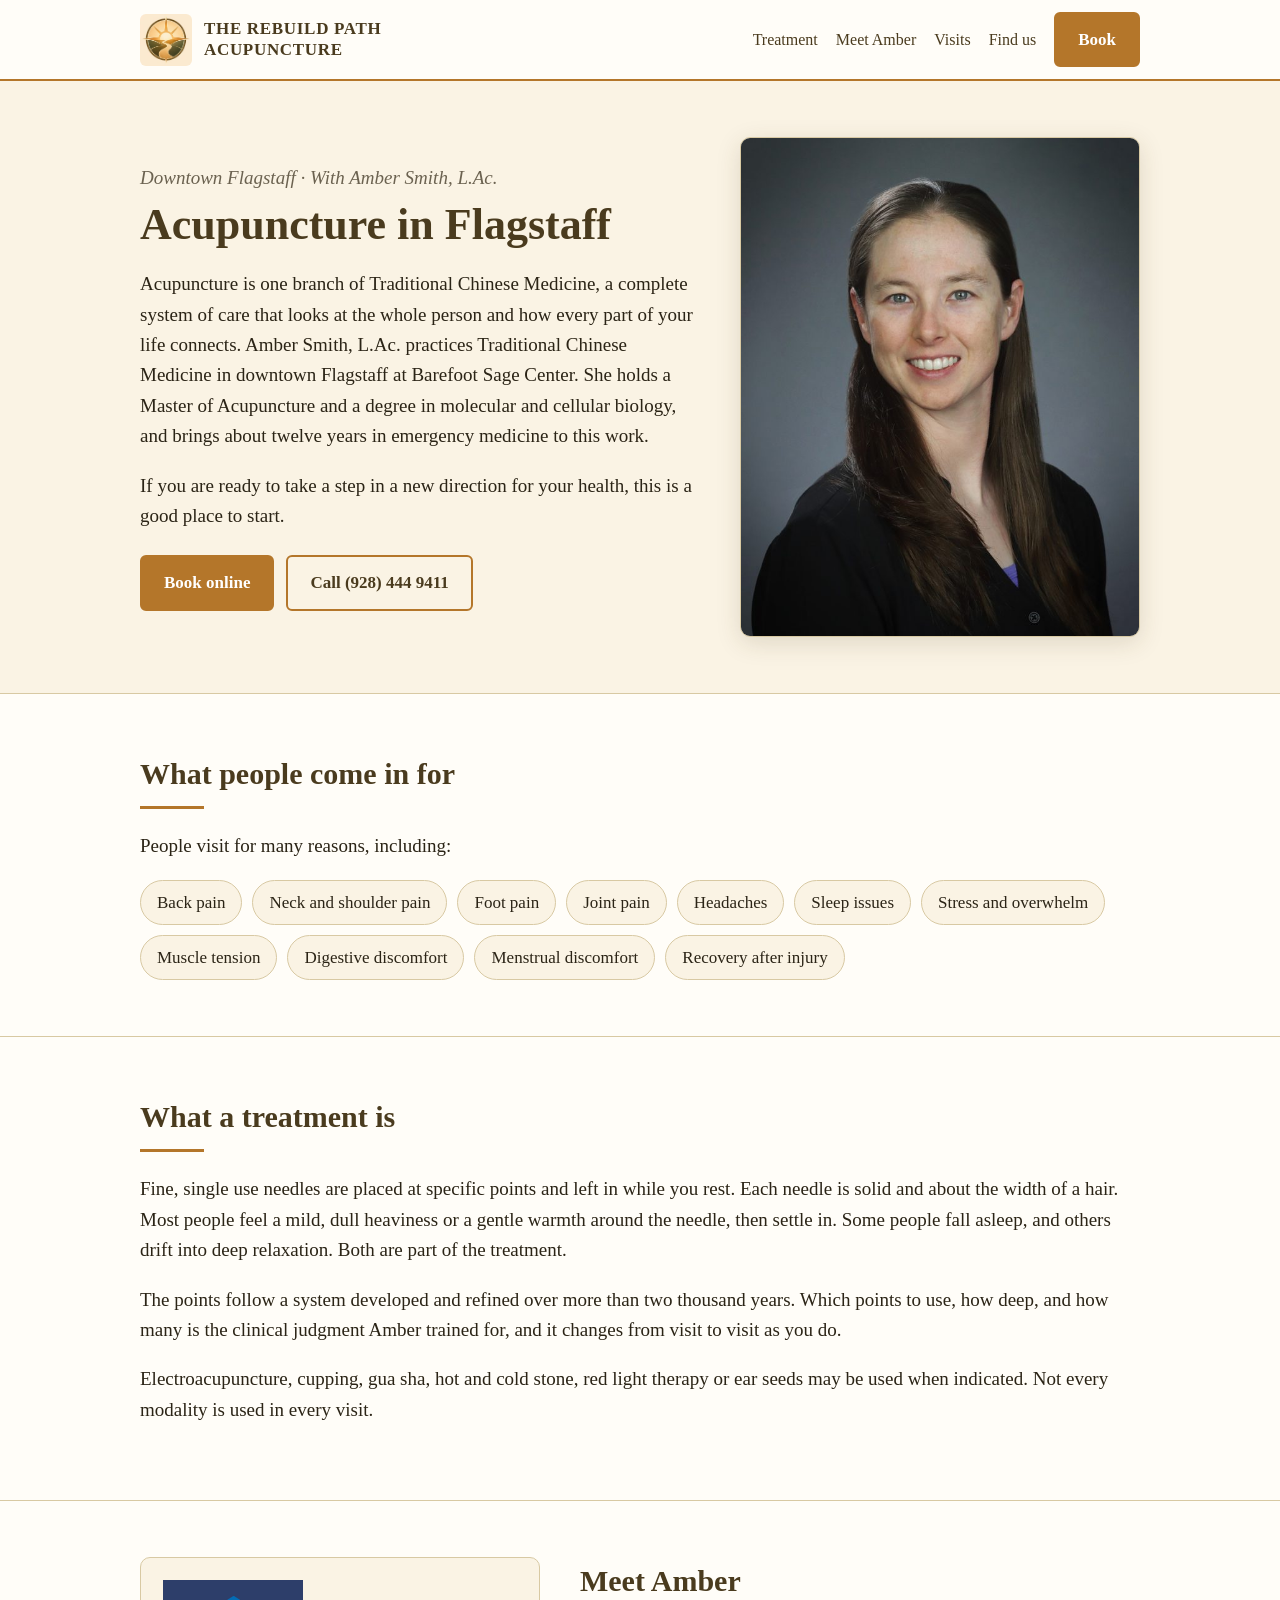
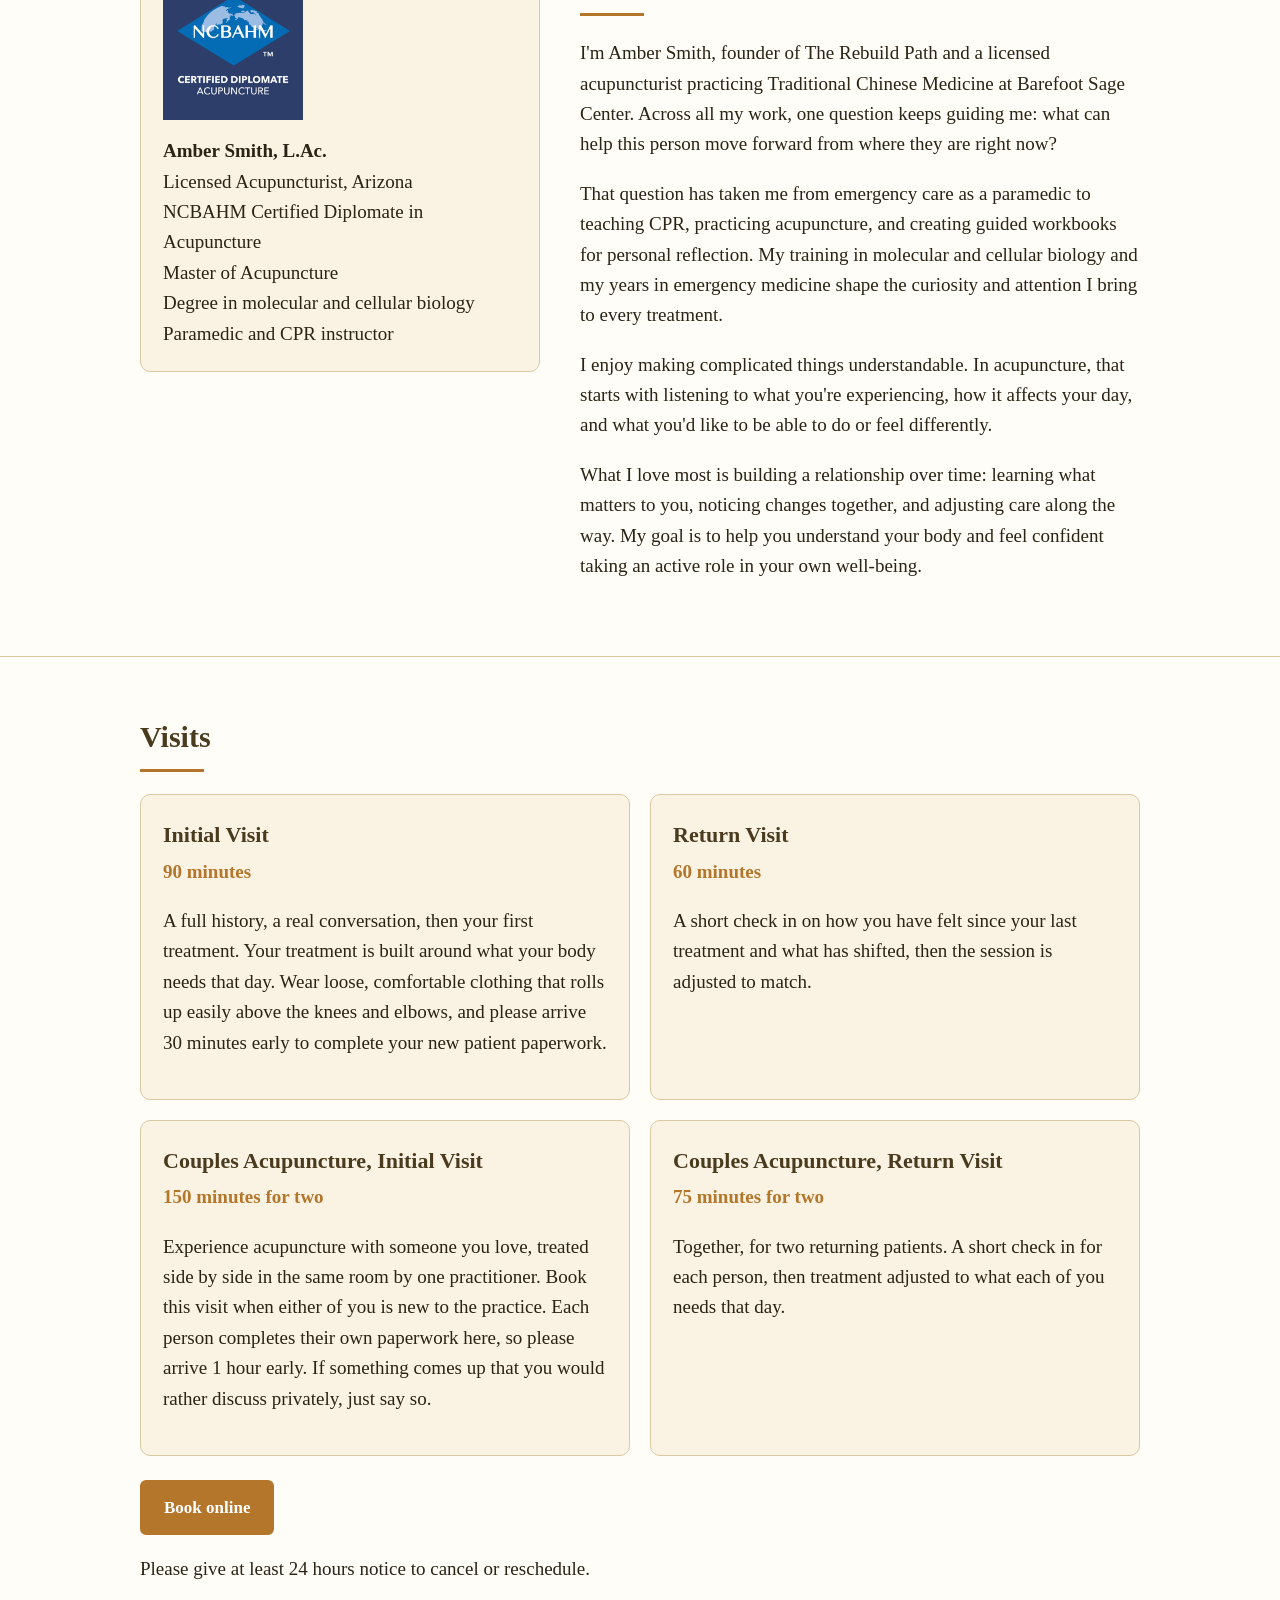
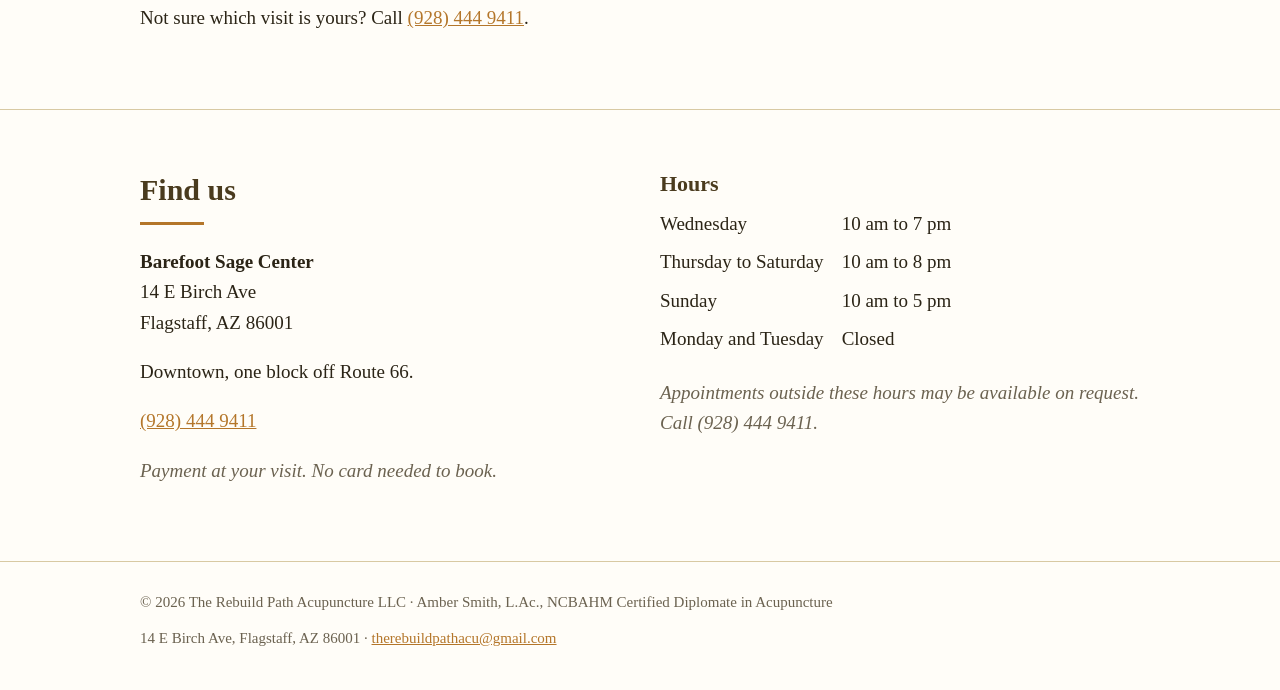
<file: index.html>
<!doctype html>
<html lang="en">
<head>
<meta charset="utf-8">
<meta name="viewport" content="width=device-width, initial-scale=1">
<title>Acupuncture in Flagstaff, AZ | Amber Smith, L.Ac. | The Rebuild Path Acupuncture</title>
<meta name="description" content="Acupuncture and Traditional Chinese Medicine in downtown Flagstaff with Amber Smith, L.Ac., at Barefoot Sage Center. People come in for back pain, neck pain, headaches, sleep issues, stress and more. Call (928) 444 9411.">
<meta property="og:title" content="The Rebuild Path Acupuncture | Flagstaff, AZ">
<meta property="og:description" content="Acupuncture and Traditional Chinese Medicine in downtown Flagstaff with Amber Smith, L.Ac.">
<meta property="og:image" content="images/amber-smith-acupuncturist.jpg">
<meta property="og:type" content="website">
<link rel="icon" href="images/logo.jpg">
<script type="application/ld+json">
{
  "@context": "https://schema.org",
  "@type": "MedicalBusiness",
  "name": "The Rebuild Path Acupuncture",
  "description": "Acupuncture and Traditional Chinese Medicine with Amber Smith, L.Ac., at Barefoot Sage Center in downtown Flagstaff.",
  "image": "images/amber-smith-acupuncturist.jpg",
  "telephone": "+1-928-444-9411",
  "email": "therebuildpathacu@gmail.com",
  "address": {
    "@type": "PostalAddress",
    "streetAddress": "14 E Birch Ave",
    "addressLocality": "Flagstaff",
    "addressRegion": "AZ",
    "postalCode": "86001",
    "addressCountry": "US"
  },
  "openingHoursSpecification": [
    {"@type": "OpeningHoursSpecification", "dayOfWeek": "Wednesday", "opens": "10:00", "closes": "19:00"},
    {"@type": "OpeningHoursSpecification", "dayOfWeek": ["Thursday", "Friday", "Saturday"], "opens": "10:00", "closes": "20:00"},
    {"@type": "OpeningHoursSpecification", "dayOfWeek": "Sunday", "opens": "10:00", "closes": "17:00"}
  ],
  "medicalSpecialty": "Acupuncture",
  "founder": {"@type": "Person", "name": "Amber Smith", "honorificSuffix": "L.Ac."}
}
</script>
<style>
:root{
  --text:#2B2416; --head:#4A3B1E; --muted:#6B6250; --gold:#B4762A; --line:#D8C9A3; --cream:#FAF3E4; --page:#FFFDF8;
}
*{box-sizing:border-box}
html{scroll-behavior:smooth}
body{margin:0;background:var(--page);color:var(--text);font-family:"Liberation Serif","Times New Roman",Times,Georgia,serif;font-size:19px;line-height:1.6}
a{color:var(--gold)}
img{max-width:100%;height:auto;display:block}
.wrap{max-width:1040px;margin:0 auto;padding:0 20px}
header{border-bottom:2px solid var(--gold);background:var(--page);position:sticky;top:0;z-index:5}
.bar{display:flex;align-items:center;justify-content:space-between;gap:16px;padding:12px 20px;max-width:1040px;margin:0 auto}
.brand{display:flex;align-items:center;gap:12px;text-decoration:none;color:var(--head)}
.brand img{width:52px;height:52px;border-radius:6px}
.brand span{font-weight:bold;letter-spacing:.04em;font-size:17px;line-height:1.2}
nav{display:flex;align-items:center;gap:18px}
nav a{color:var(--head);text-decoration:none;font-size:16px}
nav .links{display:flex;gap:18px}
.btn{display:inline-block;background:var(--gold);color:#fff;text-decoration:none;padding:12px 22px;border-radius:6px;font-weight:bold;font-size:17px;border:2px solid var(--gold)}
.btn.ghost{background:transparent;color:var(--head);border-color:var(--gold)}
.btn:hover{filter:brightness(.95)}
.hero{background:var(--cream);border-bottom:1px solid var(--line)}
.hero .wrap{display:grid;grid-template-columns:1.4fr 1fr;gap:40px;align-items:center;padding-top:56px;padding-bottom:56px}
.eyebrow{color:var(--muted);font-style:italic;margin:0 0 6px}
h1{color:var(--head);font-size:44px;line-height:1.15;margin:0 0 18px}
h2{color:var(--head);font-size:30px;margin:0 0 8px}
h2+.rule{width:64px;height:3px;background:var(--gold);margin:0 0 22px;border:0}
h3{color:var(--head);font-size:22px;margin:0 0 4px}
.actions{display:flex;flex-wrap:wrap;gap:12px;margin-top:24px}
.hero img{border-radius:10px;border:1px solid var(--line);box-shadow:0 6px 24px rgba(74,59,30,.15)}
section{padding:56px 0;border-bottom:1px solid var(--line)}
.chips{display:flex;flex-wrap:wrap;gap:10px;list-style:none;padding:0;margin:0}
.chips li{background:var(--cream);border:1px solid var(--line);border-radius:999px;padding:8px 16px;font-size:17px}
.two{display:grid;grid-template-columns:1fr 1.4fr;gap:40px;align-items:start}
.badge{width:140px;margin-top:20px}
.visits{display:grid;grid-template-columns:1fr 1fr;gap:20px}
.card{background:var(--cream);border:1px solid var(--line);border-radius:10px;padding:22px}
.len{color:var(--gold);font-weight:bold;margin:0 0 10px}
.note{color:var(--muted);font-style:italic}
.find{display:grid;grid-template-columns:1fr 1fr;gap:40px}
table.hours{border-collapse:collapse}
table.hours td{padding:4px 18px 4px 0}
footer{padding:28px 0 40px;color:var(--muted);font-size:15px}
footer .wrap{display:flex;flex-wrap:wrap;justify-content:space-between;gap:12px}
@media (max-width:820px){
  nav .links{display:none}
  .hero .wrap,.two,.visits,.find{grid-template-columns:1fr}
  .hero img{max-width:360px}
  h1{font-size:34px}
  body{font-size:18px}
  .brand span{font-size:15px}
}
</style>
</head>
<body>

<header>
  <div class="bar">
    <a class="brand" href="#top"><img src="images/logo.jpg" alt="The Rebuild Path Acupuncture logo"><span>THE REBUILD PATH<br>ACUPUNCTURE</span></a>
    <nav>
      <div class="links"><a href="#treatment">Treatment</a><a href="#amber">Meet Amber</a><a href="#visits">Visits</a><a href="#find">Find us</a></div>
      <a class="btn" href="https://app.acuityscheduling.com/schedule.php?owner=39409020&amp;calendarID=14435236">Book</a>
    </nav>
  </div>
</header>

<main id="top">
<div class="hero">
  <div class="wrap">
    <div>
      <p class="eyebrow">Downtown Flagstaff · With Amber Smith, L.Ac.</p>
      <h1>Acupuncture in Flagstaff</h1>
      <p>Acupuncture is one branch of Traditional Chinese Medicine, a complete system of care that looks at the whole person and how every part of your life connects. Amber Smith, L.Ac. practices Traditional Chinese Medicine in downtown Flagstaff at Barefoot Sage Center. She holds a Master of Acupuncture and a degree in molecular and cellular biology, and brings about twelve years in emergency medicine to this work.</p>
      <p>If you are ready to take a step in a new direction for your health, this is a good place to start.</p>
      <div class="actions">
        <a class="btn" href="https://app.acuityscheduling.com/schedule.php?owner=39409020&amp;calendarID=14435236">Book online</a>
        <a class="btn ghost" href="tel:+19284449411">Call (928) 444 9411</a>
      </div>
    </div>
    <img src="images/amber-smith-acupuncturist.jpg" alt="Amber Smith, licensed acupuncturist in Flagstaff" width="640" height="800">
  </div>
</div>

<section>
  <div class="wrap">
    <h2>What people come in for</h2><hr class="rule">
    <p>People visit for many reasons, including:</p>
    <ul class="chips">
      <li>Back pain</li><li>Neck and shoulder pain</li><li>Foot pain</li><li>Joint pain</li><li>Headaches</li><li>Sleep issues</li><li>Stress and overwhelm</li><li>Muscle tension</li><li>Digestive discomfort</li><li>Menstrual discomfort</li><li>Recovery after injury</li>
    </ul>
  </div>
</section>

<section id="treatment">
  <div class="wrap">
    <h2>What a treatment is</h2><hr class="rule">
    <p>Fine, single use needles are placed at specific points and left in while you rest. Each needle is solid and about the width of a hair. Most people feel a mild, dull heaviness or a gentle warmth around the needle, then settle in. Some people fall asleep, and others drift into deep relaxation. Both are part of the treatment.</p>
    <p>The points follow a system developed and refined over more than two thousand years. Which points to use, how deep, and how many is the clinical judgment Amber trained for, and it changes from visit to visit as you do.</p>
    <p>Electroacupuncture, cupping, gua sha, hot and cold stone, red light therapy or ear seeds may be used when indicated. Not every modality is used in every visit.</p>
  </div>
</section>

<section id="amber">
  <div class="wrap two">
    <div>
      <div class="card">
        <img class="badge" style="margin:0 0 16px" src="images/ncbahm-certified-diplomate.png" alt="NCBAHM Certified Diplomate in Acupuncture" width="240" height="240" loading="lazy">
        <p style="margin:0"><strong>Amber Smith, L.Ac.</strong><br>Licensed Acupuncturist, Arizona<br>NCBAHM Certified Diplomate in Acupuncture<br>Master of Acupuncture<br>Degree in molecular and cellular biology<br>Paramedic and CPR instructor</p>
      </div>
    </div>
    <div>
      <h2>Meet Amber</h2><hr class="rule">
      <p>I'm Amber Smith, founder of The Rebuild Path and a licensed acupuncturist practicing Traditional Chinese Medicine at Barefoot Sage Center. Across all my work, one question keeps guiding me: what can help this person move forward from where they are right now?</p>
      <p>That question has taken me from emergency care as a paramedic to teaching CPR, practicing acupuncture, and creating guided workbooks for personal reflection. My training in molecular and cellular biology and my years in emergency medicine shape the curiosity and attention I bring to every treatment.</p>
      <p>I enjoy making complicated things understandable. In acupuncture, that starts with listening to what you're experiencing, how it affects your day, and what you'd like to be able to do or feel differently.</p>
      <p>What I love most is building a relationship over time: learning what matters to you, noticing changes together, and adjusting care along the way. My goal is to help you understand your body and feel confident taking an active role in your own well-being.</p>
    </div>
  </div>
</section>

<section id="visits">
  <div class="wrap">
    <h2>Visits</h2><hr class="rule">
    <div class="visits">
      <div class="card">
        <h3>Initial Visit</h3><p class="len">90 minutes</p>
        <p>A full history, a real conversation, then your first treatment. Your treatment is built around what your body needs that day. Wear loose, comfortable clothing that rolls up easily above the knees and elbows, and please arrive 30 minutes early to complete your new patient paperwork.</p>
      </div>
      <div class="card">
        <h3>Return Visit</h3><p class="len">60 minutes</p>
        <p>A short check in on how you have felt since your last treatment and what has shifted, then the session is adjusted to match.</p>
      </div>
      <div class="card">
        <h3>Couples Acupuncture, Initial Visit</h3><p class="len">150 minutes for two</p>
        <p>Experience acupuncture with someone you love, treated side by side in the same room by one practitioner. Book this visit when either of you is new to the practice. Each person completes their own paperwork here, so please arrive 1 hour early. If something comes up that you would rather discuss privately, just say so.</p>
      </div>
      <div class="card">
        <h3>Couples Acupuncture, Return Visit</h3><p class="len">75 minutes for two</p>
        <p>Together, for two returning patients. A short check in for each person, then treatment adjusted to what each of you needs that day.</p>
      </div>
    </div>
    <div class="actions"><a class="btn" href="https://app.acuityscheduling.com/schedule.php?owner=39409020&amp;calendarID=14435236">Book online</a></div>
    <p>Please give at least 24 hours notice to cancel or reschedule.</p>
    <p>Not sure which visit is yours? Call <a href="tel:+19284449411">(928) 444 9411</a>.</p>
  </div>
</section>

<section id="find">
  <div class="wrap find">
    <div>
      <h2>Find us</h2><hr class="rule">
      <p><strong>Barefoot Sage Center</strong><br>14 E Birch Ave<br>Flagstaff, AZ 86001</p>
      <p>Downtown, one block off Route 66.</p>
      <p><a href="tel:+19284449411">(928) 444 9411</a></p>
      <p class="note">Payment at your visit. No card needed to book.</p>
    </div>
    <div>
      <h3>Hours</h3>
      <table class="hours">
        <tr><td>Wednesday</td><td>10 am to 7 pm</td></tr>
        <tr><td>Thursday to Saturday</td><td>10 am to 8 pm</td></tr>
        <tr><td>Sunday</td><td>10 am to 5 pm</td></tr>
        <tr><td>Monday and Tuesday</td><td>Closed</td></tr>
      </table>
      <p class="note">Appointments outside these hours may be available on request. Call (928) 444 9411.</p>
    </div>
  </div>
</section>
</main>

<footer>
  <div class="wrap">
    <span>© 2026 The Rebuild Path Acupuncture LLC · Amber Smith, L.Ac., NCBAHM Certified Diplomate in Acupuncture</span>
    <span>14 E Birch Ave, Flagstaff, AZ 86001 · <a href="mailto:therebuildpathacu@gmail.com">therebuildpathacu@gmail.com</a></span>
  </div>
</footer>

</body>
</html>
</file>
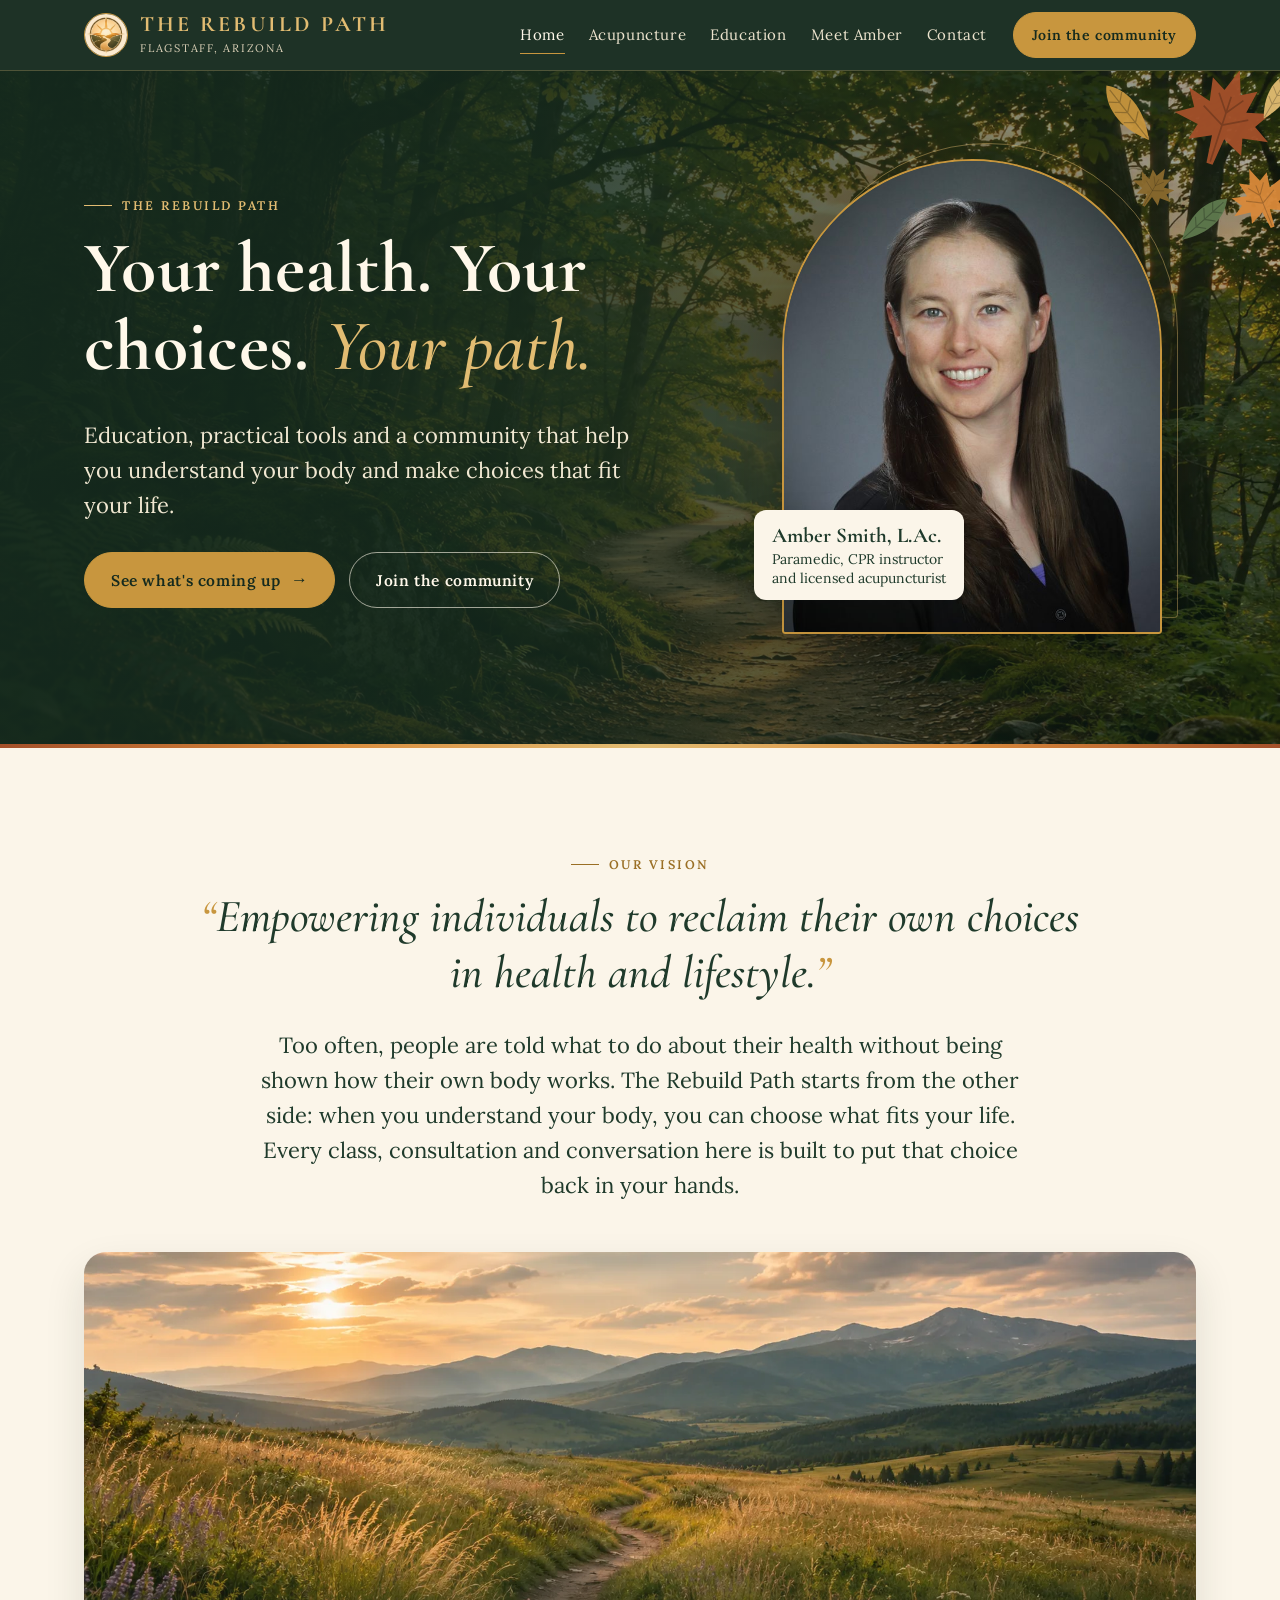
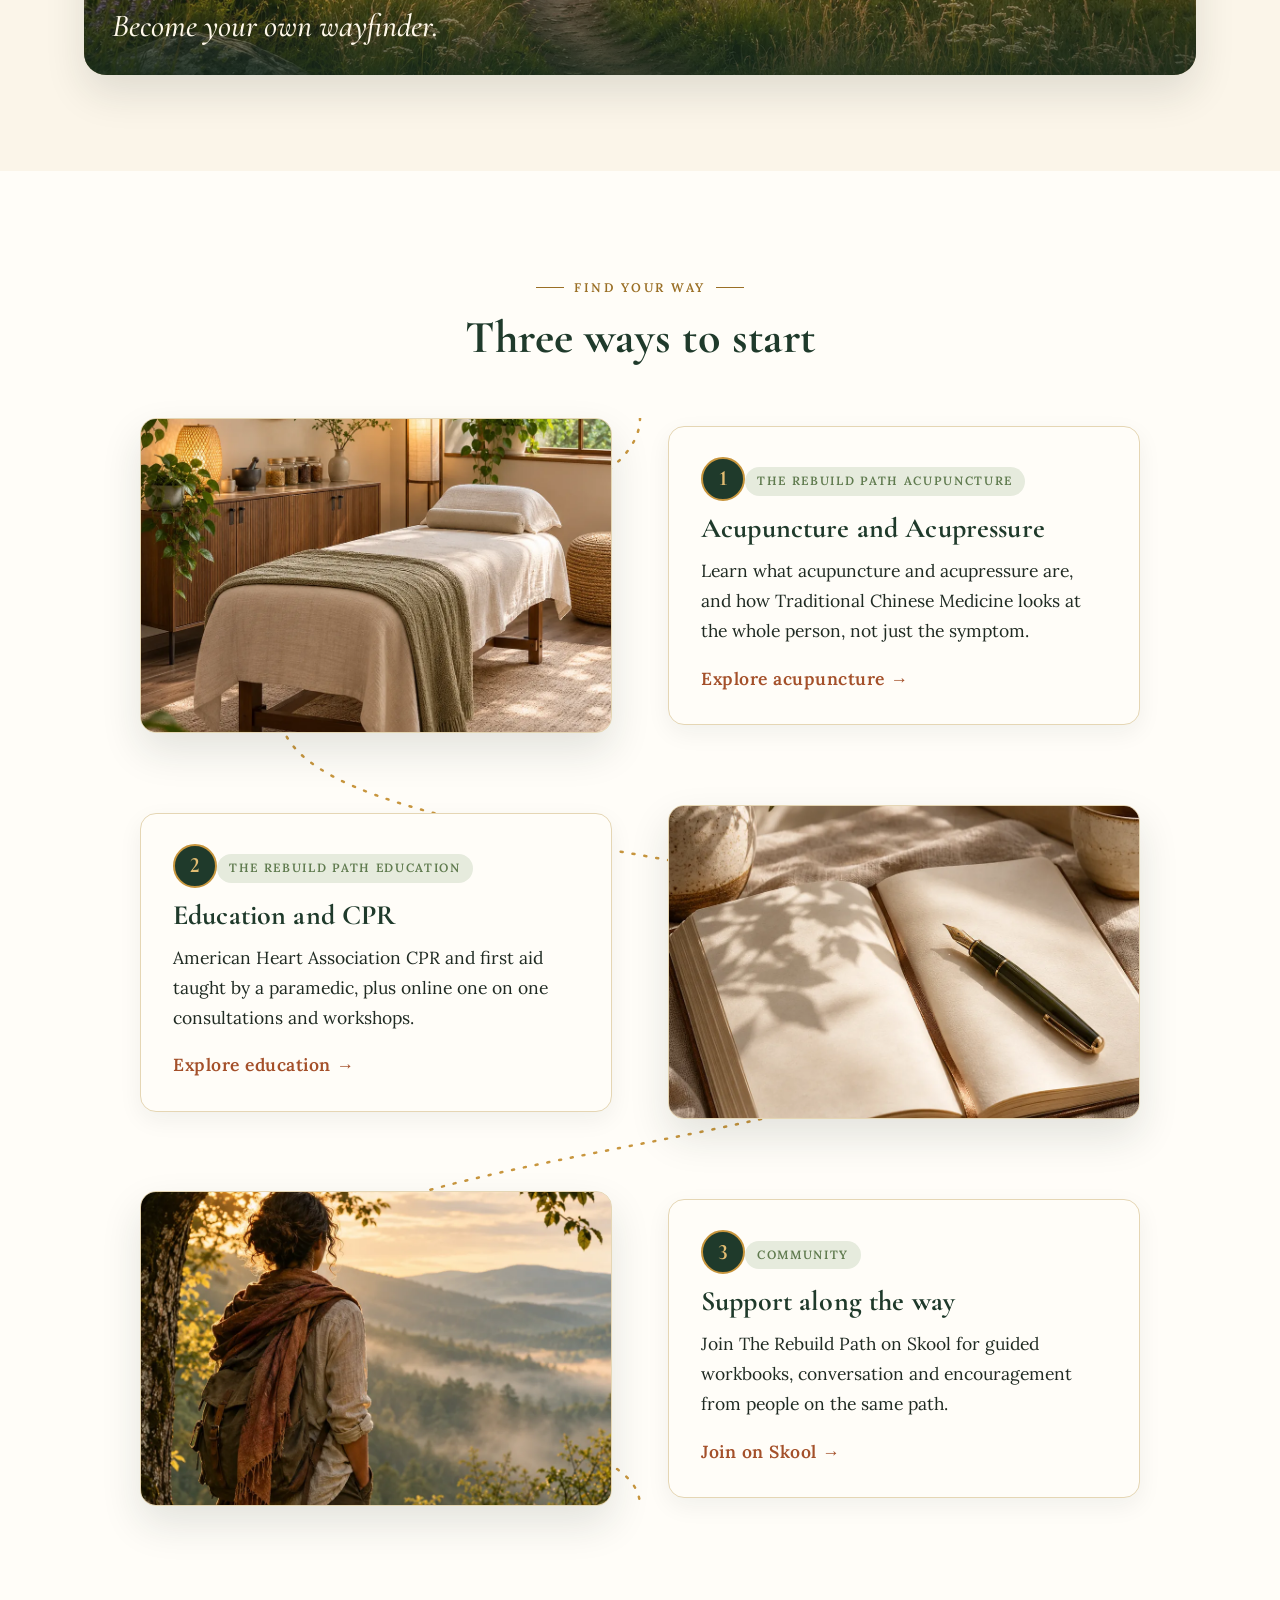
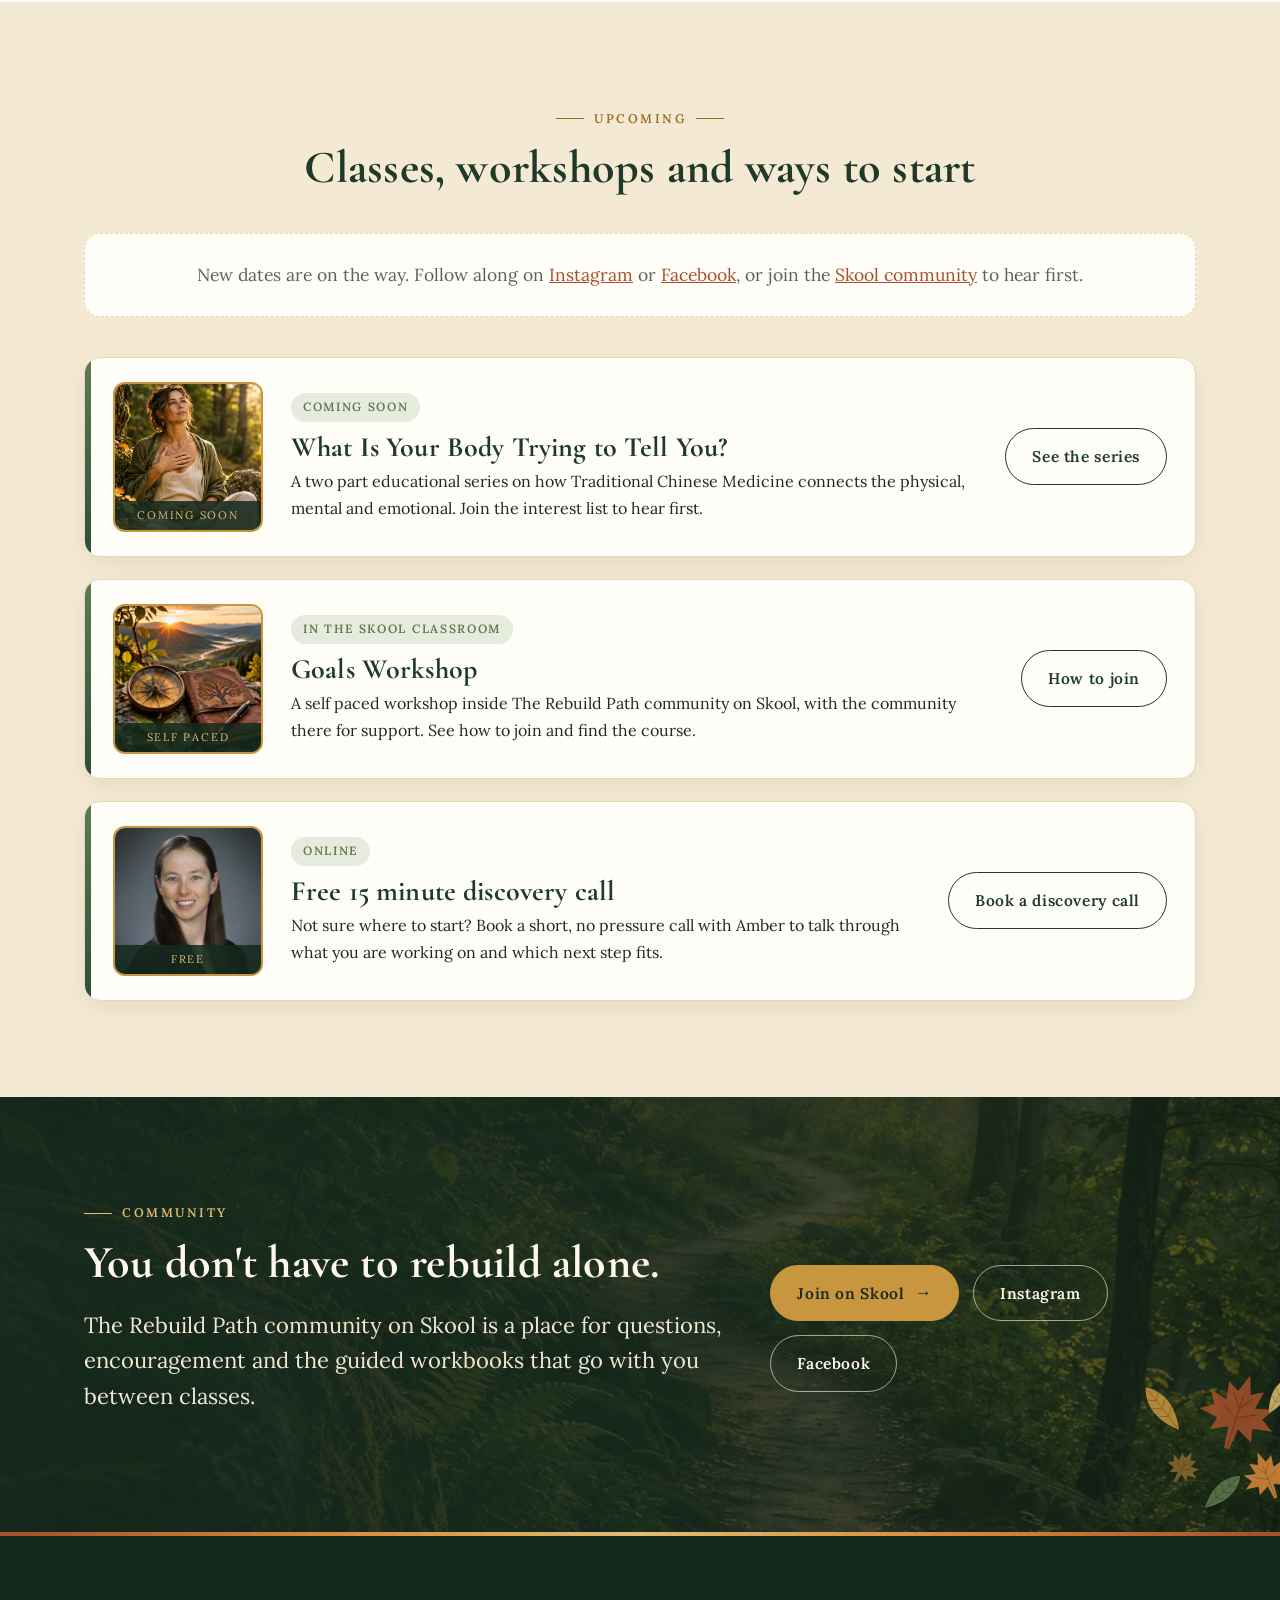
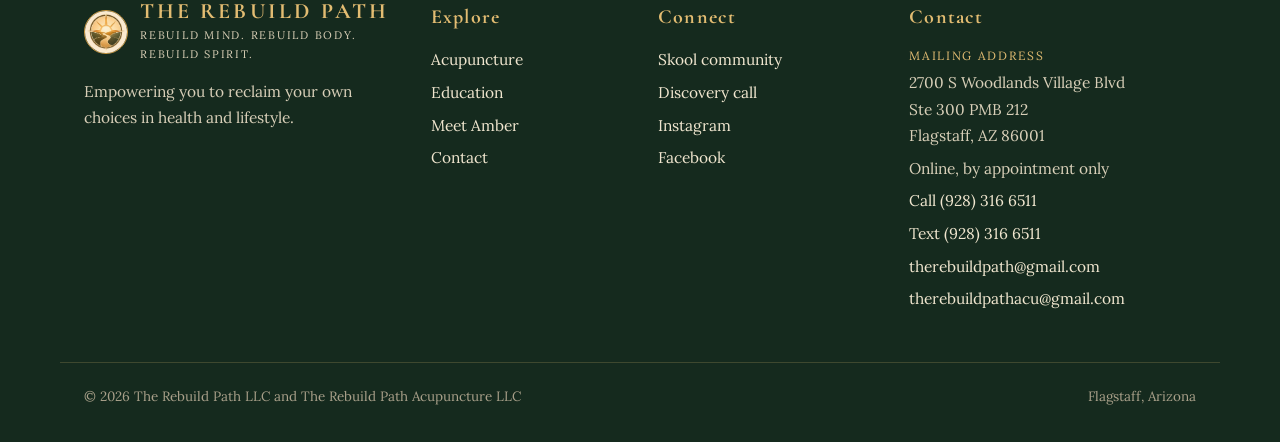
<file: public/index.html>
<!doctype html>
<html lang="en">
<head>
<meta charset="utf-8">
<meta name="viewport" content="width=device-width, initial-scale=1">
<meta name="google-site-verification" content="A9I97ulmOd-KFU6-9-u8Sgs333k6SVJPT_6PX_2Ohlo">
<title>The Rebuild Path | Acupressure, CPR and Education in Flagstaff, AZ</title>
<meta name="description" content="The Rebuild Path empowers you to reclaim your own choices in health and lifestyle, with acupressure education, CPR training and community support from Amber Smith, L.Ac., in Flagstaff, Arizona.">
<meta property="og:title" content="The Rebuild Path | Acupressure, CPR and Education in Flagstaff, AZ">
<meta property="og:description" content="The Rebuild Path empowers you to reclaim your own choices in health and lifestyle, with acupressure education, CPR training and community support from Amber Smith, L.Ac., in Flagstaff, Arizona.">
<meta property="og:image" content="images/amber-smith-acupuncturist.jpg">
<meta name="theme-color" content="#152A1E">
<link rel="icon" href="images/logo.jpg">
<link rel="preload" href="fonts/CormorantGaramond-700.ttf" as="font" type="font/ttf" crossorigin>
<link rel="stylesheet" href="styles.css">
<script type="application/ld+json">
{"@context":"https://schema.org","@type":"Organization","name":"The Rebuild Path",
"description":"Education, CPR training and acupressure coaching in Flagstaff, Arizona, with Amber Smith, L.Ac.",
"logo":"images/logo.jpg","telephone":"+1-928-316-6511","email":"therebuildpath@gmail.com",
"areaServed":"Flagstaff, Arizona","sameAs":["https://www.instagram.com/therebuildpath/","https://www.facebook.com/profile.php?id=61582631524025","https://www.skool.com/the-rebuild-path-6648/about"],
"founder":{"@type":"Person","name":"Amber Smith","honorificSuffix":"L.Ac."}}
</script>
</head>
<body>
<svg width="0" height="0" style="position:absolute" aria-hidden="true"><defs><symbol id="leaf" viewBox="0 0 40 80"><path d="M20 2 C35 18 39 46 20 78 C1 46 5 18 20 2 Z"/><path d="M20 8 V76 M20 26 L29 18 M20 26 L11 18 M20 40 L31 31 M20 40 L9 31 M20 54 L30 46 M20 54 L10 46" stroke="rgba(0,0,0,.25)" stroke-width="1.4" fill="none"/></symbol><symbol id="maple" viewBox="0 0 100 100"><path d="M50 4 L58 26 L72 18 L68 40 L90 34 L80 50 L96 60 L72 64 L76 80 L56 70 L53 96 L47 96 L44 70 L24 80 L28 64 L4 60 L20 50 L10 34 L32 40 L28 18 L42 26 Z"/><path d="M50 30 V94 M50 58 L72 46 M50 58 L28 46 M50 46 L62 30 M50 46 L38 30" stroke="rgba(0,0,0,.22)" stroke-width="1.6" fill="none"/></symbol></defs></svg>
<header class="site">
  <div class="bar">
    <a class="brand" href="/"><img src="images/logo.jpg" alt="" width="44" height="44"><span><b>THE REBUILD PATH</b><small>Flagstaff, Arizona</small></span></a>
    <button class="menu-btn" aria-expanded="false" aria-controls="mainnav">Menu</button>
    <nav class="main" id="mainnav" aria-label="Main"><a href="/" class="on" aria-current="page">Home</a><a href="/acupuncture">Acupuncture</a><a href="/education">Education</a><a href="/about">Meet Amber</a><a href="/contact">Contact</a></nav>
    <a class="btn gold small" href="https://www.skool.com/the-rebuild-path-6648/about">Join the community</a>
  </div>
</header>
<main>

<section class="hero dark photo" style="--bg:url(images/01-home-hero-forest-path.webp)">
  <svg class="leafs" viewBox="0 0 300 240" aria-hidden="true">
  <use href="#maple" x="170" y="10" width="100" height="100" fill="#A4502A" transform="rotate(18 220 60)"/>
  <use href="#leaf" x="112" y="22" width="34" height="68" fill="#C8963E" transform="rotate(-38 129 56)"/>
  <use href="#maple" x="222" y="104" width="64" height="64" fill="#D9893A" transform="rotate(-22 254 136)"/>
  <use href="#leaf" x="186" y="126" width="30" height="60" fill="#5F7A4E" transform="rotate(48 201 156)"/>
  <use href="#leaf" x="256" y="14" width="26" height="52" fill="#E2BC72" transform="rotate(30 269 40)"/>
  <use href="#maple" x="132" y="104" width="44" height="44" fill="#8A6A2E" transform="rotate(30 154 126)"/>
</svg>
  <div class="wrap">
    <div>
      <p class="eyebrow">The Rebuild Path</p>
      <h1>Your health. Your choices. <em>Your path.</em></h1>
      <p class="lead">Education, practical tools and a community that help you understand your body and make choices that fit your life.</p>
      <div class="actions"><a class="btn gold arrow" href="#upcoming">See what's coming up</a><a class="btn ghost" href="https://www.skool.com/the-rebuild-path-6648/about">Join the community</a></div>
    </div>
    <div class="arch">
      <div class="frame"><img src="images/amber-smith-acupuncturist.jpg" alt="Amber Smith, L.Ac." width="640" height="800"></div>
      <div class="cap"><b>Amber Smith, L.Ac.</b>Paramedic, CPR instructor<br>and licensed acupuncturist</div>
    </div>
  </div>
</section>
<div class="rule"></div>

<section class="vision cream">
  <div class="wrap">
    <p class="eyebrow">Our vision</p>
    <blockquote>Empowering individuals to reclaim their own choices in health and lifestyle.</blockquote>
    <p class="lead narrow" style="margin:0 auto">Too often, people are told what to do about their health without being shown how their own body works. The Rebuild Path starts from the other side: when you understand your body, you can choose what fits your life. Every class, consultation and conversation here is built to put that choice back in your hands.</p>
    <figure class="wide"><img src="images/02-home-journey-meadow.webp" alt="Open meadow footpath through grasses toward distant mountains" width="1672" height="941" loading="lazy"><figcaption>Become your own wayfinder.</figcaption></figure>
  </div>
</section>

<section>
  <div class="wrap">
    <div class="center"><p class="eyebrow">Find your way</p><h2>Three ways to start</h2></div>
    <div class="trail">
      <svg class="line" viewBox="0 0 1000 1200" preserveAspectRatio="none" aria-hidden="true">
  <path d="M500 0 C 500 120, 120 160, 140 330 S 880 470, 860 640 S 120 800, 150 960 S 500 1100, 500 1200" fill="none" stroke="#C8963E" stroke-width="2.5" stroke-dasharray="2 10" stroke-linecap="round" vector-effect="non-scaling-stroke"/>
</svg>
      <div class="stop">
        <div class="pic"><img src="images/09-acupuncture-care-ambience.webp" alt="Neutral treatment room with linens and warm natural light" width="1000" height="1250" loading="lazy" style="object-position:center 62%"></div>
        <div class="txt"><span class="marker">1</span><p class="tag">The Rebuild Path Acupuncture</p><h3>Acupuncture and Acupressure</h3><p>Learn what acupuncture and acupressure are, and how Traditional Chinese Medicine looks at the whole person, not just the symptom.</p><a class="more" href="/acupuncture">Explore acupuncture</a></div>
      </div>
      <div class="stop flip">
        <div class="pic"><img src="images/07-education-learning-journal.webp" alt="Open blank journal, fountain pen, tea, and botanical shadows" width="1000" height="1250" loading="lazy" style="object-position:center 60%"></div>
        <div class="txt"><span class="marker">2</span><p class="tag">The Rebuild Path Education</p><h3>Education and CPR</h3><p>American Heart Association CPR and first aid taught by a paramedic, plus online one on one consultations and workshops.</p><a class="more" href="/education">Explore education</a></div>
      </div>
      <div class="stop">
        <div class="pic"><img src="images/06-personal-growth-overlook.webp" alt="Person viewed from behind looking over a mountain valley" width="1000" height="1250" loading="lazy" style="object-position:center 35%"></div>
        <div class="txt"><span class="marker">3</span><p class="tag">Community</p><h3>Support along the way</h3><p>Join The Rebuild Path on Skool for guided workbooks, conversation and encouragement from people on the same path.</p><a class="more" href="https://www.skool.com/the-rebuild-path-6648/about">Join on Skool</a></div>
      </div>
    </div>
  </div>
</section>

<section class="parch" id="upcoming">
  <div class="wrap">
    <div class="center" style="margin-bottom:40px"><p class="eyebrow">Upcoming</p><h2>Classes, workshops and ways to start</h2></div>
    <div class="events" data-events><article class="event" data-ends="2026-11-20T01:15:00Z">
  <div class="date"><small>Thursday</small><b>19</b><span>Nov 2026</span></div>
  <div><p class="tag">Online workshop</p><h3>Acupressure for Seasonal Stress</h3><div class="meta"><span>5:30 pm Arizona time</span><span>45 minutes</span><span>Live online</span></div><p>Learn five acupressure points and a simple breathing practice you can use anywhere, any time stress builds. Take home guide included.</p></div>
  <div><div class="price">$15</div><a class="btn" href="https://square.link/u/eWQnmE1y">Reserve your spot</a></div>
</article>
<p class="empty" data-empty hidden>New dates are on the way. Follow along on <a href="https://www.instagram.com/therebuildpath/">Instagram</a> or <a href="https://www.facebook.com/profile.php?id=61582631524025">Facebook</a>, or join the <a href="https://www.skool.com/the-rebuild-path-6648/about">Skool community</a> to hear first.</p>
<article class="event ongoing">
  <a class="thumb" href="/your-body" aria-label="What Is Your Body Trying to Tell You?"><img src="images/series-meditation.webp" alt="" loading="lazy" style="object-position:center 18%"><span>Coming soon</span></a>
  <div><p class="tag">Coming soon</p><h3><a class="plain stretch" href="/your-body">What Is Your Body Trying to Tell You?</a></h3><p>A two part educational series on how Traditional Chinese Medicine connects the physical, mental and emotional. Join the interest list to hear first.</p></div>
  <div><a class="btn ghost" href="/your-body">See the series</a></div>
</article><article class="event ongoing">
  <a class="thumb" href="/education#goals" aria-label="Goals Workshop"><img src="images/goals-compass-journal.webp" alt="" loading="lazy" style="object-position:center 60%"><span>Self paced</span></a>
  <div><p class="tag">In the Skool classroom</p><h3><a class="plain stretch" href="/education#goals">Goals Workshop</a></h3><p>A self paced workshop inside The Rebuild Path community on Skool, with the community there for support. See how to join and find the course.</p></div>
  <div><a class="btn ghost" href="/education#goals">How to join</a></div>
</article><article class="event ongoing">
  <a class="thumb" href="https://calendly.com/ambersmith2008/discovery" aria-label="Free 15 minute discovery call"><img src="images/amber-smith-acupuncturist.jpg" alt="" loading="lazy" style="object-position:center 20%"><span>Free</span></a>
  <div><p class="tag">Online</p><h3><a class="plain stretch" href="https://calendly.com/ambersmith2008/discovery">Free 15 minute discovery call</a></h3><p>Not sure where to start? Book a short, no pressure call with Amber to talk through what you are working on and which next step fits.</p></div>
  <div><a class="btn ghost" href="https://calendly.com/ambersmith2008/discovery">Book a discovery call</a></div>
</article>
</div>
  </div>
</section>

<section class="community dark photo" style="--bg:url(images/03-journey-forest-trail.webp)">
  <svg class="leafs" style="left:auto;right:-30px;top:auto;bottom:-30px" viewBox="0 0 300 240" aria-hidden="true">
  <use href="#maple" x="170" y="10" width="100" height="100" fill="#A4502A" transform="rotate(18 220 60)"/>
  <use href="#leaf" x="112" y="22" width="34" height="68" fill="#C8963E" transform="rotate(-38 129 56)"/>
  <use href="#maple" x="222" y="104" width="64" height="64" fill="#D9893A" transform="rotate(-22 254 136)"/>
  <use href="#leaf" x="186" y="126" width="30" height="60" fill="#5F7A4E" transform="rotate(48 201 156)"/>
  <use href="#leaf" x="256" y="14" width="26" height="52" fill="#E2BC72" transform="rotate(30 269 40)"/>
  <use href="#maple" x="132" y="104" width="44" height="44" fill="#8A6A2E" transform="rotate(30 154 126)"/>
</svg>
  <div class="wrap">
    <div><p class="eyebrow">Community</p><h2>You don't have to rebuild alone.</h2><p class="lead">The Rebuild Path community on Skool is a place for questions, encouragement and the guided workbooks that go with you between classes.</p></div>
    <div class="actions" style="justify-content:flex-start"><a class="btn gold arrow" href="https://www.skool.com/the-rebuild-path-6648/about">Join on Skool</a><a class="btn ghost" href="https://www.instagram.com/therebuildpath/">Instagram</a><a class="btn ghost" href="https://www.facebook.com/profile.php?id=61582631524025">Facebook</a></div>
  </div>
</section>

</main>
<div class="rule"></div>
<footer class="site">
  <div class="wrap foot">
    <div>
      <a class="brand" href="/"><img src="images/logo.jpg" alt="" width="44" height="44"><span><b>THE REBUILD PATH</b><small>Rebuild Mind. Rebuild Body. Rebuild Spirit.</small></span></a>
      <p>Empowering you to reclaim your own choices in health and lifestyle.</p>
    </div>
    <div><h4>Explore</h4><p><a href="/acupuncture">Acupuncture</a></p><p><a href="/education">Education</a></p><p><a href="/about">Meet Amber</a></p><p><a href="/contact">Contact</a></p></div>
    <div><h4>Connect</h4><p><a href="https://www.skool.com/the-rebuild-path-6648/about">Skool community</a></p><p><a href="https://calendly.com/ambersmith2008/discovery">Discovery call</a></p><p><a href="https://www.instagram.com/therebuildpath/">Instagram</a></p><p><a href="https://www.facebook.com/profile.php?id=61582631524025">Facebook</a></p></div>
    <div><h4>Contact</h4><p class="lbl">Mailing address</p><p>2700 S Woodlands Village Blvd<br>Ste 300 PMB 212<br>Flagstaff, AZ 86001</p><p>Online, by appointment only</p><p><a href="tel:+19283166511">Call (928) 316 6511</a></p><p><a href="sms:+19283166511">Text (928) 316 6511</a></p><p><a href="mailto:therebuildpath@gmail.com">therebuildpath@gmail.com</a></p><p><a href="mailto:therebuildpathacu@gmail.com">therebuildpathacu@gmail.com</a></p></div>
  </div>
  <div class="wrap copy"><span>© 2026 The Rebuild Path LLC and The Rebuild Path Acupuncture LLC</span><span>Flagstaff, Arizona</span></div>
</footer>
<script>
(function(){
  var now=Date.now();
  document.querySelectorAll('[data-events]').forEach(function(box){
    var left=0;
    box.querySelectorAll('.event[data-ends]').forEach(function(ev){
      if(Date.parse(ev.getAttribute('data-ends'))<now){ev.remove();}else{left++;}
    });
    if(!left){var e=box.querySelector('[data-empty]'); if(e) e.hidden=false;}
  });
  document.querySelectorAll('section[data-ends]').forEach(function(sec){if(Date.parse(sec.getAttribute('data-ends'))<now) sec.remove();});
  document.querySelectorAll('form[data-ajax]').forEach(function(f){
    if(!window.fetch) return;
    var st=f.querySelector('.form-status'), er=f.querySelector('.form-error'), btn=f.querySelector('button[type=submit]'), label=btn.textContent, done=document.getElementById(f.getAttribute('data-done'));
    f.addEventListener('submit',function(e){
      e.preventDefault();
      if(f._honey&&f._honey.value) return;
      btn.disabled=true; btn.textContent='Sending, one moment'; if(er) er.hidden=true;
      st.hidden=false; st.textContent=f.getAttribute('data-sending')||'Sending. This can take up to 30 seconds.';
      var data={}; new FormData(f).forEach(function(v,k){data[k]=v;});
      var ctl=window.AbortController?new AbortController():null; var t=setTimeout(function(){if(ctl)ctl.abort();},45000);
      fetch(f.getAttribute('data-ajax'),{method:'POST',headers:{'Content-Type':'application/json','Accept':'application/json'},body:JSON.stringify(data),signal:ctl?ctl.signal:undefined})
        .then(function(r){return r.json().catch(function(){return {};}).then(function(j){return {ok:r.ok,j:j};});})
        .then(function(res){clearTimeout(t); if(res.ok&&String(res.j.success)!=='false'){f.hidden=true; if(done){done.hidden=false; done.focus();}} else {throw new Error('not sent');}})
        .catch(function(){clearTimeout(t); btn.disabled=false; btn.textContent=label; st.hidden=true; if(er) er.hidden=false;});
    });
  });
  window.addEventListener('load',function(){
    if(location.hash.length>1){var el=document.getElementById(location.hash.slice(1)); if(el){var go=function(){el.scrollIntoView({block:'start',behavior:'instant'});}; setTimeout(go,60); setTimeout(go,600);}}
  });
  var b=document.querySelector('.menu-btn'), n=document.querySelector('nav.main');
  if(b&&n){b.addEventListener('click',function(){var o=n.classList.toggle('open');b.setAttribute('aria-expanded',o);});}
})();
</script>
</body>
</html>
</file>
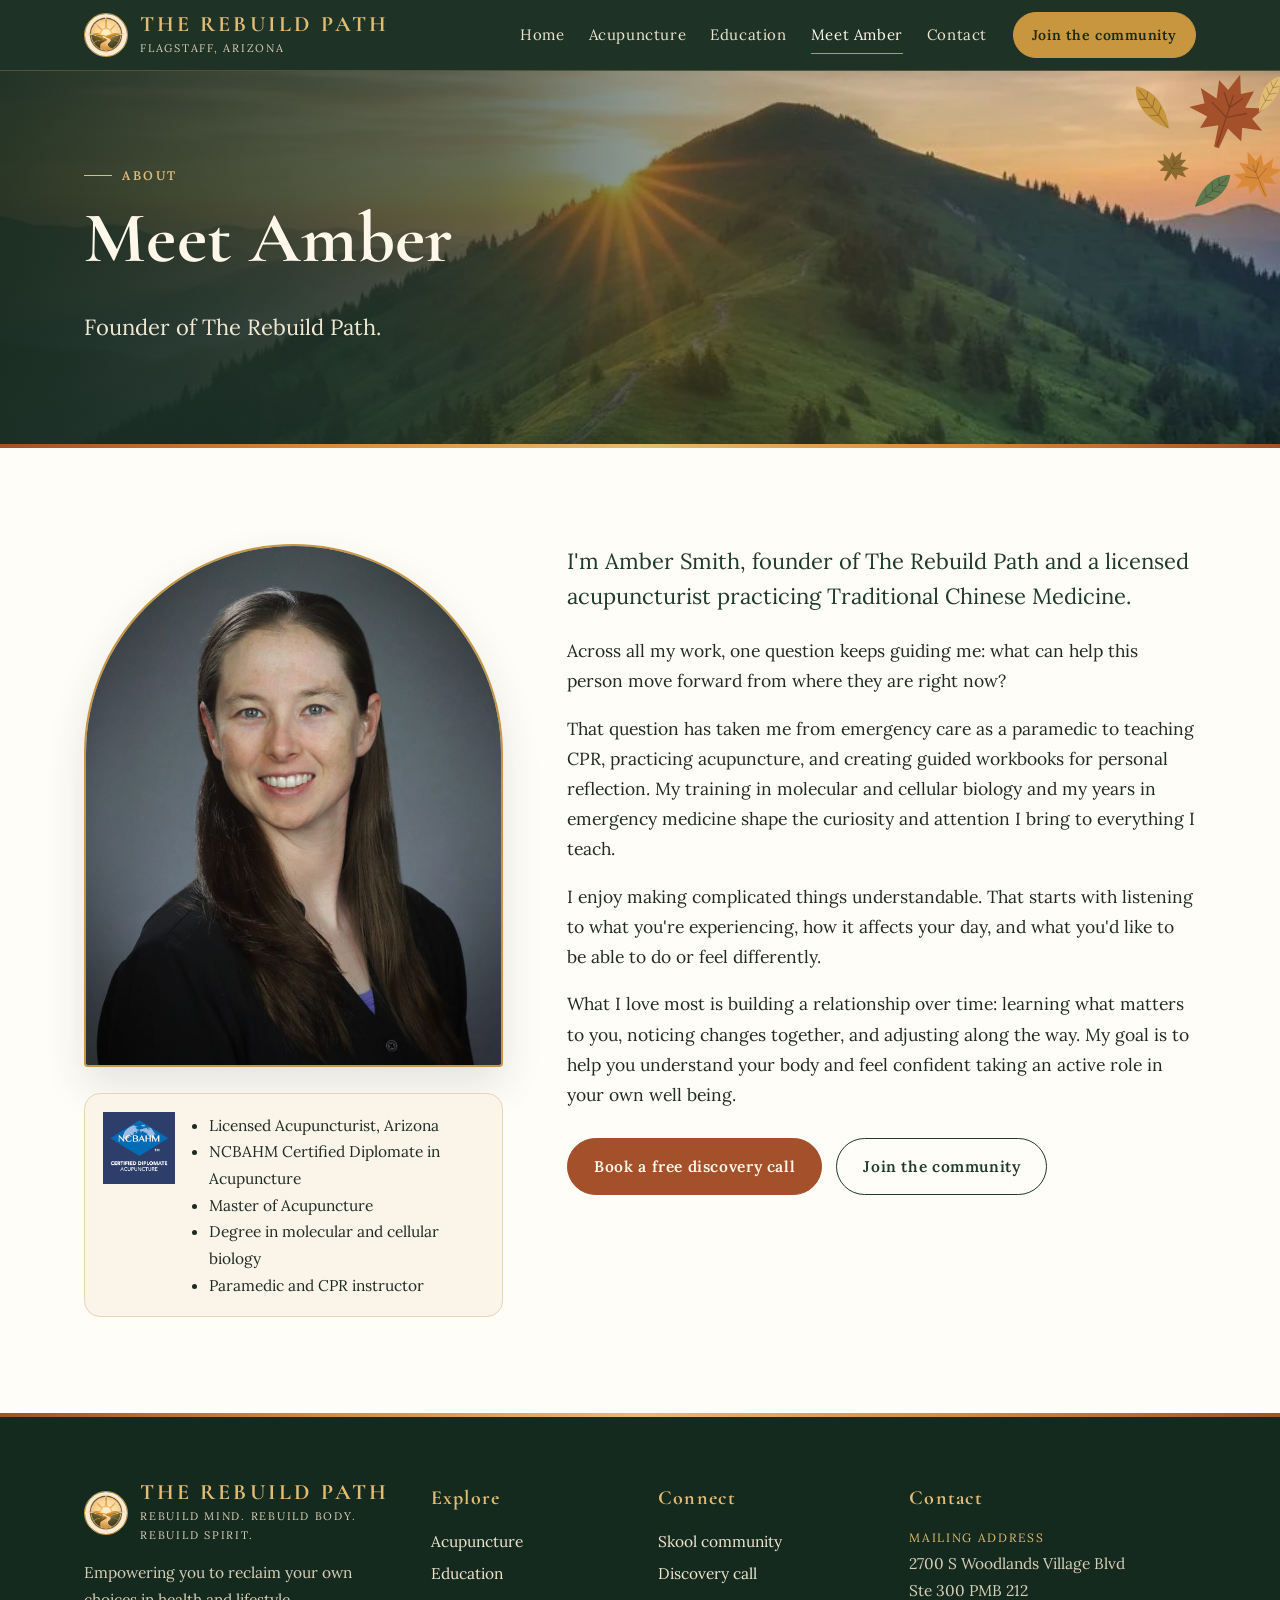
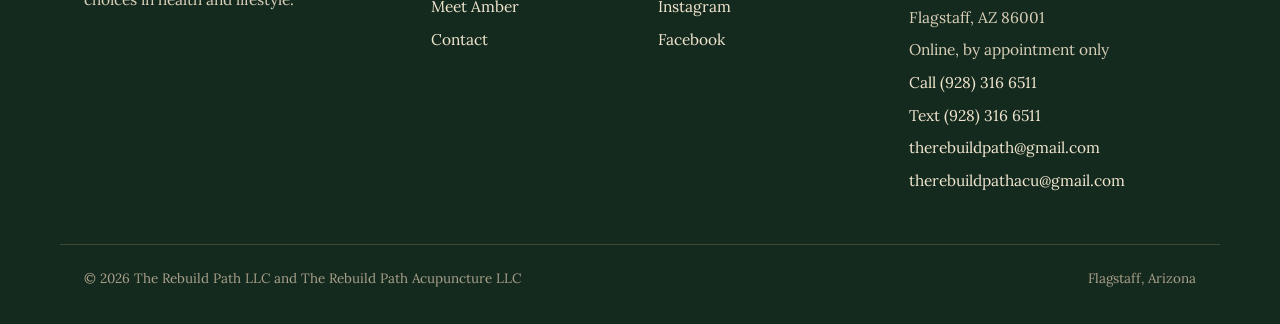
<file: public/about.html>
<!doctype html>
<html lang="en">
<head>
<meta charset="utf-8">
<meta name="viewport" content="width=device-width, initial-scale=1">
<meta name="google-site-verification" content="A9I97ulmOd-KFU6-9-u8Sgs333k6SVJPT_6PX_2Ohlo">
<title>Meet Amber Smith, L.Ac. | Founder of The Rebuild Path, Flagstaff, AZ</title>
<meta name="description" content="Amber Smith, L.Ac., founder of The Rebuild Path, is a licensed acupuncturist, paramedic and CPR instructor in Flagstaff, Arizona.">
<meta property="og:title" content="Meet Amber Smith, L.Ac. | Founder of The Rebuild Path, Flagstaff, AZ">
<meta property="og:description" content="Amber Smith, L.Ac., founder of The Rebuild Path, is a licensed acupuncturist, paramedic and CPR instructor in Flagstaff, Arizona.">
<meta property="og:image" content="images/amber-smith-acupuncturist.jpg">
<meta name="theme-color" content="#152A1E">
<link rel="icon" href="images/logo.jpg">
<link rel="preload" href="fonts/CormorantGaramond-700.ttf" as="font" type="font/ttf" crossorigin>
<link rel="stylesheet" href="styles.css">

</head>
<body>
<svg width="0" height="0" style="position:absolute" aria-hidden="true"><defs><symbol id="leaf" viewBox="0 0 40 80"><path d="M20 2 C35 18 39 46 20 78 C1 46 5 18 20 2 Z"/><path d="M20 8 V76 M20 26 L29 18 M20 26 L11 18 M20 40 L31 31 M20 40 L9 31 M20 54 L30 46 M20 54 L10 46" stroke="rgba(0,0,0,.25)" stroke-width="1.4" fill="none"/></symbol><symbol id="maple" viewBox="0 0 100 100"><path d="M50 4 L58 26 L72 18 L68 40 L90 34 L80 50 L96 60 L72 64 L76 80 L56 70 L53 96 L47 96 L44 70 L24 80 L28 64 L4 60 L20 50 L10 34 L32 40 L28 18 L42 26 Z"/><path d="M50 30 V94 M50 58 L72 46 M50 58 L28 46 M50 46 L62 30 M50 46 L38 30" stroke="rgba(0,0,0,.22)" stroke-width="1.6" fill="none"/></symbol></defs></svg>
<header class="site">
  <div class="bar">
    <a class="brand" href="/"><img src="images/logo.jpg" alt="" width="44" height="44"><span><b>THE REBUILD PATH</b><small>Flagstaff, Arizona</small></span></a>
    <button class="menu-btn" aria-expanded="false" aria-controls="mainnav">Menu</button>
    <nav class="main" id="mainnav" aria-label="Main"><a href="/">Home</a><a href="/acupuncture">Acupuncture</a><a href="/education">Education</a><a href="/about" class="on" aria-current="page">Meet Amber</a><a href="/contact">Contact</a></nav>
    <a class="btn gold small" href="https://www.skool.com/the-rebuild-path-6648/about">Join the community</a>
  </div>
</header>
<main>

<section class="page-head dark photo light" style="--bg:url(images/11-summit-trail-sunrise.webp)">
  <svg class="leafs" viewBox="0 0 300 240" aria-hidden="true">
  <use href="#maple" x="170" y="10" width="100" height="100" fill="#A4502A" transform="rotate(18 220 60)"/>
  <use href="#leaf" x="112" y="22" width="34" height="68" fill="#C8963E" transform="rotate(-38 129 56)"/>
  <use href="#maple" x="222" y="104" width="64" height="64" fill="#D9893A" transform="rotate(-22 254 136)"/>
  <use href="#leaf" x="186" y="126" width="30" height="60" fill="#5F7A4E" transform="rotate(48 201 156)"/>
  <use href="#leaf" x="256" y="14" width="26" height="52" fill="#E2BC72" transform="rotate(30 269 40)"/>
  <use href="#maple" x="132" y="104" width="44" height="44" fill="#8A6A2E" transform="rotate(30 154 126)"/>
</svg>
  <div class="wrap"><p class="eyebrow">About</p><h1>Meet Amber</h1><p class="lead">Founder of The Rebuild Path.</p></div>
</section>
<div class="rule"></div>
<section>
  <div class="wrap about">
    <aside>
      <img class="photo" src="images/amber-smith-acupuncturist.jpg" alt="Amber Smith, L.Ac." width="640" height="800">
      <div class="cred">
        <img src="images/ncbahm-certified-diplomate.png" alt="NCBAHM Certified Diplomate in Acupuncture" width="96" height="96">
        <ul><li>Licensed Acupuncturist, Arizona</li><li>NCBAHM Certified Diplomate in Acupuncture</li><li>Master of Acupuncture</li><li>Degree in molecular and cellular biology</li><li>Paramedic and CPR instructor</li></ul>
      </div>
    </aside>
    <div>
      <p class="lead">I'm Amber Smith, founder of The Rebuild Path and a licensed acupuncturist practicing Traditional Chinese Medicine.</p>
      <p>Across all my work, one question keeps guiding me: what can help this person move forward from where they are right now?</p>
      <p>That question has taken me from emergency care as a paramedic to teaching CPR, practicing acupuncture, and creating guided workbooks for personal reflection. My training in molecular and cellular biology and my years in emergency medicine shape the curiosity and attention I bring to everything I teach.</p>
      <p>I enjoy making complicated things understandable. That starts with listening to what you're experiencing, how it affects your day, and what you'd like to be able to do or feel differently.</p>
      <p>What I love most is building a relationship over time: learning what matters to you, noticing changes together, and adjusting along the way. My goal is to help you understand your body and feel confident taking an active role in your own well being.</p>
      <div class="actions"><a class="btn" href="https://calendly.com/ambersmith2008/discovery">Book a free discovery call</a><a class="btn ghost" href="https://www.skool.com/the-rebuild-path-6648/about">Join the community</a></div>
    </div>
  </div>
</section>

</main>
<div class="rule"></div>
<footer class="site">
  <div class="wrap foot">
    <div>
      <a class="brand" href="/"><img src="images/logo.jpg" alt="" width="44" height="44"><span><b>THE REBUILD PATH</b><small>Rebuild Mind. Rebuild Body. Rebuild Spirit.</small></span></a>
      <p>Empowering you to reclaim your own choices in health and lifestyle.</p>
    </div>
    <div><h4>Explore</h4><p><a href="/acupuncture">Acupuncture</a></p><p><a href="/education">Education</a></p><p><a href="/about">Meet Amber</a></p><p><a href="/contact">Contact</a></p></div>
    <div><h4>Connect</h4><p><a href="https://www.skool.com/the-rebuild-path-6648/about">Skool community</a></p><p><a href="https://calendly.com/ambersmith2008/discovery">Discovery call</a></p><p><a href="https://www.instagram.com/therebuildpath/">Instagram</a></p><p><a href="https://www.facebook.com/profile.php?id=61582631524025">Facebook</a></p></div>
    <div><h4>Contact</h4><p class="lbl">Mailing address</p><p>2700 S Woodlands Village Blvd<br>Ste 300 PMB 212<br>Flagstaff, AZ 86001</p><p>Online, by appointment only</p><p><a href="tel:+19283166511">Call (928) 316 6511</a></p><p><a href="sms:+19283166511">Text (928) 316 6511</a></p><p><a href="mailto:therebuildpath@gmail.com">therebuildpath@gmail.com</a></p><p><a href="mailto:therebuildpathacu@gmail.com">therebuildpathacu@gmail.com</a></p></div>
  </div>
  <div class="wrap copy"><span>© 2026 The Rebuild Path LLC and The Rebuild Path Acupuncture LLC</span><span>Flagstaff, Arizona</span></div>
</footer>
<script>
(function(){
  var now=Date.now();
  document.querySelectorAll('[data-events]').forEach(function(box){
    var left=0;
    box.querySelectorAll('.event[data-ends]').forEach(function(ev){
      if(Date.parse(ev.getAttribute('data-ends'))<now){ev.remove();}else{left++;}
    });
    if(!left){var e=box.querySelector('[data-empty]'); if(e) e.hidden=false;}
  });
  document.querySelectorAll('section[data-ends]').forEach(function(sec){if(Date.parse(sec.getAttribute('data-ends'))<now) sec.remove();});
  document.querySelectorAll('form[data-ajax]').forEach(function(f){
    if(!window.fetch) return;
    var st=f.querySelector('.form-status'), er=f.querySelector('.form-error'), btn=f.querySelector('button[type=submit]'), label=btn.textContent, done=document.getElementById(f.getAttribute('data-done'));
    f.addEventListener('submit',function(e){
      e.preventDefault();
      if(f._honey&&f._honey.value) return;
      btn.disabled=true; btn.textContent='Sending, one moment'; if(er) er.hidden=true;
      st.hidden=false; st.textContent=f.getAttribute('data-sending')||'Sending. This can take up to 30 seconds.';
      var data={}; new FormData(f).forEach(function(v,k){data[k]=v;});
      var ctl=window.AbortController?new AbortController():null; var t=setTimeout(function(){if(ctl)ctl.abort();},45000);
      fetch(f.getAttribute('data-ajax'),{method:'POST',headers:{'Content-Type':'application/json','Accept':'application/json'},body:JSON.stringify(data),signal:ctl?ctl.signal:undefined})
        .then(function(r){return r.json().catch(function(){return {};}).then(function(j){return {ok:r.ok,j:j};});})
        .then(function(res){clearTimeout(t); if(res.ok&&String(res.j.success)!=='false'){f.hidden=true; if(done){done.hidden=false; done.focus();}} else {throw new Error('not sent');}})
        .catch(function(){clearTimeout(t); btn.disabled=false; btn.textContent=label; st.hidden=true; if(er) er.hidden=false;});
    });
  });
  window.addEventListener('load',function(){
    if(location.hash.length>1){var el=document.getElementById(location.hash.slice(1)); if(el){var go=function(){el.scrollIntoView({block:'start',behavior:'instant'});}; setTimeout(go,60); setTimeout(go,600);}}
  });
  var b=document.querySelector('.menu-btn'), n=document.querySelector('nav.main');
  if(b&&n){b.addEventListener('click',function(){var o=n.classList.toggle('open');b.setAttribute('aria-expanded',o);});}
})();
</script>
</body>
</html>
</file>
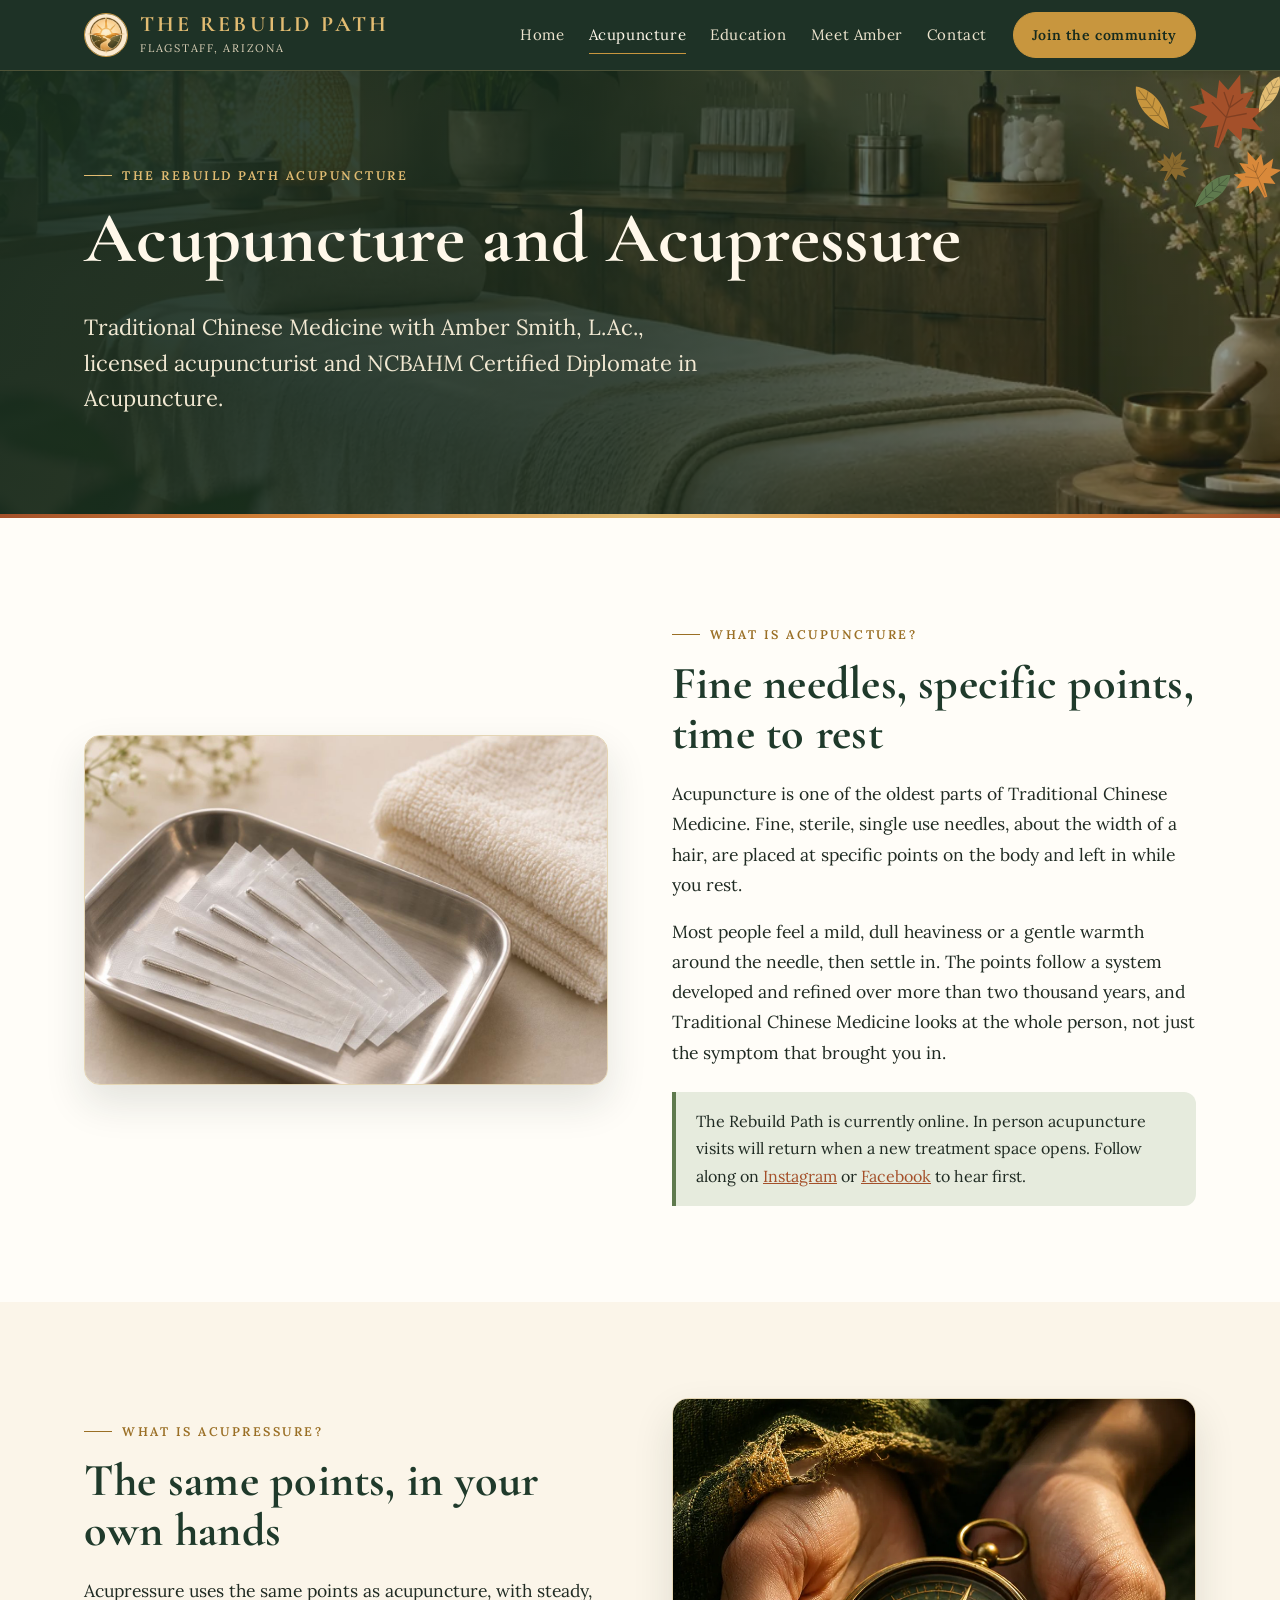
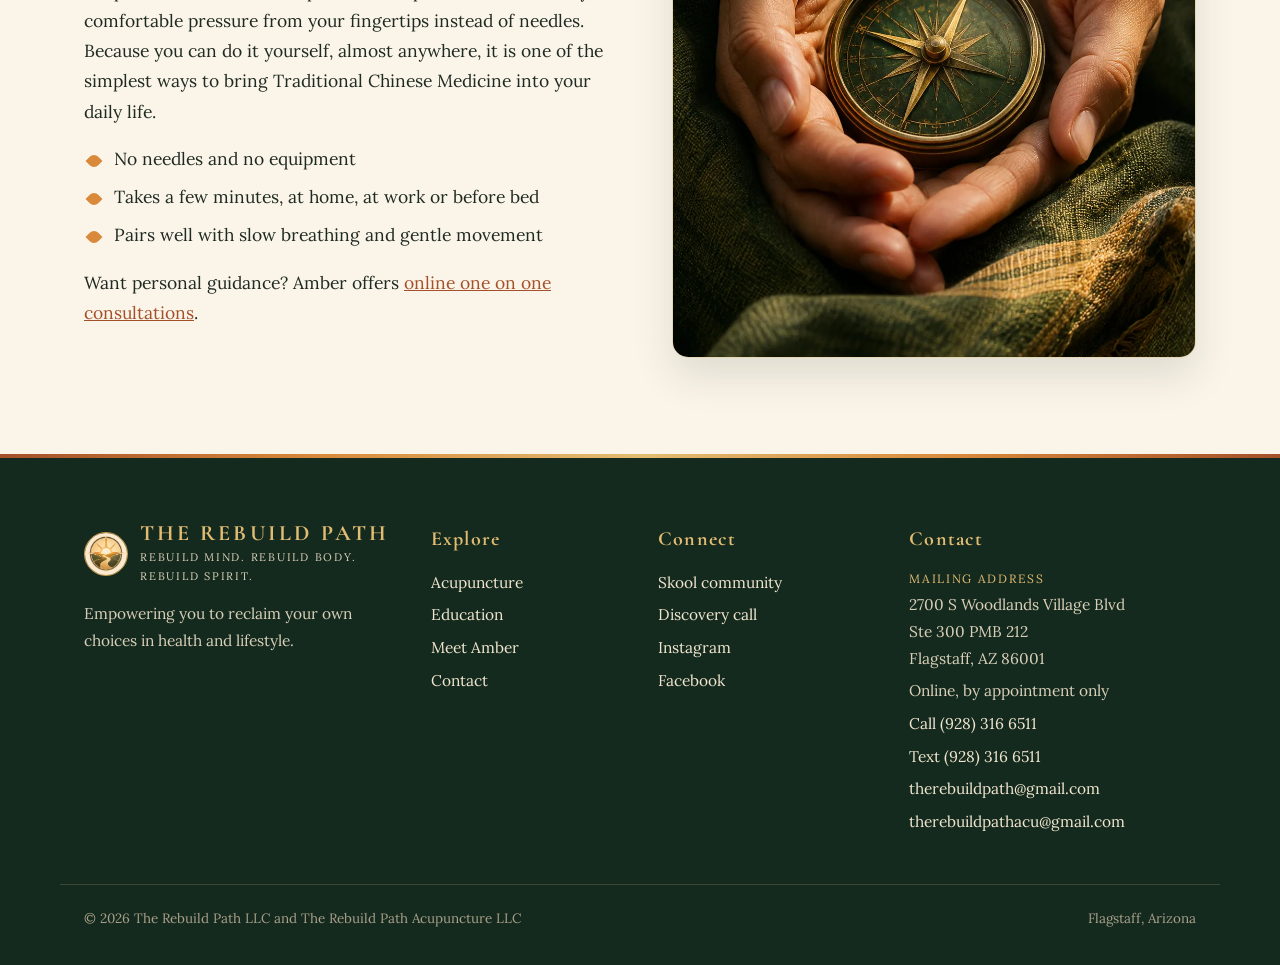
<file: public/acupuncture.html>
<!doctype html>
<html lang="en">
<head>
<meta charset="utf-8">
<meta name="viewport" content="width=device-width, initial-scale=1">
<meta name="google-site-verification" content="A9I97ulmOd-KFU6-9-u8Sgs333k6SVJPT_6PX_2Ohlo">
<title>The Rebuild Path Acupuncture | Acupuncture and Acupressure | Flagstaff, AZ</title>
<meta name="description" content="What acupuncture and acupressure are, with Amber Smith, L.Ac., licensed acupuncturist in Flagstaff, Arizona. Join the online Acupressure for Seasonal Stress workshop.">
<meta property="og:title" content="The Rebuild Path Acupuncture | Acupuncture and Acupressure | Flagstaff, AZ">
<meta property="og:description" content="What acupuncture and acupressure are, with Amber Smith, L.Ac., licensed acupuncturist in Flagstaff, Arizona. Join the online Acupressure for Seasonal Stress workshop.">
<meta property="og:image" content="images/amber-smith-acupuncturist.jpg">
<meta name="theme-color" content="#152A1E">
<link rel="icon" href="images/logo.jpg">
<link rel="preload" href="fonts/CormorantGaramond-700.ttf" as="font" type="font/ttf" crossorigin>
<link rel="stylesheet" href="styles.css">

</head>
<body>
<svg width="0" height="0" style="position:absolute" aria-hidden="true"><defs><symbol id="leaf" viewBox="0 0 40 80"><path d="M20 2 C35 18 39 46 20 78 C1 46 5 18 20 2 Z"/><path d="M20 8 V76 M20 26 L29 18 M20 26 L11 18 M20 40 L31 31 M20 40 L9 31 M20 54 L30 46 M20 54 L10 46" stroke="rgba(0,0,0,.25)" stroke-width="1.4" fill="none"/></symbol><symbol id="maple" viewBox="0 0 100 100"><path d="M50 4 L58 26 L72 18 L68 40 L90 34 L80 50 L96 60 L72 64 L76 80 L56 70 L53 96 L47 96 L44 70 L24 80 L28 64 L4 60 L20 50 L10 34 L32 40 L28 18 L42 26 Z"/><path d="M50 30 V94 M50 58 L72 46 M50 58 L28 46 M50 46 L62 30 M50 46 L38 30" stroke="rgba(0,0,0,.22)" stroke-width="1.6" fill="none"/></symbol></defs></svg>
<header class="site">
  <div class="bar">
    <a class="brand" href="/"><img src="images/logo.jpg" alt="" width="44" height="44"><span><b>THE REBUILD PATH</b><small>Flagstaff, Arizona</small></span></a>
    <button class="menu-btn" aria-expanded="false" aria-controls="mainnav">Menu</button>
    <nav class="main" id="mainnav" aria-label="Main"><a href="/">Home</a><a href="/acupuncture" class="on" aria-current="page">Acupuncture</a><a href="/education">Education</a><a href="/about">Meet Amber</a><a href="/contact">Contact</a></nav>
    <a class="btn gold small" href="https://www.skool.com/the-rebuild-path-6648/about">Join the community</a>
  </div>
</header>
<main>

<section class="page-head dark photo" style="--bg:url(images/10-acupuncture-services-ambience.webp)">
  <svg class="leafs" viewBox="0 0 300 240" aria-hidden="true">
  <use href="#maple" x="170" y="10" width="100" height="100" fill="#A4502A" transform="rotate(18 220 60)"/>
  <use href="#leaf" x="112" y="22" width="34" height="68" fill="#C8963E" transform="rotate(-38 129 56)"/>
  <use href="#maple" x="222" y="104" width="64" height="64" fill="#D9893A" transform="rotate(-22 254 136)"/>
  <use href="#leaf" x="186" y="126" width="30" height="60" fill="#5F7A4E" transform="rotate(48 201 156)"/>
  <use href="#leaf" x="256" y="14" width="26" height="52" fill="#E2BC72" transform="rotate(30 269 40)"/>
  <use href="#maple" x="132" y="104" width="44" height="44" fill="#8A6A2E" transform="rotate(30 154 126)"/>
</svg>
  <div class="wrap">
    <p class="eyebrow">The Rebuild Path Acupuncture</p>
    <h1>Acupuncture and Acupressure</h1>
    <p class="lead">Traditional Chinese Medicine with Amber Smith, L.Ac., licensed acupuncturist and NCBAHM Certified Diplomate in Acupuncture.</p>
  </div>
</section>
<div class="rule"></div>

<section>
  <div class="wrap split">
    <div class="media"><img src="images/needles.jpg" alt="Sterile single use acupuncture needles on a tray" width="1200" height="800" loading="lazy"></div>
    <div>
      <p class="eyebrow">What is acupuncture?</p>
      <h2>Fine needles, specific points, time to rest</h2>
      <p>Acupuncture is one of the oldest parts of Traditional Chinese Medicine. Fine, sterile, single use needles, about the width of a hair, are placed at specific points on the body and left in while you rest.</p>
      <p>Most people feel a mild, dull heaviness or a gentle warmth around the needle, then settle in. The points follow a system developed and refined over more than two thousand years, and Traditional Chinese Medicine looks at the whole person, not just the symptom that brought you in.</p>
      <div class="note">The Rebuild Path is currently online. In person acupuncture visits will return when a new treatment space opens. Follow along on <a href="https://www.instagram.com/therebuildpath/">Instagram</a> or <a href="https://www.facebook.com/profile.php?id=61582631524025">Facebook</a> to hear first.</div>
    </div>
  </div>
</section>

<section class="cream">
  <div class="wrap split rev">
    <div class="media tall"><img src="images/04-wayfinder-compass-in-hands.webp" alt="Hands holding an antique brass compass against olive fabric" width="1000" height="1250" loading="lazy"></div>
    <div>
      <p class="eyebrow">What is acupressure?</p>
      <h2>The same points, in your own hands</h2>
      <p>Acupressure uses the same points as acupuncture, with steady, comfortable pressure from your fingertips instead of needles. Because you can do it yourself, almost anywhere, it is one of the simplest ways to bring Traditional Chinese Medicine into your daily life.</p>
      <ul class="ticks">
        <li>No needles and no equipment</li>
        <li>Takes a few minutes, at home, at work or before bed</li>
        <li>Pairs well with slow breathing and gentle movement</li>
      </ul>
      <p>Want personal guidance? Amber offers <a href="/education#consultations">online one on one consultations</a>.</p>
    </div>
  </div>
</section>

<section class="parch" id="workshop" data-ends="2026-11-20T01:15:00Z">
  <div class="wrap">
    <div class="center" style="margin-bottom:40px"><p class="eyebrow">Online workshop</p><h2>Acupressure for Seasonal Stress</h2></div>
    <div class="feature">
      <div class="fimg"><img src="images/acupressure-kd27.jpg" alt="Illustration of the Shu Mansion acupressure point below the collarbone" width="1400" height="467" loading="lazy"></div>
      <div class="fbody">
        <p class="lead" style="margin-bottom:14px">45 minutes to ground yourself, using nothing but your own hands.</p>
        <ul class="ticks">
          <li>What acupressure is and how to use it for self care</li>
          <li>A simple grounding sequence of acupressure points</li>
          <li>Where each point is, its traditional uses, and how to apply comfortable pressure</li>
          <li>A brief guided grounding meditation</li>
          <li>A take home guide with every point and the full sequence</li>
        </ul>
        <p class="fine">No experience needed. Your class link is emailed after you register. For education purposes only.</p>
      </div>
    </div>
    <div style="margin-top:28px"><div class="events" data-events><article class="event" data-ends="2026-11-20T01:15:00Z">
  <div class="date"><small>Thursday</small><b>19</b><span>Nov 2026</span></div>
  <div><p class="tag">Online workshop</p><h3>Acupressure for Seasonal Stress</h3><div class="meta"><span>5:30 pm Arizona time</span><span>45 minutes</span><span>Live online</span></div><p>Learn five acupressure points and a simple breathing practice you can use anywhere, any time stress builds. Take home guide included.</p></div>
  <div><div class="price">$15</div><a class="btn" href="https://square.link/u/eWQnmE1y">Reserve your spot</a></div>
</article>
<p class="empty" data-empty hidden>New dates are on the way. Follow along on <a href="https://www.instagram.com/therebuildpath/">Instagram</a> or <a href="https://www.facebook.com/profile.php?id=61582631524025">Facebook</a>, or join the <a href="https://www.skool.com/the-rebuild-path-6648/about">Skool community</a> to hear first.</p>

</div></div>
  </div>
</section>

</main>
<div class="rule"></div>
<footer class="site">
  <div class="wrap foot">
    <div>
      <a class="brand" href="/"><img src="images/logo.jpg" alt="" width="44" height="44"><span><b>THE REBUILD PATH</b><small>Rebuild Mind. Rebuild Body. Rebuild Spirit.</small></span></a>
      <p>Empowering you to reclaim your own choices in health and lifestyle.</p>
    </div>
    <div><h4>Explore</h4><p><a href="/acupuncture">Acupuncture</a></p><p><a href="/education">Education</a></p><p><a href="/about">Meet Amber</a></p><p><a href="/contact">Contact</a></p></div>
    <div><h4>Connect</h4><p><a href="https://www.skool.com/the-rebuild-path-6648/about">Skool community</a></p><p><a href="https://calendly.com/ambersmith2008/discovery">Discovery call</a></p><p><a href="https://www.instagram.com/therebuildpath/">Instagram</a></p><p><a href="https://www.facebook.com/profile.php?id=61582631524025">Facebook</a></p></div>
    <div><h4>Contact</h4><p class="lbl">Mailing address</p><p>2700 S Woodlands Village Blvd<br>Ste 300 PMB 212<br>Flagstaff, AZ 86001</p><p>Online, by appointment only</p><p><a href="tel:+19283166511">Call (928) 316 6511</a></p><p><a href="sms:+19283166511">Text (928) 316 6511</a></p><p><a href="mailto:therebuildpath@gmail.com">therebuildpath@gmail.com</a></p><p><a href="mailto:therebuildpathacu@gmail.com">therebuildpathacu@gmail.com</a></p></div>
  </div>
  <div class="wrap copy"><span>© 2026 The Rebuild Path LLC and The Rebuild Path Acupuncture LLC</span><span>Flagstaff, Arizona</span></div>
</footer>
<script>
(function(){
  var now=Date.now();
  document.querySelectorAll('[data-events]').forEach(function(box){
    var left=0;
    box.querySelectorAll('.event[data-ends]').forEach(function(ev){
      if(Date.parse(ev.getAttribute('data-ends'))<now){ev.remove();}else{left++;}
    });
    if(!left){var e=box.querySelector('[data-empty]'); if(e) e.hidden=false;}
  });
  document.querySelectorAll('section[data-ends]').forEach(function(sec){if(Date.parse(sec.getAttribute('data-ends'))<now) sec.remove();});
  document.querySelectorAll('form[data-ajax]').forEach(function(f){
    if(!window.fetch) return;
    var st=f.querySelector('.form-status'), er=f.querySelector('.form-error'), btn=f.querySelector('button[type=submit]'), label=btn.textContent, done=document.getElementById(f.getAttribute('data-done'));
    f.addEventListener('submit',function(e){
      e.preventDefault();
      if(f._honey&&f._honey.value) return;
      btn.disabled=true; btn.textContent='Sending, one moment'; if(er) er.hidden=true;
      st.hidden=false; st.textContent=f.getAttribute('data-sending')||'Sending. This can take up to 30 seconds.';
      var data={}; new FormData(f).forEach(function(v,k){data[k]=v;});
      var ctl=window.AbortController?new AbortController():null; var t=setTimeout(function(){if(ctl)ctl.abort();},45000);
      fetch(f.getAttribute('data-ajax'),{method:'POST',headers:{'Content-Type':'application/json','Accept':'application/json'},body:JSON.stringify(data),signal:ctl?ctl.signal:undefined})
        .then(function(r){return r.json().catch(function(){return {};}).then(function(j){return {ok:r.ok,j:j};});})
        .then(function(res){clearTimeout(t); if(res.ok&&String(res.j.success)!=='false'){f.hidden=true; if(done){done.hidden=false; done.focus();}} else {throw new Error('not sent');}})
        .catch(function(){clearTimeout(t); btn.disabled=false; btn.textContent=label; st.hidden=true; if(er) er.hidden=false;});
    });
  });
  window.addEventListener('load',function(){
    if(location.hash.length>1){var el=document.getElementById(location.hash.slice(1)); if(el){var go=function(){el.scrollIntoView({block:'start',behavior:'instant'});}; setTimeout(go,60); setTimeout(go,600);}}
  });
  var b=document.querySelector('.menu-btn'), n=document.querySelector('nav.main');
  if(b&&n){b.addEventListener('click',function(){var o=n.classList.toggle('open');b.setAttribute('aria-expanded',o);});}
})();
</script>
</body>
</html>
</file>
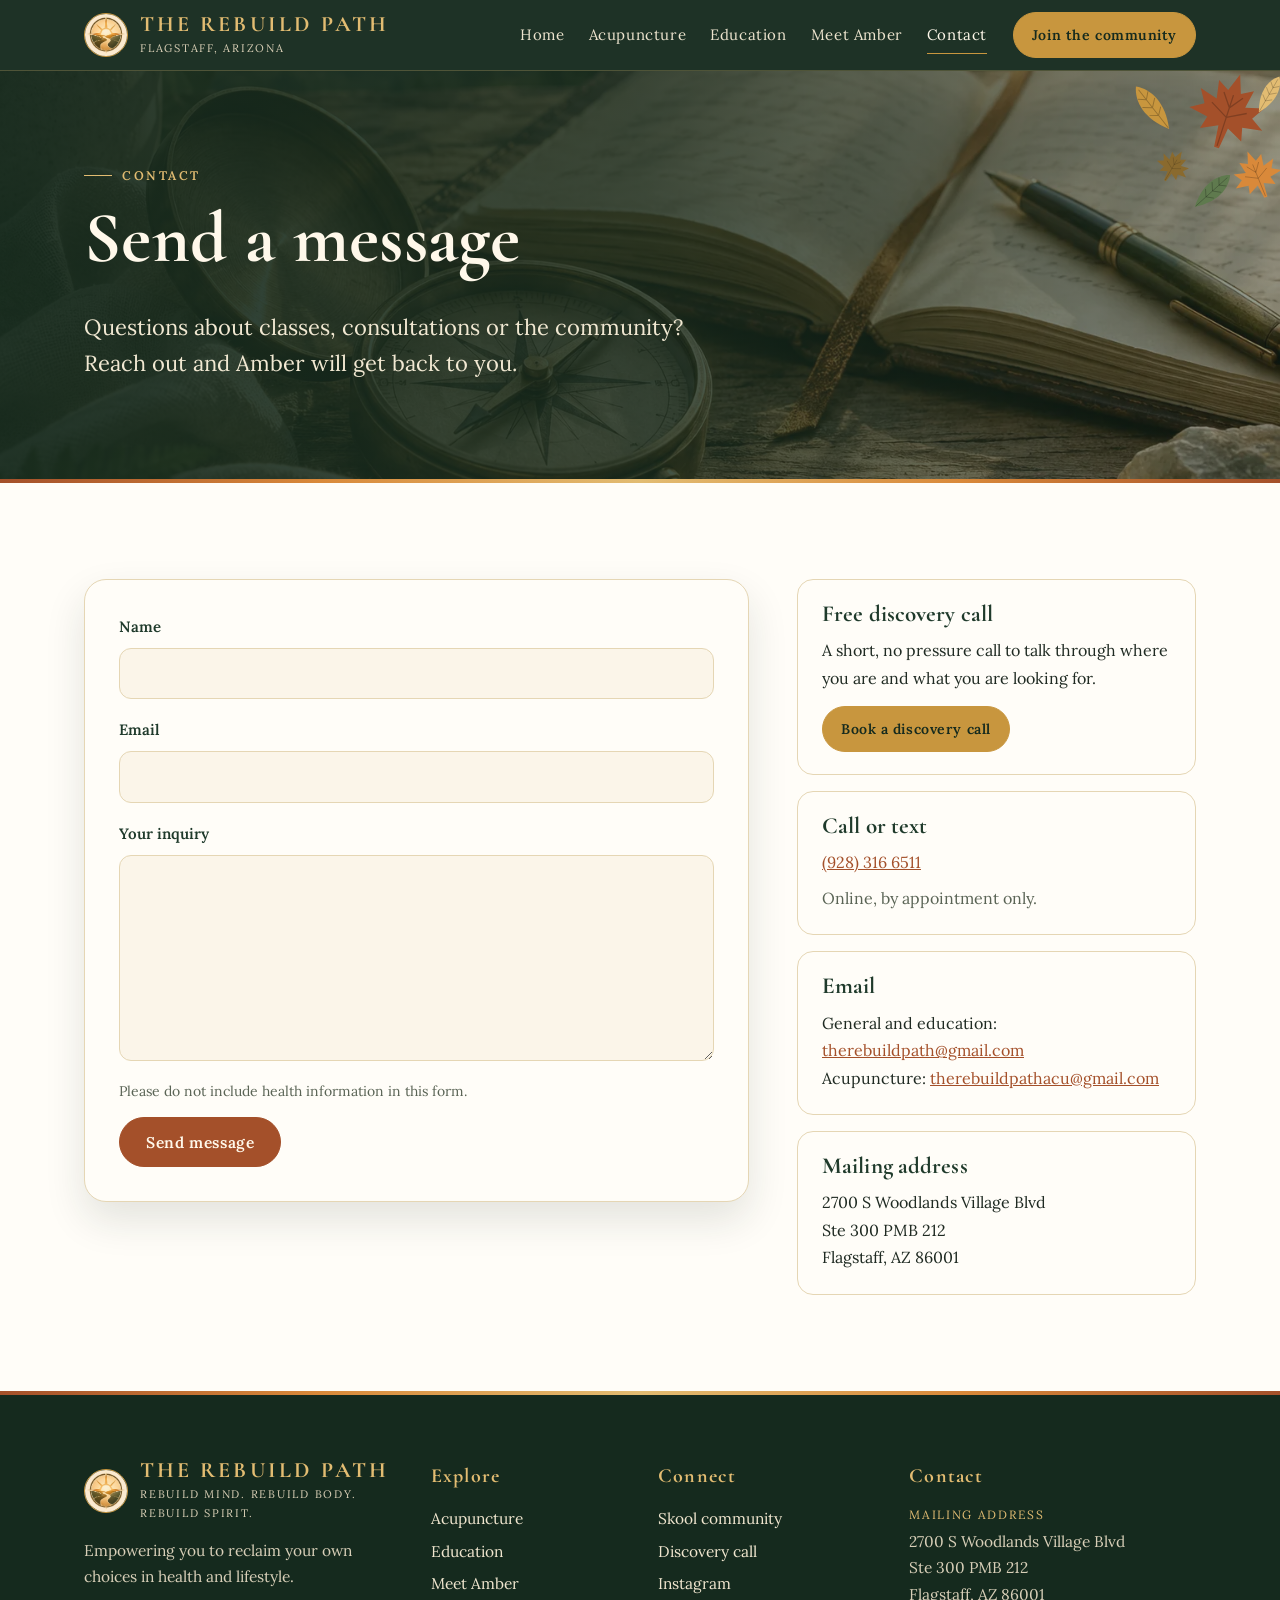
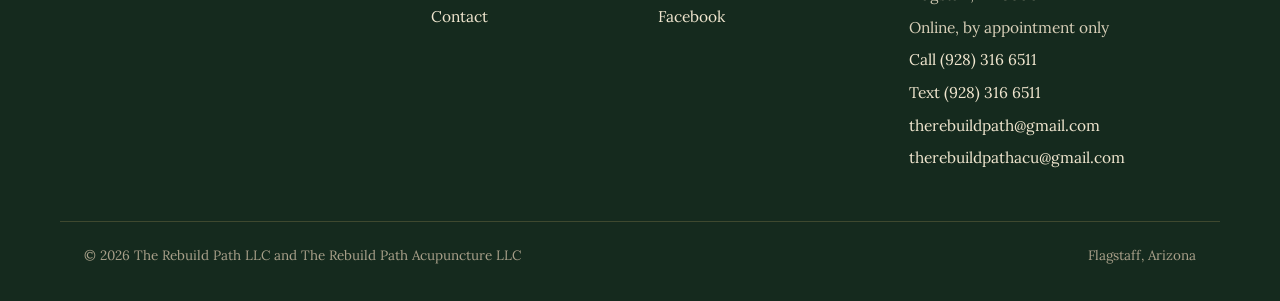
<file: public/contact.html>
<!doctype html>
<html lang="en">
<head>
<meta charset="utf-8">
<meta name="viewport" content="width=device-width, initial-scale=1">
<meta name="google-site-verification" content="A9I97ulmOd-KFU6-9-u8Sgs333k6SVJPT_6PX_2Ohlo">
<title>Contact The Rebuild Path | Flagstaff, AZ</title>
<meta name="description" content="Send The Rebuild Path a general inquiry, book a free 15 minute discovery call, or call or text (928) 316 6511.">
<meta property="og:title" content="Contact The Rebuild Path | Flagstaff, AZ">
<meta property="og:description" content="Send The Rebuild Path a general inquiry, book a free 15 minute discovery call, or call or text (928) 316 6511.">
<meta property="og:image" content="images/amber-smith-acupuncturist.jpg">
<meta name="theme-color" content="#152A1E">
<link rel="icon" href="images/logo.jpg">
<link rel="preload" href="fonts/CormorantGaramond-700.ttf" as="font" type="font/ttf" crossorigin>
<link rel="stylesheet" href="styles.css">

</head>
<body>
<svg width="0" height="0" style="position:absolute" aria-hidden="true"><defs><symbol id="leaf" viewBox="0 0 40 80"><path d="M20 2 C35 18 39 46 20 78 C1 46 5 18 20 2 Z"/><path d="M20 8 V76 M20 26 L29 18 M20 26 L11 18 M20 40 L31 31 M20 40 L9 31 M20 54 L30 46 M20 54 L10 46" stroke="rgba(0,0,0,.25)" stroke-width="1.4" fill="none"/></symbol><symbol id="maple" viewBox="0 0 100 100"><path d="M50 4 L58 26 L72 18 L68 40 L90 34 L80 50 L96 60 L72 64 L76 80 L56 70 L53 96 L47 96 L44 70 L24 80 L28 64 L4 60 L20 50 L10 34 L32 40 L28 18 L42 26 Z"/><path d="M50 30 V94 M50 58 L72 46 M50 58 L28 46 M50 46 L62 30 M50 46 L38 30" stroke="rgba(0,0,0,.22)" stroke-width="1.6" fill="none"/></symbol></defs></svg>
<header class="site">
  <div class="bar">
    <a class="brand" href="/"><img src="images/logo.jpg" alt="" width="44" height="44"><span><b>THE REBUILD PATH</b><small>Flagstaff, Arizona</small></span></a>
    <button class="menu-btn" aria-expanded="false" aria-controls="mainnav">Menu</button>
    <nav class="main" id="mainnav" aria-label="Main"><a href="/">Home</a><a href="/acupuncture">Acupuncture</a><a href="/education">Education</a><a href="/about">Meet Amber</a><a href="/contact" class="on" aria-current="page">Contact</a></nav>
    <a class="btn gold small" href="https://www.skool.com/the-rebuild-path-6648/about">Join the community</a>
  </div>
</header>
<main>

<section class="page-head dark photo" style="--bg:url(images/05-wayfinder-journal-and-compass.webp)">
  <svg class="leafs" viewBox="0 0 300 240" aria-hidden="true">
  <use href="#maple" x="170" y="10" width="100" height="100" fill="#A4502A" transform="rotate(18 220 60)"/>
  <use href="#leaf" x="112" y="22" width="34" height="68" fill="#C8963E" transform="rotate(-38 129 56)"/>
  <use href="#maple" x="222" y="104" width="64" height="64" fill="#D9893A" transform="rotate(-22 254 136)"/>
  <use href="#leaf" x="186" y="126" width="30" height="60" fill="#5F7A4E" transform="rotate(48 201 156)"/>
  <use href="#leaf" x="256" y="14" width="26" height="52" fill="#E2BC72" transform="rotate(30 269 40)"/>
  <use href="#maple" x="132" y="104" width="44" height="44" fill="#8A6A2E" transform="rotate(30 154 126)"/>
</svg>
  <div class="wrap"><p class="eyebrow">Contact</p><h1>Send a message</h1><p class="lead">Questions about classes, consultations or the community? Reach out and Amber will get back to you.</p></div>
</section>
<div class="rule"></div>
<section>
  <div class="wrap contact-grid">
    <form class="form" id="inquiry" action="https://formsubmit.co/therebuildpath@gmail.com" method="POST" data-ajax="https://formsubmit.co/ajax/therebuildpath@gmail.com" data-done="inquiry-done" data-sending="Sending your message. This can take up to 30 seconds.">
      <input type="hidden" name="_subject" value="New inquiry from The Rebuild Path website">
      <input type="hidden" name="_next" value="https://therebuildpath.org/thanks">
      <input type="hidden" name="_template" value="table">
      <input type="text" name="_honey" class="hp" tabindex="-1" autocomplete="off" aria-hidden="true">
      <label>Name<input type="text" name="name" required autocomplete="name"></label>
      <label>Email<input type="email" name="email" required autocomplete="email"></label>
      <label>Your inquiry<textarea name="message" rows="7" required></textarea></label>
      <p class="fine">Please do not include health information in this form.</p>
      <button class="btn" type="submit">Send message</button>
      <p class="form-status" role="status" aria-live="polite" hidden></p>
      <p class="form-status error form-error" hidden>Sorry, your message did not go through. Please try again, or email <a href="mailto:therebuildpath@gmail.com">therebuildpath@gmail.com</a> or text <a href="sms:+19283166511">(928) 316 6511</a>.</p>
    </form>
    <div class="form-done" id="inquiry-done" hidden tabindex="-1">
      <h2>Thank you, your message was sent.</h2>
      <p>Amber will reply by email. If it is urgent, call or text <a href="tel:+19283166511">(928) 316 6511</a>.</p>
    </div>
    <aside class="contact-side">
      <div class="card"><h3>Free discovery call</h3><p>A short, no pressure call to talk through where you are and what you are looking for.</p><p style="margin-top:14px"><a class="btn gold small" href="https://calendly.com/ambersmith2008/discovery">Book a discovery call</a></p></div>
      <div class="card"><h3>Call or text</h3><p><a href="tel:+19283166511">(928) 316 6511</a></p><p class="fine" style="margin-top:8px">Online, by appointment only.</p></div>
      <div class="card"><h3>Email</h3><p>General and education: <a href="mailto:therebuildpath@gmail.com">therebuildpath@gmail.com</a></p><p>Acupuncture: <a href="mailto:therebuildpathacu@gmail.com">therebuildpathacu@gmail.com</a></p></div>
      <div class="card"><h3>Mailing address</h3><p>2700 S Woodlands Village Blvd<br>Ste 300 PMB 212<br>Flagstaff, AZ 86001</p></div>
    </aside>
  </div>
</section>

</main>
<div class="rule"></div>
<footer class="site">
  <div class="wrap foot">
    <div>
      <a class="brand" href="/"><img src="images/logo.jpg" alt="" width="44" height="44"><span><b>THE REBUILD PATH</b><small>Rebuild Mind. Rebuild Body. Rebuild Spirit.</small></span></a>
      <p>Empowering you to reclaim your own choices in health and lifestyle.</p>
    </div>
    <div><h4>Explore</h4><p><a href="/acupuncture">Acupuncture</a></p><p><a href="/education">Education</a></p><p><a href="/about">Meet Amber</a></p><p><a href="/contact">Contact</a></p></div>
    <div><h4>Connect</h4><p><a href="https://www.skool.com/the-rebuild-path-6648/about">Skool community</a></p><p><a href="https://calendly.com/ambersmith2008/discovery">Discovery call</a></p><p><a href="https://www.instagram.com/therebuildpath/">Instagram</a></p><p><a href="https://www.facebook.com/profile.php?id=61582631524025">Facebook</a></p></div>
    <div><h4>Contact</h4><p class="lbl">Mailing address</p><p>2700 S Woodlands Village Blvd<br>Ste 300 PMB 212<br>Flagstaff, AZ 86001</p><p>Online, by appointment only</p><p><a href="tel:+19283166511">Call (928) 316 6511</a></p><p><a href="sms:+19283166511">Text (928) 316 6511</a></p><p><a href="mailto:therebuildpath@gmail.com">therebuildpath@gmail.com</a></p><p><a href="mailto:therebuildpathacu@gmail.com">therebuildpathacu@gmail.com</a></p></div>
  </div>
  <div class="wrap copy"><span>© 2026 The Rebuild Path LLC and The Rebuild Path Acupuncture LLC</span><span>Flagstaff, Arizona</span></div>
</footer>
<script>
(function(){
  var now=Date.now();
  document.querySelectorAll('[data-events]').forEach(function(box){
    var left=0;
    box.querySelectorAll('.event[data-ends]').forEach(function(ev){
      if(Date.parse(ev.getAttribute('data-ends'))<now){ev.remove();}else{left++;}
    });
    if(!left){var e=box.querySelector('[data-empty]'); if(e) e.hidden=false;}
  });
  document.querySelectorAll('section[data-ends]').forEach(function(sec){if(Date.parse(sec.getAttribute('data-ends'))<now) sec.remove();});
  document.querySelectorAll('form[data-ajax]').forEach(function(f){
    if(!window.fetch) return;
    var st=f.querySelector('.form-status'), er=f.querySelector('.form-error'), btn=f.querySelector('button[type=submit]'), label=btn.textContent, done=document.getElementById(f.getAttribute('data-done'));
    f.addEventListener('submit',function(e){
      e.preventDefault();
      if(f._honey&&f._honey.value) return;
      btn.disabled=true; btn.textContent='Sending, one moment'; if(er) er.hidden=true;
      st.hidden=false; st.textContent=f.getAttribute('data-sending')||'Sending. This can take up to 30 seconds.';
      var data={}; new FormData(f).forEach(function(v,k){data[k]=v;});
      var ctl=window.AbortController?new AbortController():null; var t=setTimeout(function(){if(ctl)ctl.abort();},45000);
      fetch(f.getAttribute('data-ajax'),{method:'POST',headers:{'Content-Type':'application/json','Accept':'application/json'},body:JSON.stringify(data),signal:ctl?ctl.signal:undefined})
        .then(function(r){return r.json().catch(function(){return {};}).then(function(j){return {ok:r.ok,j:j};});})
        .then(function(res){clearTimeout(t); if(res.ok&&String(res.j.success)!=='false'){f.hidden=true; if(done){done.hidden=false; done.focus();}} else {throw new Error('not sent');}})
        .catch(function(){clearTimeout(t); btn.disabled=false; btn.textContent=label; st.hidden=true; if(er) er.hidden=false;});
    });
  });
  window.addEventListener('load',function(){
    if(location.hash.length>1){var el=document.getElementById(location.hash.slice(1)); if(el){var go=function(){el.scrollIntoView({block:'start',behavior:'instant'});}; setTimeout(go,60); setTimeout(go,600);}}
  });
  var b=document.querySelector('.menu-btn'), n=document.querySelector('nav.main');
  if(b&&n){b.addEventListener('click',function(){var o=n.classList.toggle('open');b.setAttribute('aria-expanded',o);});}
})();
</script>
</body>
</html>
</file>
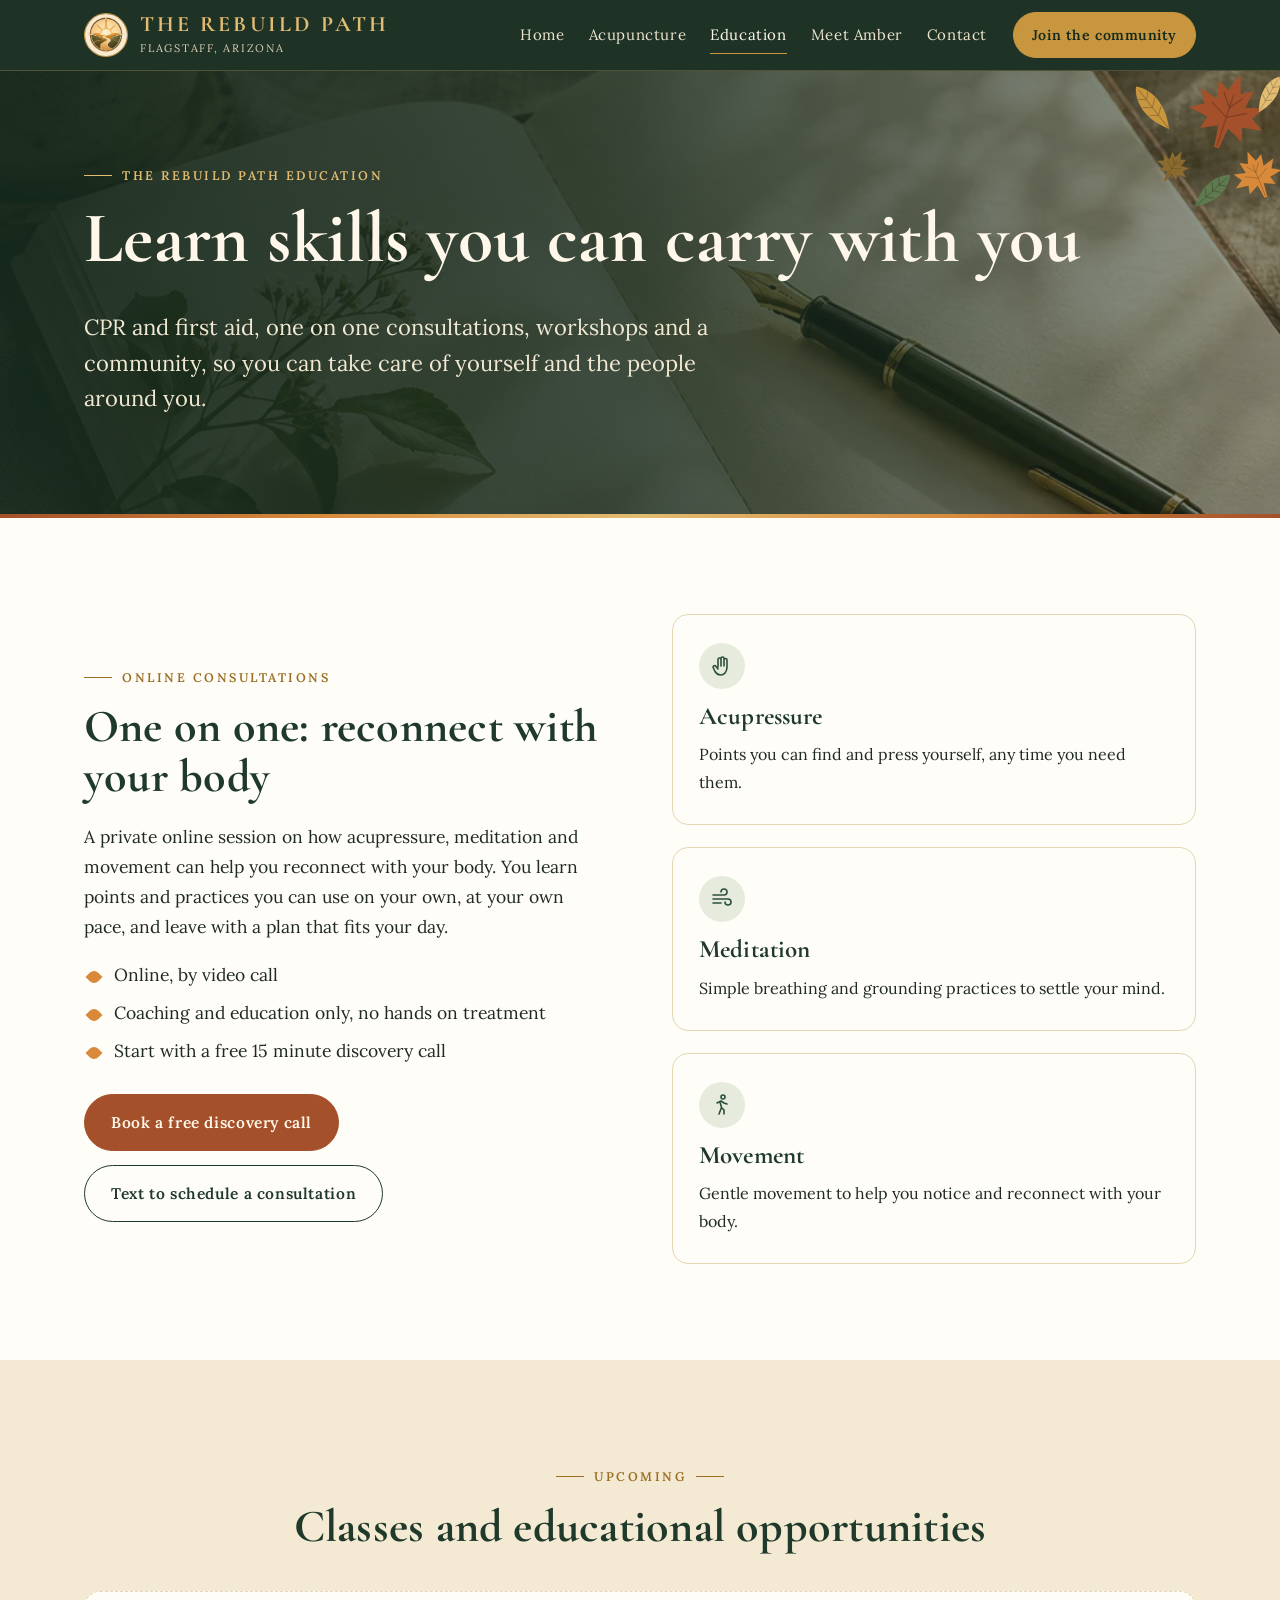
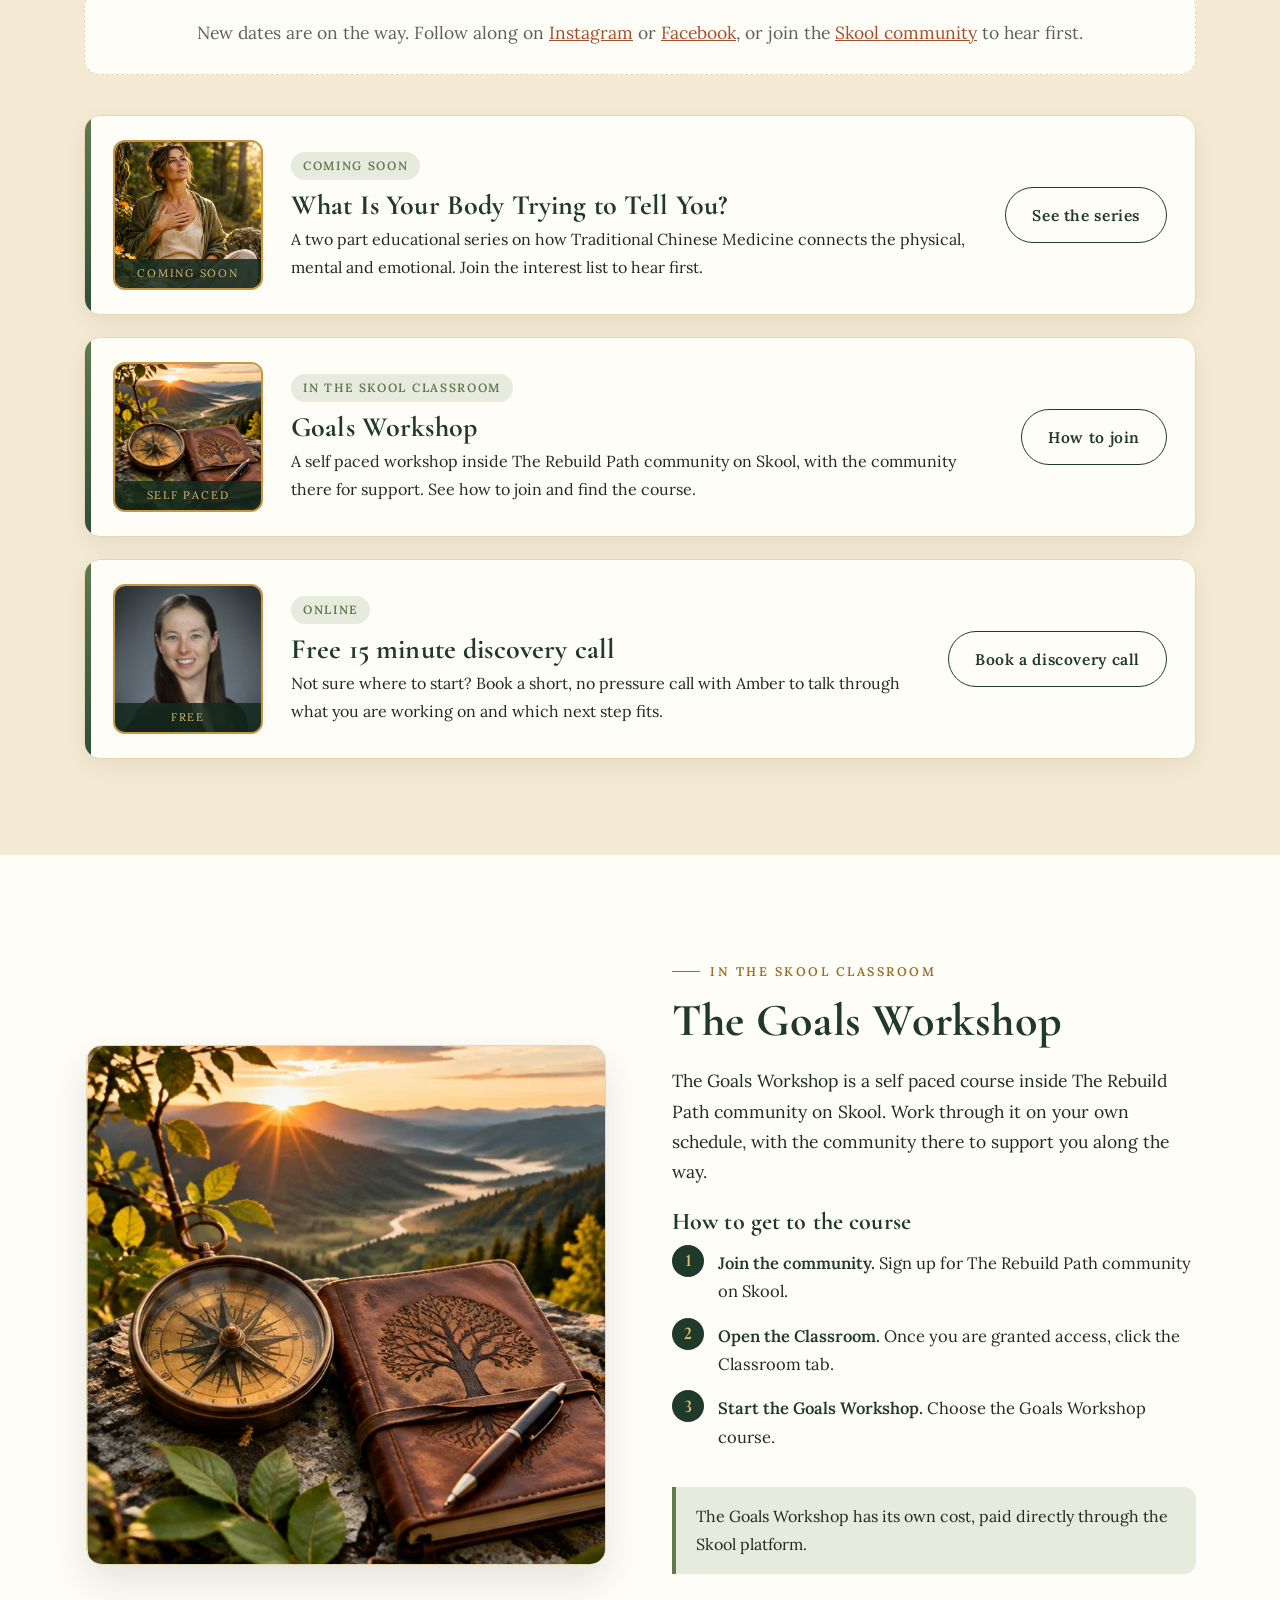
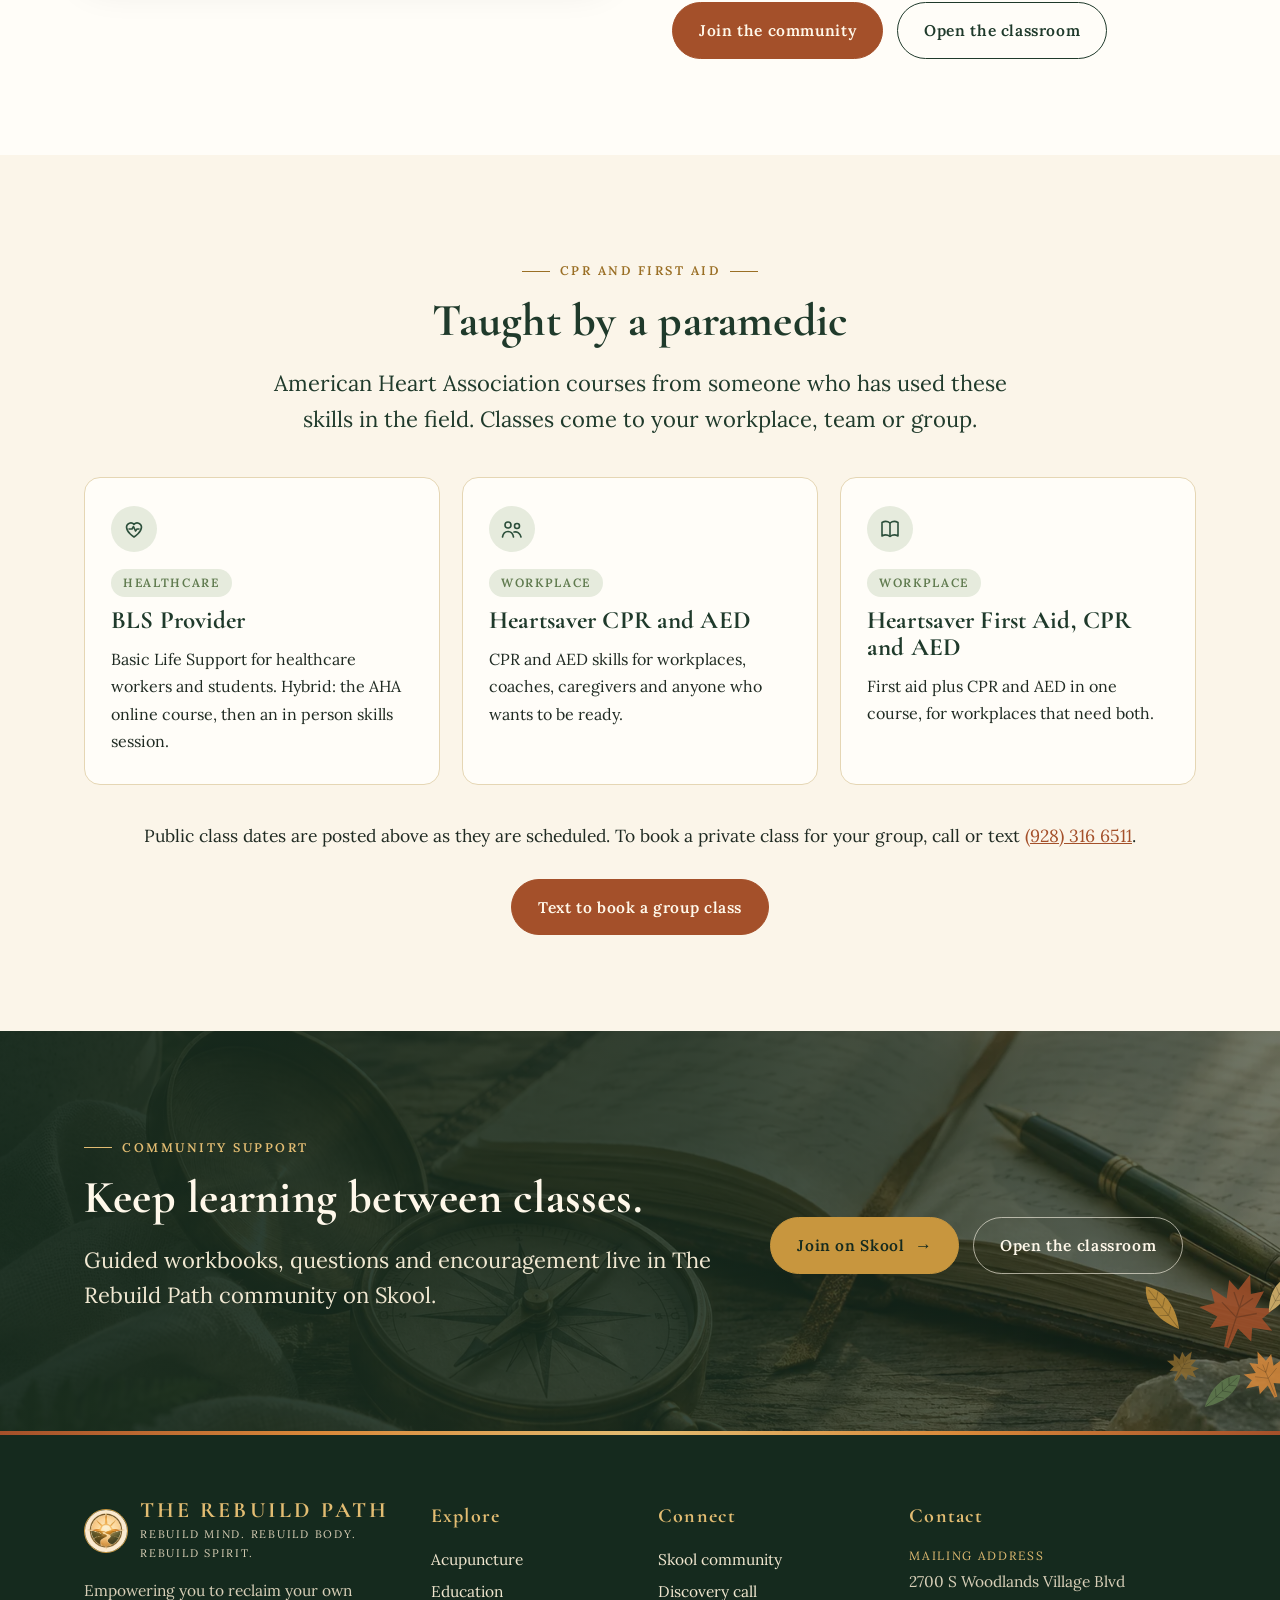
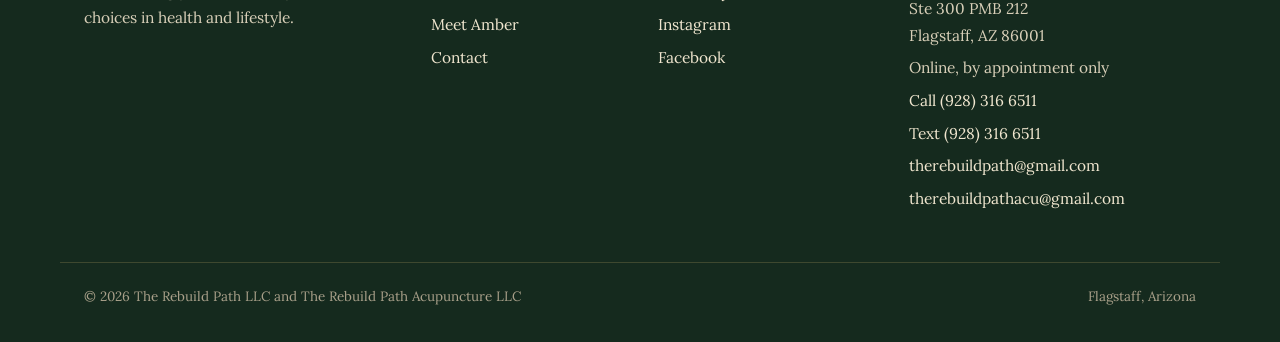
<file: public/education.html>
<!doctype html>
<html lang="en">
<head>
<meta charset="utf-8">
<meta name="viewport" content="width=device-width, initial-scale=1">
<meta name="google-site-verification" content="A9I97ulmOd-KFU6-9-u8Sgs333k6SVJPT_6PX_2Ohlo">
<title>The Rebuild Path Education | CPR Classes and Consultations | Flagstaff, AZ</title>
<meta name="description" content="American Heart Association CPR and first aid classes taught by a paramedic, online acupressure consultations and workshops from The Rebuild Path in Flagstaff, Arizona.">
<meta property="og:title" content="The Rebuild Path Education | CPR Classes and Consultations | Flagstaff, AZ">
<meta property="og:description" content="American Heart Association CPR and first aid classes taught by a paramedic, online acupressure consultations and workshops from The Rebuild Path in Flagstaff, Arizona.">
<meta property="og:image" content="images/amber-smith-acupuncturist.jpg">
<meta name="theme-color" content="#152A1E">
<link rel="icon" href="images/logo.jpg">
<link rel="preload" href="fonts/CormorantGaramond-700.ttf" as="font" type="font/ttf" crossorigin>
<link rel="stylesheet" href="styles.css">

</head>
<body>
<svg width="0" height="0" style="position:absolute" aria-hidden="true"><defs><symbol id="leaf" viewBox="0 0 40 80"><path d="M20 2 C35 18 39 46 20 78 C1 46 5 18 20 2 Z"/><path d="M20 8 V76 M20 26 L29 18 M20 26 L11 18 M20 40 L31 31 M20 40 L9 31 M20 54 L30 46 M20 54 L10 46" stroke="rgba(0,0,0,.25)" stroke-width="1.4" fill="none"/></symbol><symbol id="maple" viewBox="0 0 100 100"><path d="M50 4 L58 26 L72 18 L68 40 L90 34 L80 50 L96 60 L72 64 L76 80 L56 70 L53 96 L47 96 L44 70 L24 80 L28 64 L4 60 L20 50 L10 34 L32 40 L28 18 L42 26 Z"/><path d="M50 30 V94 M50 58 L72 46 M50 58 L28 46 M50 46 L62 30 M50 46 L38 30" stroke="rgba(0,0,0,.22)" stroke-width="1.6" fill="none"/></symbol></defs></svg>
<header class="site">
  <div class="bar">
    <a class="brand" href="/"><img src="images/logo.jpg" alt="" width="44" height="44"><span><b>THE REBUILD PATH</b><small>Flagstaff, Arizona</small></span></a>
    <button class="menu-btn" aria-expanded="false" aria-controls="mainnav">Menu</button>
    <nav class="main" id="mainnav" aria-label="Main"><a href="/">Home</a><a href="/acupuncture">Acupuncture</a><a href="/education" class="on" aria-current="page">Education</a><a href="/about">Meet Amber</a><a href="/contact">Contact</a></nav>
    <a class="btn gold small" href="https://www.skool.com/the-rebuild-path-6648/about">Join the community</a>
  </div>
</header>
<main>

<section class="page-head dark photo" style="--bg:url(images/08-education-workbook-resources.webp)">
  <svg class="leafs" viewBox="0 0 300 240" aria-hidden="true">
  <use href="#maple" x="170" y="10" width="100" height="100" fill="#A4502A" transform="rotate(18 220 60)"/>
  <use href="#leaf" x="112" y="22" width="34" height="68" fill="#C8963E" transform="rotate(-38 129 56)"/>
  <use href="#maple" x="222" y="104" width="64" height="64" fill="#D9893A" transform="rotate(-22 254 136)"/>
  <use href="#leaf" x="186" y="126" width="30" height="60" fill="#5F7A4E" transform="rotate(48 201 156)"/>
  <use href="#leaf" x="256" y="14" width="26" height="52" fill="#E2BC72" transform="rotate(30 269 40)"/>
  <use href="#maple" x="132" y="104" width="44" height="44" fill="#8A6A2E" transform="rotate(30 154 126)"/>
</svg>
  <div class="wrap">
    <p class="eyebrow">The Rebuild Path Education</p>
    <h1>Learn skills you can carry with you</h1>
    <p class="lead">CPR and first aid, one on one consultations, workshops and a community, so you can take care of yourself and the people around you.</p>
  </div>
</section>
<div class="rule"></div>

<section id="consultations">
  <div class="wrap split">
    <div>
      <p class="eyebrow">Online consultations</p>
      <h2>One on one: reconnect with your body</h2>
      <p>A private online session on how acupressure, meditation and movement can help you reconnect with your body. You learn points and practices you can use on your own, at your own pace, and leave with a plan that fits your day.</p>
      <ul class="ticks"><li>Online, by video call</li><li>Coaching and education only, no hands on treatment</li><li>Start with a free 15 minute discovery call</li></ul>
      <div class="actions"><a class="btn" href="https://calendly.com/ambersmith2008/discovery">Book a free discovery call</a><a class="btn ghost" href="sms:+19283166511">Text to schedule a consultation</a></div>
      
    </div>
    <div class="cards" style="grid-template-columns:1fr;margin-top:0">
      <div class="card"><div class="ico"><svg viewBox="0 0 24 24" fill="none" stroke="#2C4F3B" stroke-width="1.6" stroke-linecap="round" stroke-linejoin="round"><path d="M8 13V5.5a1.5 1.5 0 0 1 3 0V12M11 11V4.5a1.5 1.5 0 0 1 3 0V12M14 11.5V6a1.5 1.5 0 0 1 3 0v7c0 4.5-2.5 8-6.5 8-2.4 0-3.9-1.1-5.3-3.2L3.4 14a1.5 1.5 0 0 1 2.4-1.8L8 15"/></svg></div><h3>Acupressure</h3><p>Points you can find and press yourself, any time you need them.</p></div>
      <div class="card"><div class="ico"><svg viewBox="0 0 24 24" fill="none" stroke="#2C4F3B" stroke-width="1.6" stroke-linecap="round"><path d="M3 8h11a3 3 0 1 0-3-3M3 12h15a3 3 0 1 1-3 3M3 16h8"/></svg></div><h3>Meditation</h3><p>Simple breathing and grounding practices to settle your mind.</p></div>
      <div class="card"><div class="ico"><svg viewBox="0 0 24 24" fill="none" stroke="#2C4F3B" stroke-width="1.6" stroke-linecap="round" stroke-linejoin="round"><circle cx="13" cy="4" r="2"/><path d="M9 21l2.5-6.5L14 17v4M7 10l4-2 3 2 3 1M11.5 14.5L10 9"/></svg></div><h3>Movement</h3><p>Gentle movement to help you notice and reconnect with your body.</p></div>
    </div>
  </div>
</section>

<section class="parch" id="classes">
  <div class="wrap">
    <div class="center" style="margin-bottom:40px"><p class="eyebrow">Upcoming</p><h2>Classes and educational opportunities</h2></div>
    <div class="events" data-events><article class="event" data-ends="2026-11-20T01:15:00Z">
  <div class="date"><small>Thursday</small><b>19</b><span>Nov 2026</span></div>
  <div><p class="tag">Online workshop</p><h3>Acupressure for Seasonal Stress</h3><div class="meta"><span>5:30 pm Arizona time</span><span>45 minutes</span><span>Live online</span></div><p>Learn five acupressure points and a simple breathing practice you can use anywhere, any time stress builds. Take home guide included.</p></div>
  <div><div class="price">$15</div><a class="btn" href="https://square.link/u/eWQnmE1y">Reserve your spot</a></div>
</article>
<p class="empty" data-empty hidden>New dates are on the way. Follow along on <a href="https://www.instagram.com/therebuildpath/">Instagram</a> or <a href="https://www.facebook.com/profile.php?id=61582631524025">Facebook</a>, or join the <a href="https://www.skool.com/the-rebuild-path-6648/about">Skool community</a> to hear first.</p>
<article class="event ongoing">
  <a class="thumb" href="/your-body" aria-label="What Is Your Body Trying to Tell You?"><img src="images/series-meditation.webp" alt="" loading="lazy" style="object-position:center 18%"><span>Coming soon</span></a>
  <div><p class="tag">Coming soon</p><h3><a class="plain stretch" href="/your-body">What Is Your Body Trying to Tell You?</a></h3><p>A two part educational series on how Traditional Chinese Medicine connects the physical, mental and emotional. Join the interest list to hear first.</p></div>
  <div><a class="btn ghost" href="/your-body">See the series</a></div>
</article><article class="event ongoing">
  <a class="thumb" href="/education#goals" aria-label="Goals Workshop"><img src="images/goals-compass-journal.webp" alt="" loading="lazy" style="object-position:center 60%"><span>Self paced</span></a>
  <div><p class="tag">In the Skool classroom</p><h3><a class="plain stretch" href="/education#goals">Goals Workshop</a></h3><p>A self paced workshop inside The Rebuild Path community on Skool, with the community there for support. See how to join and find the course.</p></div>
  <div><a class="btn ghost" href="/education#goals">How to join</a></div>
</article><article class="event ongoing">
  <a class="thumb" href="https://calendly.com/ambersmith2008/discovery" aria-label="Free 15 minute discovery call"><img src="images/amber-smith-acupuncturist.jpg" alt="" loading="lazy" style="object-position:center 20%"><span>Free</span></a>
  <div><p class="tag">Online</p><h3><a class="plain stretch" href="https://calendly.com/ambersmith2008/discovery">Free 15 minute discovery call</a></h3><p>Not sure where to start? Book a short, no pressure call with Amber to talk through what you are working on and which next step fits.</p></div>
  <div><a class="btn ghost" href="https://calendly.com/ambersmith2008/discovery">Book a discovery call</a></div>
</article>
</div>
  </div>
</section>

<section id="goals">
  <div class="wrap split">
    <div class="media goals-media"><img src="images/goals-compass-journal.webp" alt="A compass and a leather journal with a tree on the cover, on a rock overlooking a valley at sunrise" width="700" height="700" loading="lazy"></div>
    <div>
      <p class="eyebrow">In the Skool classroom</p>
      <h2>The Goals Workshop</h2>
      <p>The Goals Workshop is a self paced course inside The Rebuild Path community on Skool. Work through it on your own schedule, with the community there to support you along the way.</p>
      <h3 class="howto-title">How to get to the course</h3>
      <ol class="howto-steps">
        <li><b>Join the community.</b> Sign up for The Rebuild Path community on Skool.</li>
        <li><b>Open the Classroom.</b> Once you are granted access, click the Classroom tab.</li>
        <li><b>Start the Goals Workshop.</b> Choose the Goals Workshop course.</li>
      </ol>
      <div class="note">The Goals Workshop has its own cost, paid directly through the Skool platform.</div>
      <div class="actions"><a class="btn" href="https://www.skool.com/the-rebuild-path-6648/about">Join the community</a><a class="btn ghost" href="https://www.skool.com/the-rebuild-path-6648/classroom">Open the classroom</a></div>
    </div>
  </div>
</section>

<section class="cream" id="cpr">
  <div class="wrap">
    <div class="center narrow" style="margin:0 auto"><p class="eyebrow">CPR and first aid</p><h2>Taught by a paramedic</h2><p class="lead">American Heart Association courses from someone who has used these skills in the field. Classes come to your workplace, team or group.</p></div>
    <div class="cards">
      <div class="card"><div class="ico"><svg viewBox="0 0 24 24" fill="none" stroke="#2C4F3B" stroke-width="1.6" stroke-linecap="round" stroke-linejoin="round"><path d="M12 20s-7.5-4.6-7.5-10A4.3 4.3 0 0 1 12 7.4 4.3 4.3 0 0 1 19.5 10c0 5.4-7.5 10-7.5 10z"/><path d="M7 12h3l1.5-2.5 2 4.5 1.5-2h2"/></svg></div><p class="tag">Healthcare</p><h3>BLS Provider</h3><p>Basic Life Support for healthcare workers and students. Hybrid: the AHA online course, then an in person skills session.</p></div>
      <div class="card"><div class="ico"><svg viewBox="0 0 24 24" fill="none" stroke="#2C4F3B" stroke-width="1.6" stroke-linecap="round"><circle cx="8" cy="8" r="3"/><circle cx="17" cy="9" r="2.5"/><path d="M2.5 20c.6-3.4 2.8-5.5 5.5-5.5s4.9 2.1 5.5 5.5M14 15c2.9-.6 6 .9 7 5"/></svg></div><p class="tag">Workplace</p><h3>Heartsaver CPR and AED</h3><p>CPR and AED skills for workplaces, coaches, caregivers and anyone who wants to be ready.</p></div>
      <div class="card"><div class="ico"><svg viewBox="0 0 24 24" fill="none" stroke="#2C4F3B" stroke-width="1.6" stroke-linejoin="round"><path d="M4 5.5C6.5 4 9.5 4 12 6c2.5-2 5.5-2 8-.5V19c-2.5-1.5-5.5-1.5-8 .5-2.5-2-5.5-2-8-.5z"/><path d="M12 6v13.5"/></svg></div><p class="tag">Workplace</p><h3>Heartsaver First Aid, CPR and AED</h3><p>First aid plus CPR and AED in one course, for workplaces that need both.</p></div>
    </div>
    <div class="center" style="margin-top:36px">
      <p>Public class dates are posted above as they are scheduled. To book a private class for your group, call or text <a href="tel:+19283166511">(928) 316 6511</a>.</p>
      <div class="actions"><a class="btn" href="sms:+19283166511">Text to book a group class</a></div>
    </div>
  </div>
</section>

<section class="community dark photo" style="--bg:url(images/05-wayfinder-journal-and-compass.webp)">
  <svg class="leafs" style="left:auto;right:-30px;top:auto;bottom:-30px" viewBox="0 0 300 240" aria-hidden="true">
  <use href="#maple" x="170" y="10" width="100" height="100" fill="#A4502A" transform="rotate(18 220 60)"/>
  <use href="#leaf" x="112" y="22" width="34" height="68" fill="#C8963E" transform="rotate(-38 129 56)"/>
  <use href="#maple" x="222" y="104" width="64" height="64" fill="#D9893A" transform="rotate(-22 254 136)"/>
  <use href="#leaf" x="186" y="126" width="30" height="60" fill="#5F7A4E" transform="rotate(48 201 156)"/>
  <use href="#leaf" x="256" y="14" width="26" height="52" fill="#E2BC72" transform="rotate(30 269 40)"/>
  <use href="#maple" x="132" y="104" width="44" height="44" fill="#8A6A2E" transform="rotate(30 154 126)"/>
</svg>
  <div class="wrap">
    <div><p class="eyebrow">Community support</p><h2>Keep learning between classes.</h2><p class="lead">Guided workbooks, questions and encouragement live in The Rebuild Path community on Skool.</p></div>
    <div class="actions" style="justify-content:flex-start"><a class="btn gold arrow" href="https://www.skool.com/the-rebuild-path-6648/about">Join on Skool</a><a class="btn ghost" href="https://www.skool.com/the-rebuild-path-6648/classroom">Open the classroom</a></div>
  </div>
</section>

</main>
<div class="rule"></div>
<footer class="site">
  <div class="wrap foot">
    <div>
      <a class="brand" href="/"><img src="images/logo.jpg" alt="" width="44" height="44"><span><b>THE REBUILD PATH</b><small>Rebuild Mind. Rebuild Body. Rebuild Spirit.</small></span></a>
      <p>Empowering you to reclaim your own choices in health and lifestyle.</p>
    </div>
    <div><h4>Explore</h4><p><a href="/acupuncture">Acupuncture</a></p><p><a href="/education">Education</a></p><p><a href="/about">Meet Amber</a></p><p><a href="/contact">Contact</a></p></div>
    <div><h4>Connect</h4><p><a href="https://www.skool.com/the-rebuild-path-6648/about">Skool community</a></p><p><a href="https://calendly.com/ambersmith2008/discovery">Discovery call</a></p><p><a href="https://www.instagram.com/therebuildpath/">Instagram</a></p><p><a href="https://www.facebook.com/profile.php?id=61582631524025">Facebook</a></p></div>
    <div><h4>Contact</h4><p class="lbl">Mailing address</p><p>2700 S Woodlands Village Blvd<br>Ste 300 PMB 212<br>Flagstaff, AZ 86001</p><p>Online, by appointment only</p><p><a href="tel:+19283166511">Call (928) 316 6511</a></p><p><a href="sms:+19283166511">Text (928) 316 6511</a></p><p><a href="mailto:therebuildpath@gmail.com">therebuildpath@gmail.com</a></p><p><a href="mailto:therebuildpathacu@gmail.com">therebuildpathacu@gmail.com</a></p></div>
  </div>
  <div class="wrap copy"><span>© 2026 The Rebuild Path LLC and The Rebuild Path Acupuncture LLC</span><span>Flagstaff, Arizona</span></div>
</footer>
<script>
(function(){
  var now=Date.now();
  document.querySelectorAll('[data-events]').forEach(function(box){
    var left=0;
    box.querySelectorAll('.event[data-ends]').forEach(function(ev){
      if(Date.parse(ev.getAttribute('data-ends'))<now){ev.remove();}else{left++;}
    });
    if(!left){var e=box.querySelector('[data-empty]'); if(e) e.hidden=false;}
  });
  document.querySelectorAll('section[data-ends]').forEach(function(sec){if(Date.parse(sec.getAttribute('data-ends'))<now) sec.remove();});
  document.querySelectorAll('form[data-ajax]').forEach(function(f){
    if(!window.fetch) return;
    var st=f.querySelector('.form-status'), er=f.querySelector('.form-error'), btn=f.querySelector('button[type=submit]'), label=btn.textContent, done=document.getElementById(f.getAttribute('data-done'));
    f.addEventListener('submit',function(e){
      e.preventDefault();
      if(f._honey&&f._honey.value) return;
      btn.disabled=true; btn.textContent='Sending, one moment'; if(er) er.hidden=true;
      st.hidden=false; st.textContent=f.getAttribute('data-sending')||'Sending. This can take up to 30 seconds.';
      var data={}; new FormData(f).forEach(function(v,k){data[k]=v;});
      var ctl=window.AbortController?new AbortController():null; var t=setTimeout(function(){if(ctl)ctl.abort();},45000);
      fetch(f.getAttribute('data-ajax'),{method:'POST',headers:{'Content-Type':'application/json','Accept':'application/json'},body:JSON.stringify(data),signal:ctl?ctl.signal:undefined})
        .then(function(r){return r.json().catch(function(){return {};}).then(function(j){return {ok:r.ok,j:j};});})
        .then(function(res){clearTimeout(t); if(res.ok&&String(res.j.success)!=='false'){f.hidden=true; if(done){done.hidden=false; done.focus();}} else {throw new Error('not sent');}})
        .catch(function(){clearTimeout(t); btn.disabled=false; btn.textContent=label; st.hidden=true; if(er) er.hidden=false;});
    });
  });
  window.addEventListener('load',function(){
    if(location.hash.length>1){var el=document.getElementById(location.hash.slice(1)); if(el){var go=function(){el.scrollIntoView({block:'start',behavior:'instant'});}; setTimeout(go,60); setTimeout(go,600);}}
  });
  var b=document.querySelector('.menu-btn'), n=document.querySelector('nav.main');
  if(b&&n){b.addEventListener('click',function(){var o=n.classList.toggle('open');b.setAttribute('aria-expanded',o);});}
})();
</script>
</body>
</html>
</file>
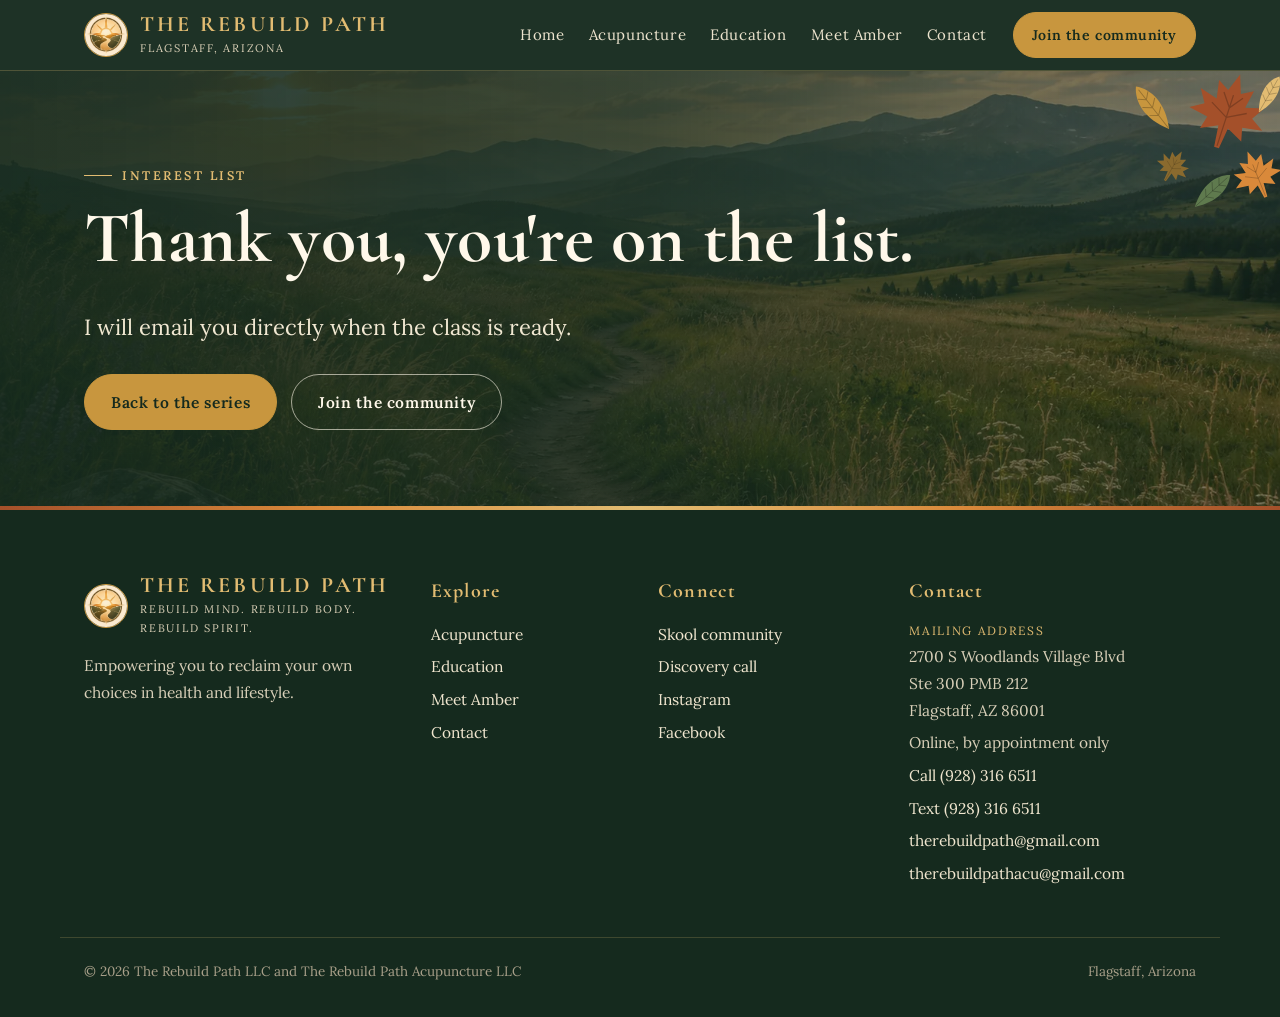
<file: public/list-thanks.html>
<!doctype html>
<html lang="en">
<head>
<meta charset="utf-8">
<meta name="viewport" content="width=device-width, initial-scale=1">
<meta name="google-site-verification" content="A9I97ulmOd-KFU6-9-u8Sgs333k6SVJPT_6PX_2Ohlo">
<title>You're on the List | The Rebuild Path</title>
<meta name="description" content="Thank you for joining the interest list for What Is Your Body Trying to Tell You?">
<meta property="og:title" content="You're on the List | The Rebuild Path">
<meta property="og:description" content="Thank you for joining the interest list for What Is Your Body Trying to Tell You?">
<meta property="og:image" content="images/amber-smith-acupuncturist.jpg">
<meta name="theme-color" content="#152A1E">
<link rel="icon" href="images/logo.jpg">
<link rel="preload" href="fonts/CormorantGaramond-700.ttf" as="font" type="font/ttf" crossorigin>
<link rel="stylesheet" href="styles.css">

</head>
<body>
<svg width="0" height="0" style="position:absolute" aria-hidden="true"><defs><symbol id="leaf" viewBox="0 0 40 80"><path d="M20 2 C35 18 39 46 20 78 C1 46 5 18 20 2 Z"/><path d="M20 8 V76 M20 26 L29 18 M20 26 L11 18 M20 40 L31 31 M20 40 L9 31 M20 54 L30 46 M20 54 L10 46" stroke="rgba(0,0,0,.25)" stroke-width="1.4" fill="none"/></symbol><symbol id="maple" viewBox="0 0 100 100"><path d="M50 4 L58 26 L72 18 L68 40 L90 34 L80 50 L96 60 L72 64 L76 80 L56 70 L53 96 L47 96 L44 70 L24 80 L28 64 L4 60 L20 50 L10 34 L32 40 L28 18 L42 26 Z"/><path d="M50 30 V94 M50 58 L72 46 M50 58 L28 46 M50 46 L62 30 M50 46 L38 30" stroke="rgba(0,0,0,.22)" stroke-width="1.6" fill="none"/></symbol></defs></svg>
<header class="site">
  <div class="bar">
    <a class="brand" href="/"><img src="images/logo.jpg" alt="" width="44" height="44"><span><b>THE REBUILD PATH</b><small>Flagstaff, Arizona</small></span></a>
    <button class="menu-btn" aria-expanded="false" aria-controls="mainnav">Menu</button>
    <nav class="main" id="mainnav" aria-label="Main"><a href="/">Home</a><a href="/acupuncture">Acupuncture</a><a href="/education">Education</a><a href="/about">Meet Amber</a><a href="/contact">Contact</a></nav>
    <a class="btn gold small" href="https://www.skool.com/the-rebuild-path-6648/about">Join the community</a>
  </div>
</header>
<main>

<section class="page-head dark photo" style="--bg:url(images/02-home-journey-meadow.webp)">
  <svg class="leafs" viewBox="0 0 300 240" aria-hidden="true">
  <use href="#maple" x="170" y="10" width="100" height="100" fill="#A4502A" transform="rotate(18 220 60)"/>
  <use href="#leaf" x="112" y="22" width="34" height="68" fill="#C8963E" transform="rotate(-38 129 56)"/>
  <use href="#maple" x="222" y="104" width="64" height="64" fill="#D9893A" transform="rotate(-22 254 136)"/>
  <use href="#leaf" x="186" y="126" width="30" height="60" fill="#5F7A4E" transform="rotate(48 201 156)"/>
  <use href="#leaf" x="256" y="14" width="26" height="52" fill="#E2BC72" transform="rotate(30 269 40)"/>
  <use href="#maple" x="132" y="104" width="44" height="44" fill="#8A6A2E" transform="rotate(30 154 126)"/>
</svg>
  <div class="wrap"><p class="eyebrow">Interest list</p><h1>Thank you, you're on the list.</h1><p class="lead">I will email you directly when the class is ready.</p>
  <div class="actions"><a class="btn gold" href="/your-body">Back to the series</a><a class="btn ghost" href="https://www.skool.com/the-rebuild-path-6648/about">Join the community</a></div></div>
</section>

</main>
<div class="rule"></div>
<footer class="site">
  <div class="wrap foot">
    <div>
      <a class="brand" href="/"><img src="images/logo.jpg" alt="" width="44" height="44"><span><b>THE REBUILD PATH</b><small>Rebuild Mind. Rebuild Body. Rebuild Spirit.</small></span></a>
      <p>Empowering you to reclaim your own choices in health and lifestyle.</p>
    </div>
    <div><h4>Explore</h4><p><a href="/acupuncture">Acupuncture</a></p><p><a href="/education">Education</a></p><p><a href="/about">Meet Amber</a></p><p><a href="/contact">Contact</a></p></div>
    <div><h4>Connect</h4><p><a href="https://www.skool.com/the-rebuild-path-6648/about">Skool community</a></p><p><a href="https://calendly.com/ambersmith2008/discovery">Discovery call</a></p><p><a href="https://www.instagram.com/therebuildpath/">Instagram</a></p><p><a href="https://www.facebook.com/profile.php?id=61582631524025">Facebook</a></p></div>
    <div><h4>Contact</h4><p class="lbl">Mailing address</p><p>2700 S Woodlands Village Blvd<br>Ste 300 PMB 212<br>Flagstaff, AZ 86001</p><p>Online, by appointment only</p><p><a href="tel:+19283166511">Call (928) 316 6511</a></p><p><a href="sms:+19283166511">Text (928) 316 6511</a></p><p><a href="mailto:therebuildpath@gmail.com">therebuildpath@gmail.com</a></p><p><a href="mailto:therebuildpathacu@gmail.com">therebuildpathacu@gmail.com</a></p></div>
  </div>
  <div class="wrap copy"><span>© 2026 The Rebuild Path LLC and The Rebuild Path Acupuncture LLC</span><span>Flagstaff, Arizona</span></div>
</footer>
<script>
(function(){
  var now=Date.now();
  document.querySelectorAll('[data-events]').forEach(function(box){
    var left=0;
    box.querySelectorAll('.event[data-ends]').forEach(function(ev){
      if(Date.parse(ev.getAttribute('data-ends'))<now){ev.remove();}else{left++;}
    });
    if(!left){var e=box.querySelector('[data-empty]'); if(e) e.hidden=false;}
  });
  document.querySelectorAll('section[data-ends]').forEach(function(sec){if(Date.parse(sec.getAttribute('data-ends'))<now) sec.remove();});
  document.querySelectorAll('form[data-ajax]').forEach(function(f){
    if(!window.fetch) return;
    var st=f.querySelector('.form-status'), er=f.querySelector('.form-error'), btn=f.querySelector('button[type=submit]'), label=btn.textContent, done=document.getElementById(f.getAttribute('data-done'));
    f.addEventListener('submit',function(e){
      e.preventDefault();
      if(f._honey&&f._honey.value) return;
      btn.disabled=true; btn.textContent='Sending, one moment'; if(er) er.hidden=true;
      st.hidden=false; st.textContent=f.getAttribute('data-sending')||'Sending. This can take up to 30 seconds.';
      var data={}; new FormData(f).forEach(function(v,k){data[k]=v;});
      var ctl=window.AbortController?new AbortController():null; var t=setTimeout(function(){if(ctl)ctl.abort();},45000);
      fetch(f.getAttribute('data-ajax'),{method:'POST',headers:{'Content-Type':'application/json','Accept':'application/json'},body:JSON.stringify(data),signal:ctl?ctl.signal:undefined})
        .then(function(r){return r.json().catch(function(){return {};}).then(function(j){return {ok:r.ok,j:j};});})
        .then(function(res){clearTimeout(t); if(res.ok&&String(res.j.success)!=='false'){f.hidden=true; if(done){done.hidden=false; done.focus();}} else {throw new Error('not sent');}})
        .catch(function(){clearTimeout(t); btn.disabled=false; btn.textContent=label; st.hidden=true; if(er) er.hidden=false;});
    });
  });
  window.addEventListener('load',function(){
    if(location.hash.length>1){var el=document.getElementById(location.hash.slice(1)); if(el){var go=function(){el.scrollIntoView({block:'start',behavior:'instant'});}; setTimeout(go,60); setTimeout(go,600);}}
  });
  var b=document.querySelector('.menu-btn'), n=document.querySelector('nav.main');
  if(b&&n){b.addEventListener('click',function(){var o=n.classList.toggle('open');b.setAttribute('aria-expanded',o);});}
})();
</script>
</body>
</html>
</file>
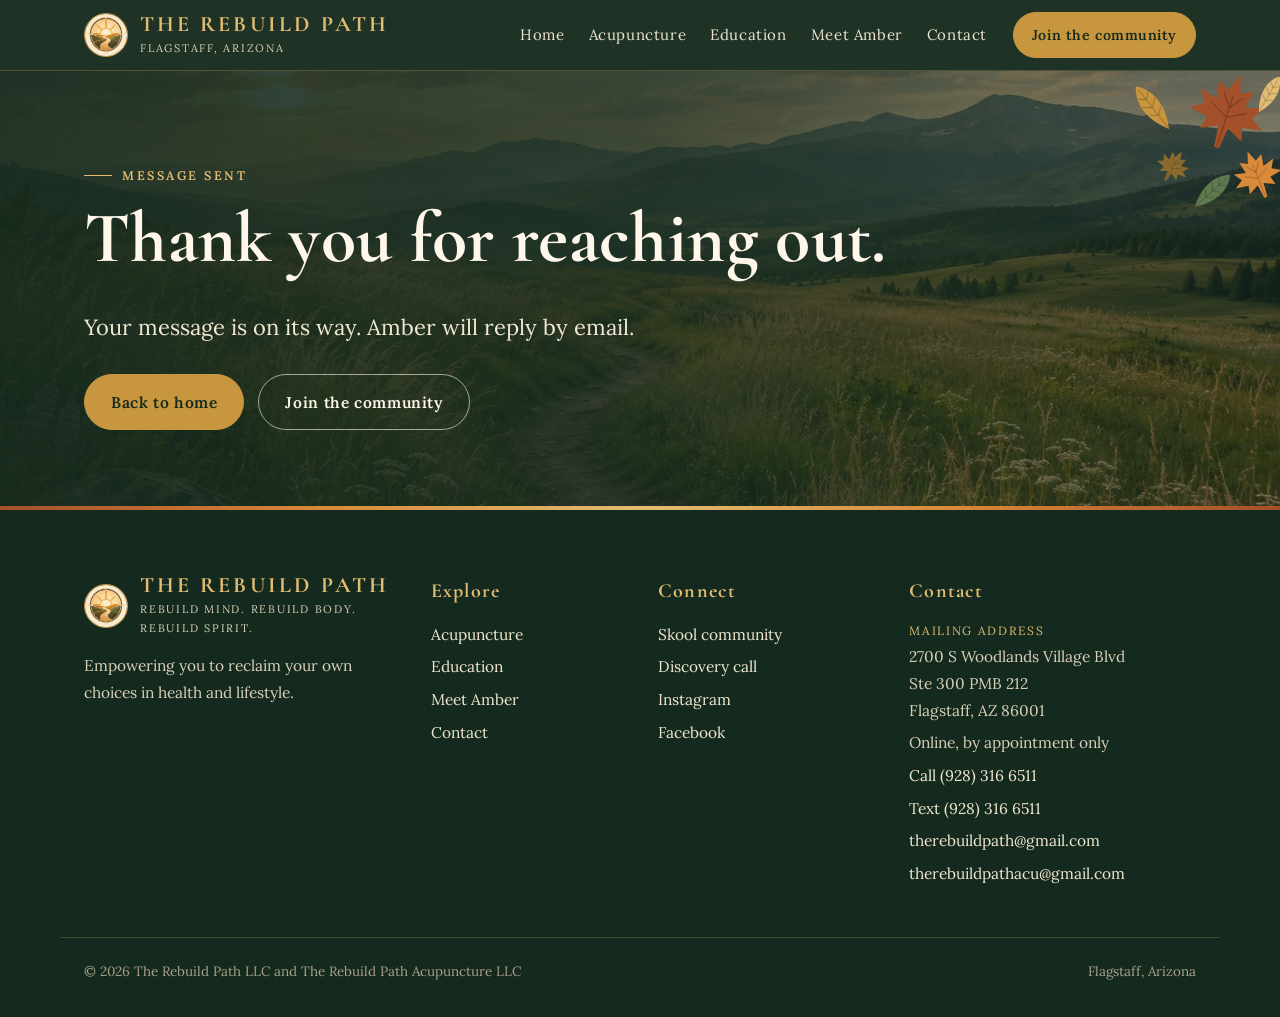
<file: public/thanks.html>
<!doctype html>
<html lang="en">
<head>
<meta charset="utf-8">
<meta name="viewport" content="width=device-width, initial-scale=1">
<meta name="google-site-verification" content="A9I97ulmOd-KFU6-9-u8Sgs333k6SVJPT_6PX_2Ohlo">
<title>Thank You | The Rebuild Path</title>
<meta name="description" content="Thank you for reaching out to The Rebuild Path.">
<meta property="og:title" content="Thank You | The Rebuild Path">
<meta property="og:description" content="Thank you for reaching out to The Rebuild Path.">
<meta property="og:image" content="images/amber-smith-acupuncturist.jpg">
<meta name="theme-color" content="#152A1E">
<link rel="icon" href="images/logo.jpg">
<link rel="preload" href="fonts/CormorantGaramond-700.ttf" as="font" type="font/ttf" crossorigin>
<link rel="stylesheet" href="styles.css">

</head>
<body>
<svg width="0" height="0" style="position:absolute" aria-hidden="true"><defs><symbol id="leaf" viewBox="0 0 40 80"><path d="M20 2 C35 18 39 46 20 78 C1 46 5 18 20 2 Z"/><path d="M20 8 V76 M20 26 L29 18 M20 26 L11 18 M20 40 L31 31 M20 40 L9 31 M20 54 L30 46 M20 54 L10 46" stroke="rgba(0,0,0,.25)" stroke-width="1.4" fill="none"/></symbol><symbol id="maple" viewBox="0 0 100 100"><path d="M50 4 L58 26 L72 18 L68 40 L90 34 L80 50 L96 60 L72 64 L76 80 L56 70 L53 96 L47 96 L44 70 L24 80 L28 64 L4 60 L20 50 L10 34 L32 40 L28 18 L42 26 Z"/><path d="M50 30 V94 M50 58 L72 46 M50 58 L28 46 M50 46 L62 30 M50 46 L38 30" stroke="rgba(0,0,0,.22)" stroke-width="1.6" fill="none"/></symbol></defs></svg>
<header class="site">
  <div class="bar">
    <a class="brand" href="/"><img src="images/logo.jpg" alt="" width="44" height="44"><span><b>THE REBUILD PATH</b><small>Flagstaff, Arizona</small></span></a>
    <button class="menu-btn" aria-expanded="false" aria-controls="mainnav">Menu</button>
    <nav class="main" id="mainnav" aria-label="Main"><a href="/">Home</a><a href="/acupuncture">Acupuncture</a><a href="/education">Education</a><a href="/about">Meet Amber</a><a href="/contact">Contact</a></nav>
    <a class="btn gold small" href="https://www.skool.com/the-rebuild-path-6648/about">Join the community</a>
  </div>
</header>
<main>

<section class="page-head dark photo" style="--bg:url(images/02-home-journey-meadow.webp)">
  <svg class="leafs" viewBox="0 0 300 240" aria-hidden="true">
  <use href="#maple" x="170" y="10" width="100" height="100" fill="#A4502A" transform="rotate(18 220 60)"/>
  <use href="#leaf" x="112" y="22" width="34" height="68" fill="#C8963E" transform="rotate(-38 129 56)"/>
  <use href="#maple" x="222" y="104" width="64" height="64" fill="#D9893A" transform="rotate(-22 254 136)"/>
  <use href="#leaf" x="186" y="126" width="30" height="60" fill="#5F7A4E" transform="rotate(48 201 156)"/>
  <use href="#leaf" x="256" y="14" width="26" height="52" fill="#E2BC72" transform="rotate(30 269 40)"/>
  <use href="#maple" x="132" y="104" width="44" height="44" fill="#8A6A2E" transform="rotate(30 154 126)"/>
</svg>
  <div class="wrap"><p class="eyebrow">Message sent</p><h1>Thank you for reaching out.</h1><p class="lead">Your message is on its way. Amber will reply by email.</p>
  <div class="actions"><a class="btn gold" href="/">Back to home</a><a class="btn ghost" href="https://www.skool.com/the-rebuild-path-6648/about">Join the community</a></div></div>
</section>

</main>
<div class="rule"></div>
<footer class="site">
  <div class="wrap foot">
    <div>
      <a class="brand" href="/"><img src="images/logo.jpg" alt="" width="44" height="44"><span><b>THE REBUILD PATH</b><small>Rebuild Mind. Rebuild Body. Rebuild Spirit.</small></span></a>
      <p>Empowering you to reclaim your own choices in health and lifestyle.</p>
    </div>
    <div><h4>Explore</h4><p><a href="/acupuncture">Acupuncture</a></p><p><a href="/education">Education</a></p><p><a href="/about">Meet Amber</a></p><p><a href="/contact">Contact</a></p></div>
    <div><h4>Connect</h4><p><a href="https://www.skool.com/the-rebuild-path-6648/about">Skool community</a></p><p><a href="https://calendly.com/ambersmith2008/discovery">Discovery call</a></p><p><a href="https://www.instagram.com/therebuildpath/">Instagram</a></p><p><a href="https://www.facebook.com/profile.php?id=61582631524025">Facebook</a></p></div>
    <div><h4>Contact</h4><p class="lbl">Mailing address</p><p>2700 S Woodlands Village Blvd<br>Ste 300 PMB 212<br>Flagstaff, AZ 86001</p><p>Online, by appointment only</p><p><a href="tel:+19283166511">Call (928) 316 6511</a></p><p><a href="sms:+19283166511">Text (928) 316 6511</a></p><p><a href="mailto:therebuildpath@gmail.com">therebuildpath@gmail.com</a></p><p><a href="mailto:therebuildpathacu@gmail.com">therebuildpathacu@gmail.com</a></p></div>
  </div>
  <div class="wrap copy"><span>© 2026 The Rebuild Path LLC and The Rebuild Path Acupuncture LLC</span><span>Flagstaff, Arizona</span></div>
</footer>
<script>
(function(){
  var now=Date.now();
  document.querySelectorAll('[data-events]').forEach(function(box){
    var left=0;
    box.querySelectorAll('.event[data-ends]').forEach(function(ev){
      if(Date.parse(ev.getAttribute('data-ends'))<now){ev.remove();}else{left++;}
    });
    if(!left){var e=box.querySelector('[data-empty]'); if(e) e.hidden=false;}
  });
  document.querySelectorAll('section[data-ends]').forEach(function(sec){if(Date.parse(sec.getAttribute('data-ends'))<now) sec.remove();});
  document.querySelectorAll('form[data-ajax]').forEach(function(f){
    if(!window.fetch) return;
    var st=f.querySelector('.form-status'), er=f.querySelector('.form-error'), btn=f.querySelector('button[type=submit]'), label=btn.textContent, done=document.getElementById(f.getAttribute('data-done'));
    f.addEventListener('submit',function(e){
      e.preventDefault();
      if(f._honey&&f._honey.value) return;
      btn.disabled=true; btn.textContent='Sending, one moment'; if(er) er.hidden=true;
      st.hidden=false; st.textContent=f.getAttribute('data-sending')||'Sending. This can take up to 30 seconds.';
      var data={}; new FormData(f).forEach(function(v,k){data[k]=v;});
      var ctl=window.AbortController?new AbortController():null; var t=setTimeout(function(){if(ctl)ctl.abort();},45000);
      fetch(f.getAttribute('data-ajax'),{method:'POST',headers:{'Content-Type':'application/json','Accept':'application/json'},body:JSON.stringify(data),signal:ctl?ctl.signal:undefined})
        .then(function(r){return r.json().catch(function(){return {};}).then(function(j){return {ok:r.ok,j:j};});})
        .then(function(res){clearTimeout(t); if(res.ok&&String(res.j.success)!=='false'){f.hidden=true; if(done){done.hidden=false; done.focus();}} else {throw new Error('not sent');}})
        .catch(function(){clearTimeout(t); btn.disabled=false; btn.textContent=label; st.hidden=true; if(er) er.hidden=false;});
    });
  });
  window.addEventListener('load',function(){
    if(location.hash.length>1){var el=document.getElementById(location.hash.slice(1)); if(el){var go=function(){el.scrollIntoView({block:'start',behavior:'instant'});}; setTimeout(go,60); setTimeout(go,600);}}
  });
  var b=document.querySelector('.menu-btn'), n=document.querySelector('nav.main');
  if(b&&n){b.addEventListener('click',function(){var o=n.classList.toggle('open');b.setAttribute('aria-expanded',o);});}
})();
</script>
</body>
</html>
</file>
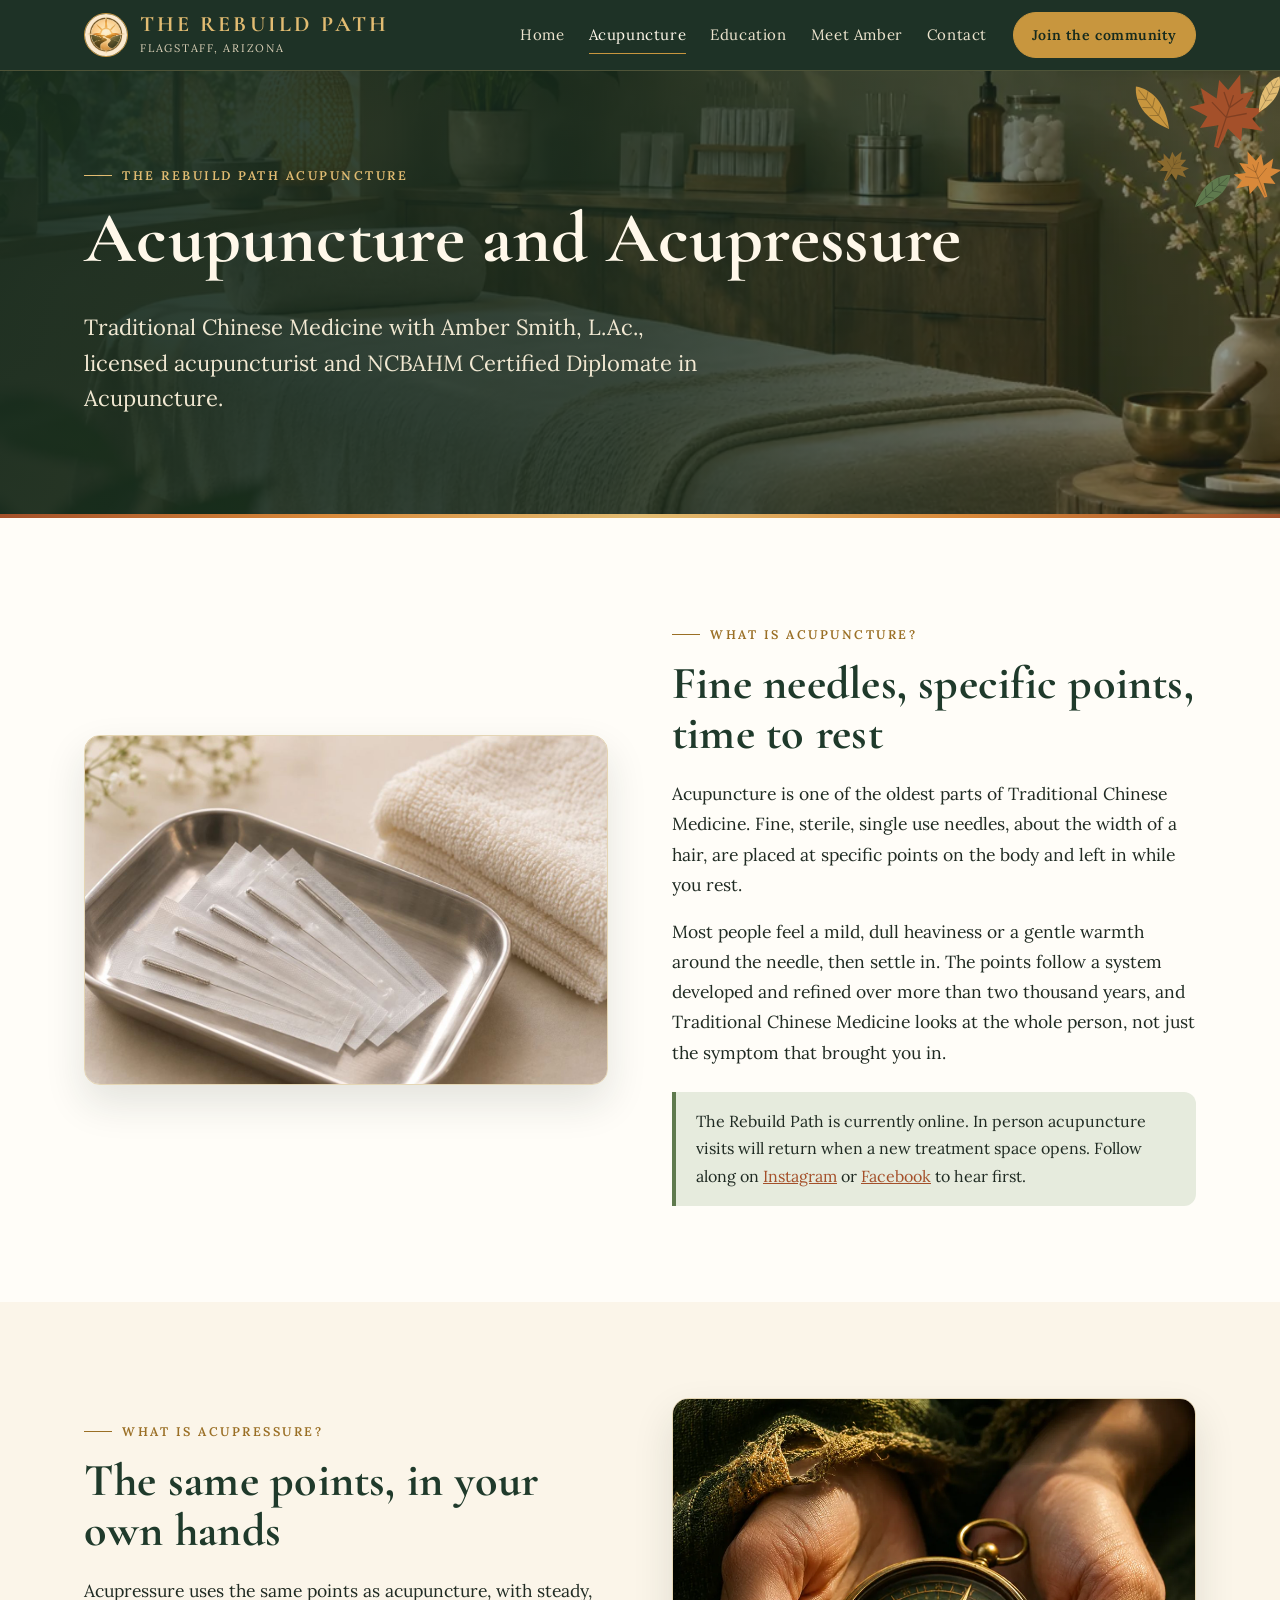
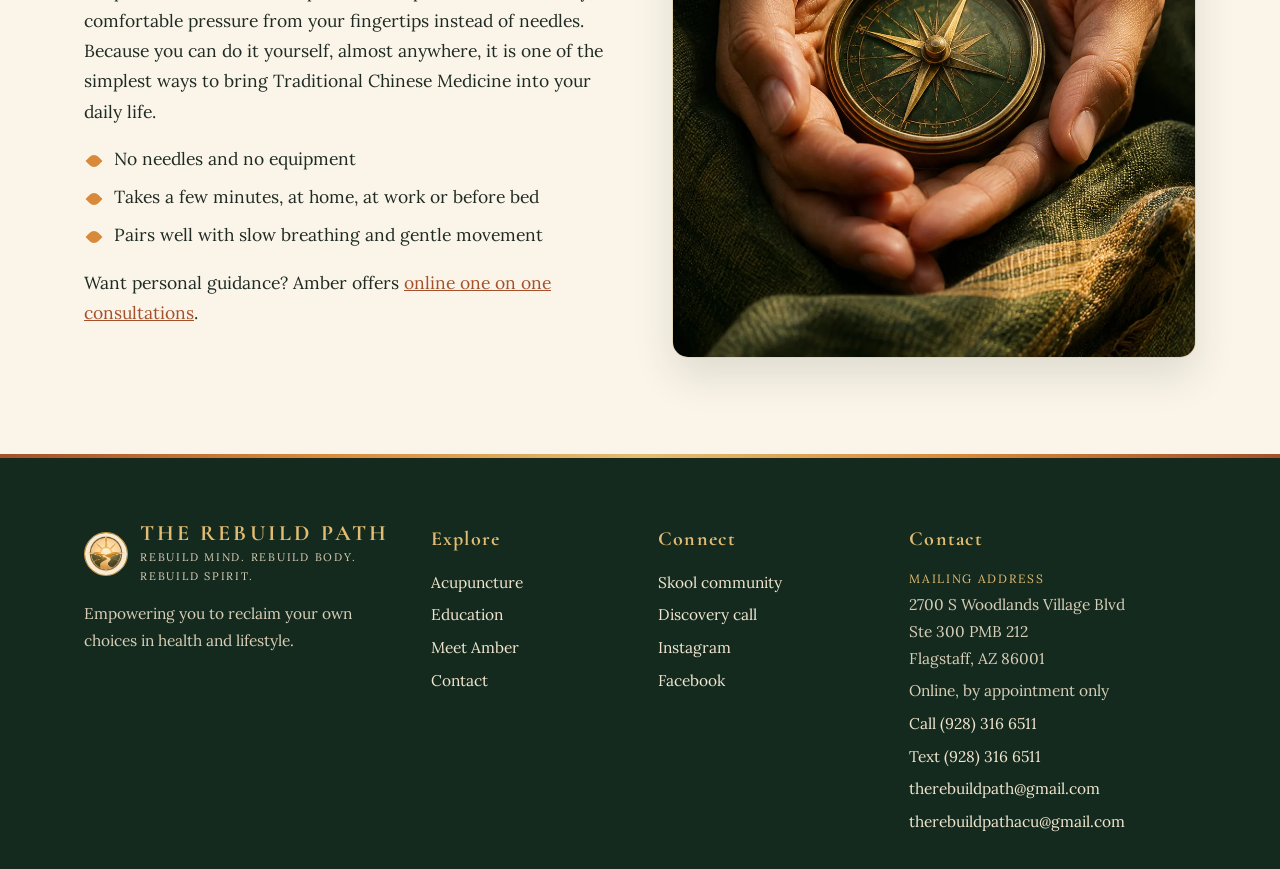
<file: public/treatment.html>
<!doctype html><html lang="en"><head><meta charset="utf-8"><meta name="robots" content="noindex"><link rel="canonical" href="acupuncture.html"><meta http-equiv="refresh" content="0; url=acupuncture.html"><title>The Rebuild Path</title></head><body><p><a href="acupuncture.html">Continue to The Rebuild Path</a></p></body></html>
</file>
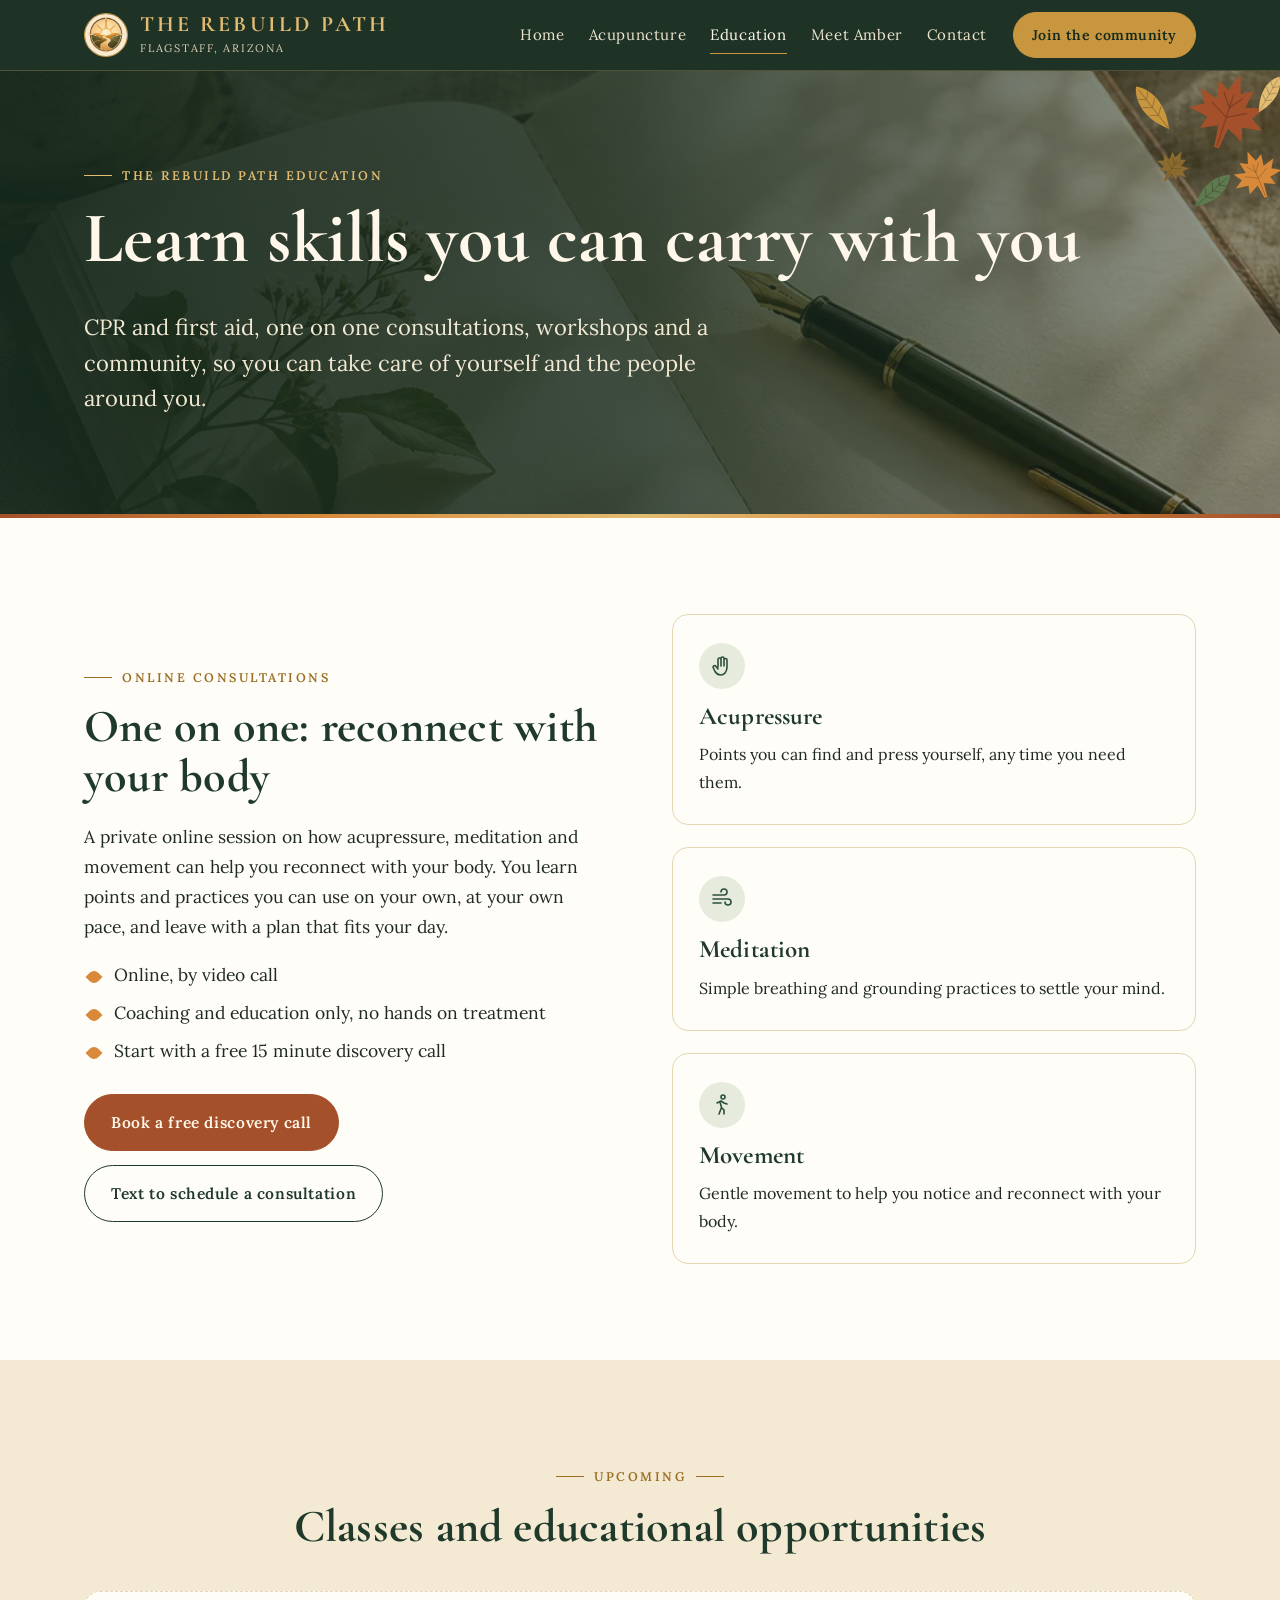
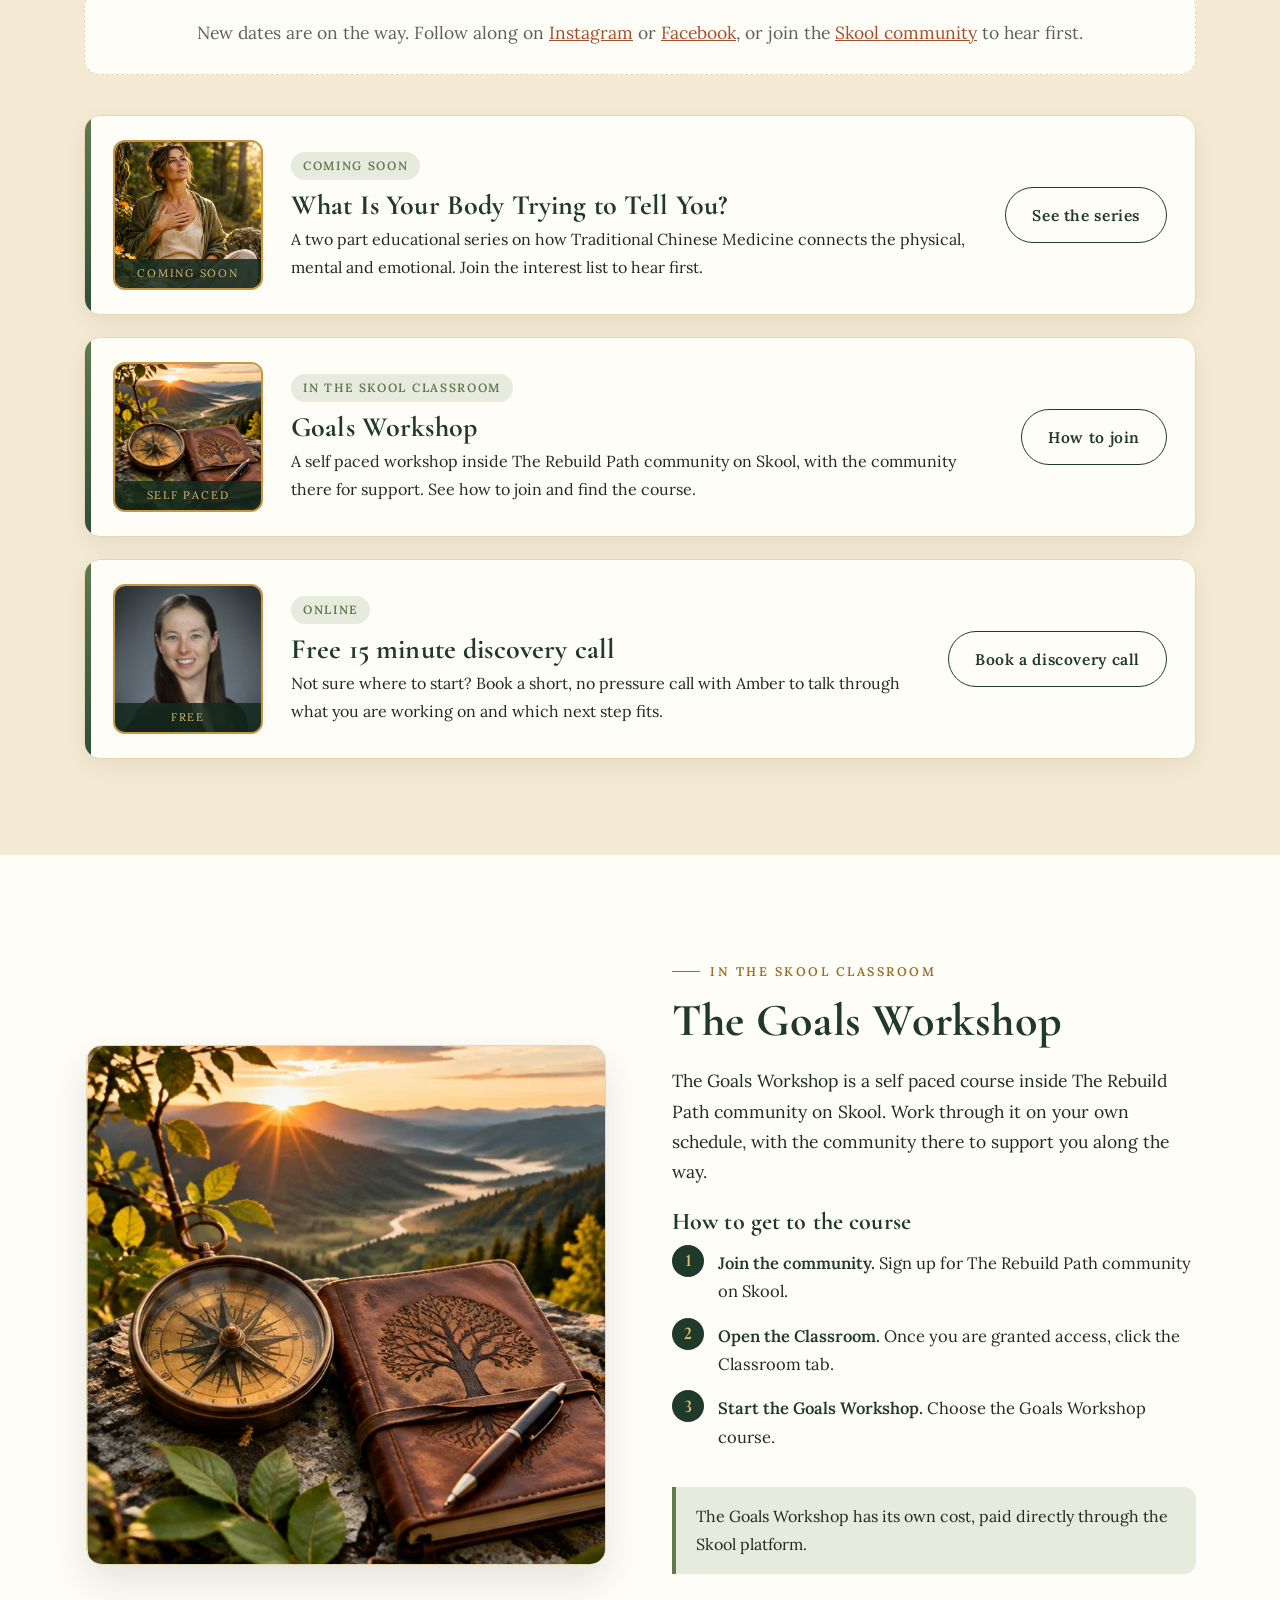
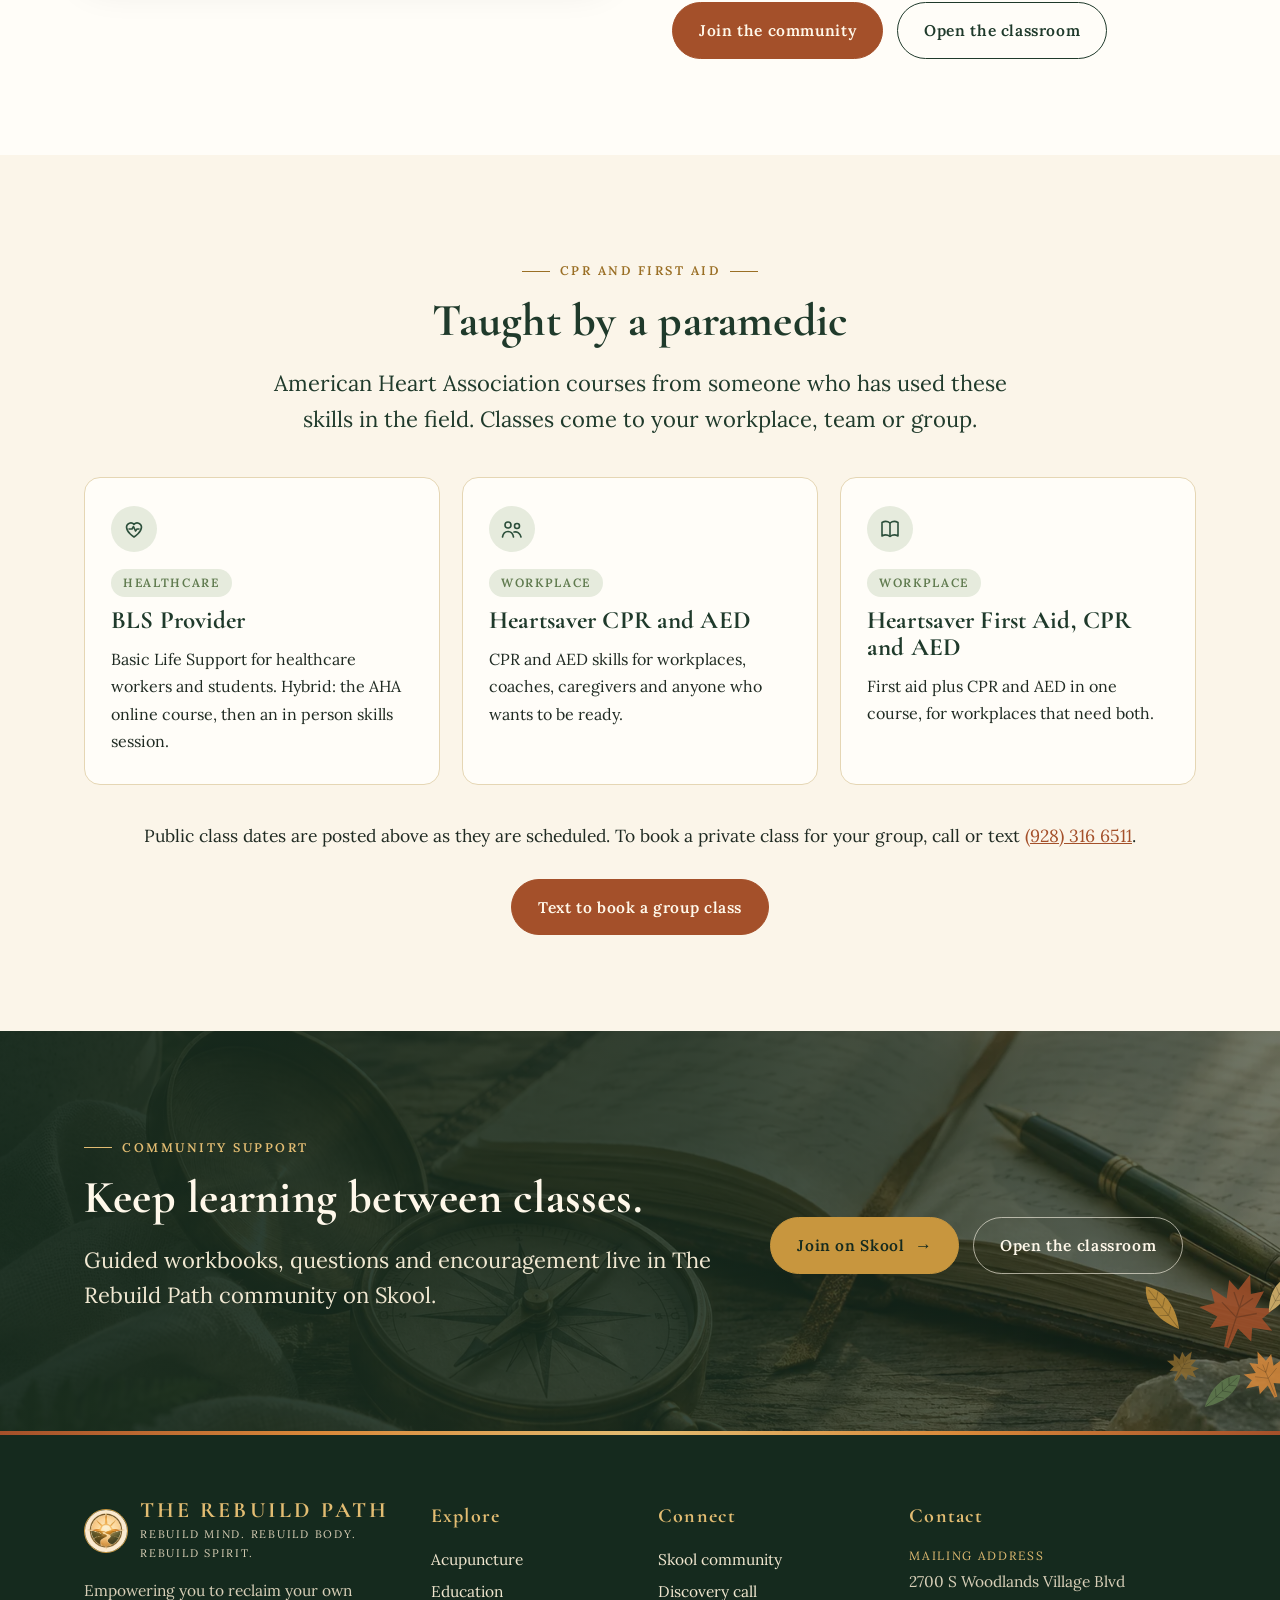
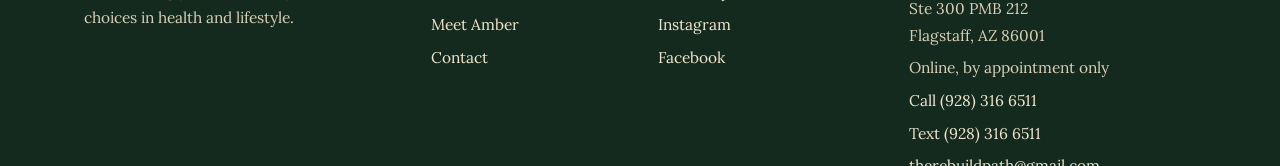
<file: public/visits.html>
<!doctype html><html lang="en"><head><meta charset="utf-8"><meta name="robots" content="noindex"><link rel="canonical" href="education.html"><meta http-equiv="refresh" content="0; url=education.html"><title>The Rebuild Path</title></head><body><p><a href="education.html">Continue to The Rebuild Path</a></p></body></html>
</file>
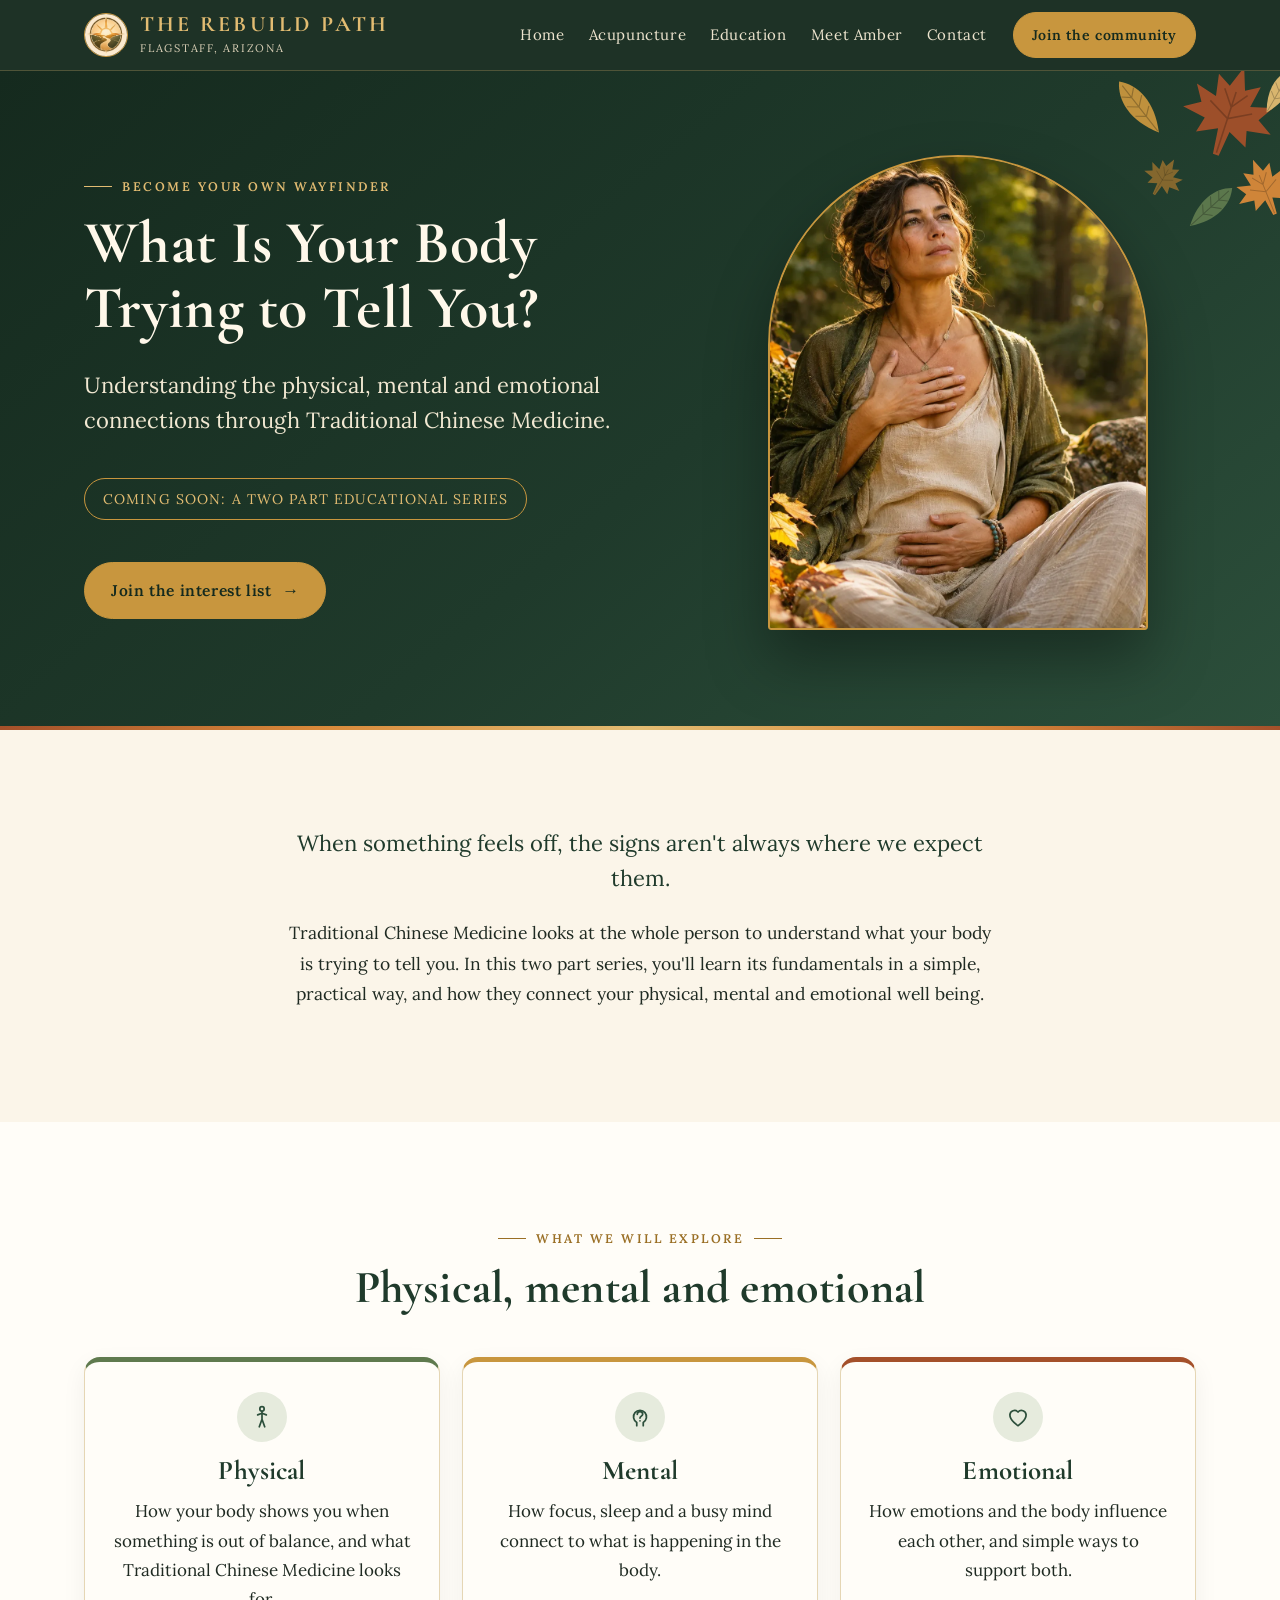
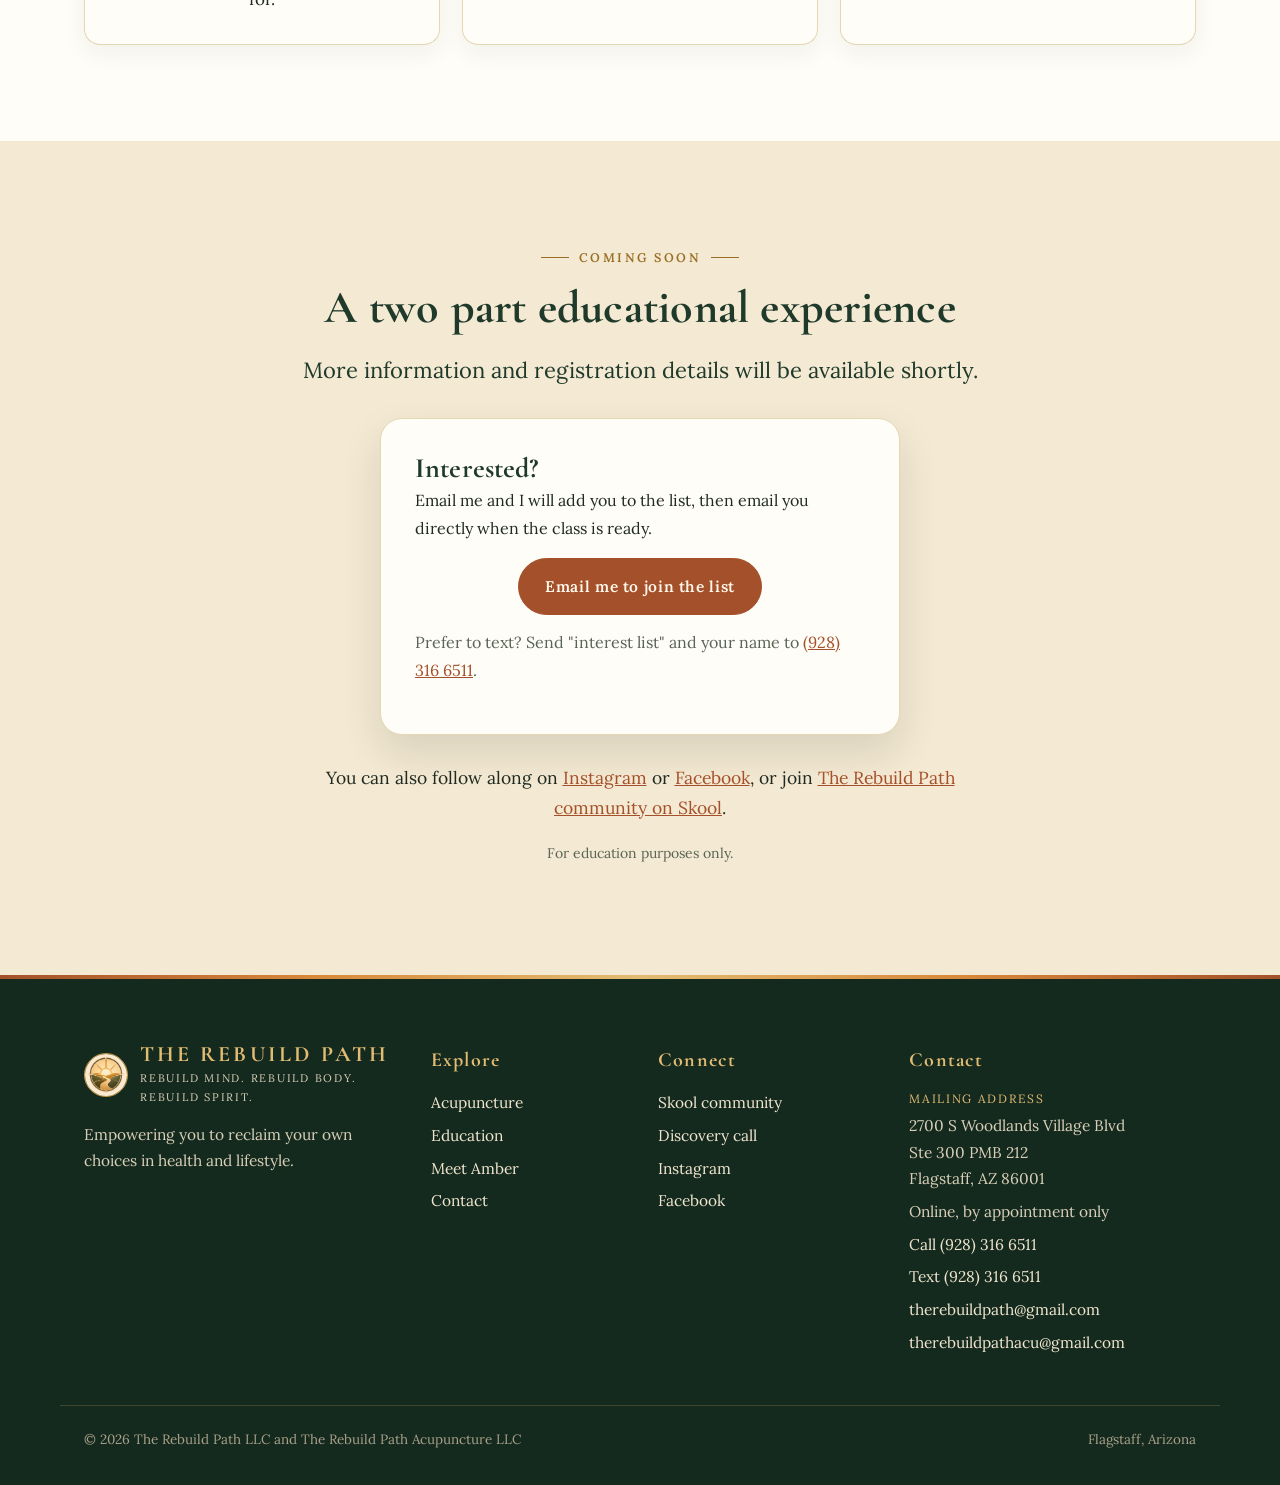
<file: public/your-body.html>
<!doctype html>
<html lang="en">
<head>
<meta charset="utf-8">
<meta name="viewport" content="width=device-width, initial-scale=1">
<meta name="google-site-verification" content="A9I97ulmOd-KFU6-9-u8Sgs333k6SVJPT_6PX_2Ohlo">
<title>What Is Your Body Trying to Tell You? | A Two Part Series | The Rebuild Path</title>
<meta name="description" content="An upcoming two part educational series from The Rebuild Path on how Traditional Chinese Medicine understands the physical, mental and emotional connections in the body, and how its fundamentals can help you.">
<meta property="og:title" content="What Is Your Body Trying to Tell You? | A Two Part Series | The Rebuild Path">
<meta property="og:description" content="An upcoming two part educational series from The Rebuild Path on how Traditional Chinese Medicine understands the physical, mental and emotional connections in the body, and how its fundamentals can help you.">
<meta property="og:image" content="images/amber-smith-acupuncturist.jpg">
<meta name="theme-color" content="#152A1E">
<link rel="icon" href="images/logo.jpg">
<link rel="preload" href="fonts/CormorantGaramond-700.ttf" as="font" type="font/ttf" crossorigin>
<link rel="stylesheet" href="styles.css">

</head>
<body>
<svg width="0" height="0" style="position:absolute" aria-hidden="true"><defs><symbol id="leaf" viewBox="0 0 40 80"><path d="M20 2 C35 18 39 46 20 78 C1 46 5 18 20 2 Z"/><path d="M20 8 V76 M20 26 L29 18 M20 26 L11 18 M20 40 L31 31 M20 40 L9 31 M20 54 L30 46 M20 54 L10 46" stroke="rgba(0,0,0,.25)" stroke-width="1.4" fill="none"/></symbol><symbol id="maple" viewBox="0 0 100 100"><path d="M50 4 L58 26 L72 18 L68 40 L90 34 L80 50 L96 60 L72 64 L76 80 L56 70 L53 96 L47 96 L44 70 L24 80 L28 64 L4 60 L20 50 L10 34 L32 40 L28 18 L42 26 Z"/><path d="M50 30 V94 M50 58 L72 46 M50 58 L28 46 M50 46 L62 30 M50 46 L38 30" stroke="rgba(0,0,0,.22)" stroke-width="1.6" fill="none"/></symbol></defs></svg>
<header class="site">
  <div class="bar">
    <a class="brand" href="/"><img src="images/logo.jpg" alt="" width="44" height="44"><span><b>THE REBUILD PATH</b><small>Flagstaff, Arizona</small></span></a>
    <button class="menu-btn" aria-expanded="false" aria-controls="mainnav">Menu</button>
    <nav class="main" id="mainnav" aria-label="Main"><a href="/">Home</a><a href="/acupuncture">Acupuncture</a><a href="/education">Education</a><a href="/about">Meet Amber</a><a href="/contact">Contact</a></nav>
    <a class="btn gold small" href="https://www.skool.com/the-rebuild-path-6648/about">Join the community</a>
  </div>
</header>
<main>

<section class="infl-hero dark">
  <svg class="leafs" viewBox="0 0 300 240" aria-hidden="true">
  <use href="#maple" x="170" y="10" width="100" height="100" fill="#A4502A" transform="rotate(18 220 60)"/>
  <use href="#leaf" x="112" y="22" width="34" height="68" fill="#C8963E" transform="rotate(-38 129 56)"/>
  <use href="#maple" x="222" y="104" width="64" height="64" fill="#D9893A" transform="rotate(-22 254 136)"/>
  <use href="#leaf" x="186" y="126" width="30" height="60" fill="#5F7A4E" transform="rotate(48 201 156)"/>
  <use href="#leaf" x="256" y="14" width="26" height="52" fill="#E2BC72" transform="rotate(30 269 40)"/>
  <use href="#maple" x="132" y="104" width="44" height="44" fill="#8A6A2E" transform="rotate(30 154 126)"/>
</svg>
  <div class="wrap">
    <div>
      <p class="eyebrow">Become Your Own Wayfinder</p>
      <h1>What Is Your Body Trying to Tell You?</h1>
      <p class="lead">Understanding the physical, mental and emotional connections through Traditional Chinese Medicine.</p>
      <p class="infl-flag">Coming soon: a two part educational series</p>
      <div class="actions"><a class="btn gold arrow" href="#register">Join the interest list</a></div>
    </div>
    <div class="infl-photo"><img src="images/series-meditation.webp" alt="A woman sitting in a forest with one hand on her chest and one on her belly, listening to her body" loading="eager" style="object-position:center 18%"></div>
  </div>
</section>
<div class="rule"></div>

<section class="cream">
  <div class="wrap narrow infl-intro">
    <p class="lead">When something feels off, the signs aren't always where we expect them.</p>
    <p>Traditional Chinese Medicine looks at the whole person to understand what your body is trying to tell you. In this two part series, you'll learn its fundamentals in a simple, practical way, and how they connect your physical, mental and emotional well being.</p>
  </div>
</section>

<section>
  <div class="wrap">
    <div class="center" style="margin-bottom:44px"><p class="eyebrow">What we will explore</p><h2>Physical, mental and emotional</h2></div>
    <div class="infl-themes"><article class="infl-theme body"><div class="ico"><svg viewBox="0 0 24 24" fill="none" stroke="#2C4F3B" stroke-width="1.6" stroke-linecap="round" stroke-linejoin="round"><circle cx="12" cy="4.5" r="2"/><path d="M12 7v7M8 10l4-1.5 4 1.5M9.5 21l2.5-7 2.5 7"/></svg></div><h3>Physical</h3><p>How your body shows you when something is out of balance, and what Traditional Chinese Medicine looks for.</p></article><article class="infl-theme mind"><div class="ico"><svg viewBox="0 0 24 24" fill="none" stroke="#2C4F3B" stroke-width="1.6" stroke-linecap="round" stroke-linejoin="round"><path d="M9 20v-3a6 6 0 1 1 6 0v3"/><path d="M9.5 9.5a2.5 2.5 0 0 1 5 0c0 1.5-2.5 2-2.5 3.5M12 15.5v.01"/></svg></div><h3>Mental</h3><p>How focus, sleep and a busy mind connect to what is happening in the body.</p></article><article class="infl-theme heart"><div class="ico"><svg viewBox="0 0 24 24" fill="none" stroke="#2C4F3B" stroke-width="1.6" stroke-linecap="round" stroke-linejoin="round"><path d="M12 20s-7.5-4.6-7.5-10A4.3 4.3 0 0 1 12 7.4 4.3 4.3 0 0 1 19.5 10c0 5.4-7.5 10-7.5 10z"/></svg></div><h3>Emotional</h3><p>How emotions and the body influence each other, and simple ways to support both.</p></article></div>
  </div>
</section>

<section class="parch" id="register"><div class="wrap narrow center">
  <p class="eyebrow">Coming soon</p>
  <h2>A two part educational experience</h2>
  <p class="lead">More information and registration details will be available shortly.</p>
  <div class="interest">
    <div class="form" id="interest">
      <h3>Interested?</h3>
      <p>Email me and I will add you to the list, then email you directly when the class is ready.</p>
      <div class="actions" style="margin-top:16px"><a class="btn" href="mailto:therebuildpath@gmail.com?subject=Interest%20list%3A%20What%20Is%20Your%20Body%20Trying%20to%20Tell%20You%3F&amp;body=Please%20add%20me%20to%20the%20interest%20list.%0A%0AName%3A%20">Email me to join the list</a></div>
      <p class="fine" style="margin-top:14px">Prefer to text? Send "interest list" and your name to <a href="sms:+19283166511">(928) 316 6511</a>.</p>
    </div>
  </div>
  <p style="margin-top:28px">You can also follow along on <a href="https://www.instagram.com/therebuildpath/">Instagram</a> or <a href="https://www.facebook.com/profile.php?id=61582631524025">Facebook</a>, or join <a href="https://www.skool.com/the-rebuild-path-6648/about">The Rebuild Path community on Skool</a>.</p>
  <p class="fine" style="margin-top:12px">For education purposes only.</p>
</div></section>

</main>
<div class="rule"></div>
<footer class="site">
  <div class="wrap foot">
    <div>
      <a class="brand" href="/"><img src="images/logo.jpg" alt="" width="44" height="44"><span><b>THE REBUILD PATH</b><small>Rebuild Mind. Rebuild Body. Rebuild Spirit.</small></span></a>
      <p>Empowering you to reclaim your own choices in health and lifestyle.</p>
    </div>
    <div><h4>Explore</h4><p><a href="/acupuncture">Acupuncture</a></p><p><a href="/education">Education</a></p><p><a href="/about">Meet Amber</a></p><p><a href="/contact">Contact</a></p></div>
    <div><h4>Connect</h4><p><a href="https://www.skool.com/the-rebuild-path-6648/about">Skool community</a></p><p><a href="https://calendly.com/ambersmith2008/discovery">Discovery call</a></p><p><a href="https://www.instagram.com/therebuildpath/">Instagram</a></p><p><a href="https://www.facebook.com/profile.php?id=61582631524025">Facebook</a></p></div>
    <div><h4>Contact</h4><p class="lbl">Mailing address</p><p>2700 S Woodlands Village Blvd<br>Ste 300 PMB 212<br>Flagstaff, AZ 86001</p><p>Online, by appointment only</p><p><a href="tel:+19283166511">Call (928) 316 6511</a></p><p><a href="sms:+19283166511">Text (928) 316 6511</a></p><p><a href="mailto:therebuildpath@gmail.com">therebuildpath@gmail.com</a></p><p><a href="mailto:therebuildpathacu@gmail.com">therebuildpathacu@gmail.com</a></p></div>
  </div>
  <div class="wrap copy"><span>© 2026 The Rebuild Path LLC and The Rebuild Path Acupuncture LLC</span><span>Flagstaff, Arizona</span></div>
</footer>
<script>
(function(){
  var now=Date.now();
  document.querySelectorAll('[data-events]').forEach(function(box){
    var left=0;
    box.querySelectorAll('.event[data-ends]').forEach(function(ev){
      if(Date.parse(ev.getAttribute('data-ends'))<now){ev.remove();}else{left++;}
    });
    if(!left){var e=box.querySelector('[data-empty]'); if(e) e.hidden=false;}
  });
  document.querySelectorAll('section[data-ends]').forEach(function(sec){if(Date.parse(sec.getAttribute('data-ends'))<now) sec.remove();});
  document.querySelectorAll('form[data-ajax]').forEach(function(f){
    if(!window.fetch) return;
    var st=f.querySelector('.form-status'), er=f.querySelector('.form-error'), btn=f.querySelector('button[type=submit]'), label=btn.textContent, done=document.getElementById(f.getAttribute('data-done'));
    f.addEventListener('submit',function(e){
      e.preventDefault();
      if(f._honey&&f._honey.value) return;
      btn.disabled=true; btn.textContent='Sending, one moment'; if(er) er.hidden=true;
      st.hidden=false; st.textContent=f.getAttribute('data-sending')||'Sending. This can take up to 30 seconds.';
      var data={}; new FormData(f).forEach(function(v,k){data[k]=v;});
      var ctl=window.AbortController?new AbortController():null; var t=setTimeout(function(){if(ctl)ctl.abort();},45000);
      fetch(f.getAttribute('data-ajax'),{method:'POST',headers:{'Content-Type':'application/json','Accept':'application/json'},body:JSON.stringify(data),signal:ctl?ctl.signal:undefined})
        .then(function(r){return r.json().catch(function(){return {};}).then(function(j){return {ok:r.ok,j:j};});})
        .then(function(res){clearTimeout(t); if(res.ok&&String(res.j.success)!=='false'){f.hidden=true; if(done){done.hidden=false; done.focus();}} else {throw new Error('not sent');}})
        .catch(function(){clearTimeout(t); btn.disabled=false; btn.textContent=label; st.hidden=true; if(er) er.hidden=false;});
    });
  });
  window.addEventListener('load',function(){
    if(location.hash.length>1){var el=document.getElementById(location.hash.slice(1)); if(el){var go=function(){el.scrollIntoView({block:'start',behavior:'instant'});}; setTimeout(go,60); setTimeout(go,600);}}
  });
  var b=document.querySelector('.menu-btn'), n=document.querySelector('nav.main');
  if(b&&n){b.addEventListener('click',function(){var o=n.classList.toggle('open');b.setAttribute('aria-expanded',o);});}
})();
</script>
</body>
</html>
</file>
<file: public/styles.css>
/* The Rebuild Path: forest and autumn */
@font-face{font-family:"Cormorant Garamond";font-style:normal;font-weight:600;font-display:swap;src:url(fonts/CormorantGaramond-600.ttf) format("truetype")}
@font-face{font-family:"Cormorant Garamond";font-style:normal;font-weight:700;font-display:swap;src:url(fonts/CormorantGaramond-700.ttf) format("truetype")}
@font-face{font-family:"Cormorant Garamond";font-style:italic;font-weight:500;font-display:swap;src:url(fonts/CormorantGaramond-500i.ttf) format("truetype")}
@font-face{font-family:"Lora";font-style:normal;font-weight:400;font-display:swap;src:url(fonts/Lora-400.ttf) format("truetype")}
@font-face{font-family:"Lora";font-style:normal;font-weight:600;font-display:swap;src:url(fonts/Lora-600.ttf) format("truetype")}
@font-face{font-family:"Lora";font-style:italic;font-weight:400;font-display:swap;src:url(fonts/Lora-400i.ttf) format("truetype")}

:root{
  --forest:#1F3A2B; --forest-deep:#152A1E; --forest2:#2C4F3B; --moss:#5F7A4E; --sage:#E6EBDD;
  --gold:#C8963E; --gold-light:#E2BC72; --gold-dark:#9A6F25; --rust:#A4502A; --amber:#D9893A;
  --cream:#FBF5E9; --parch:#F4E9D2; --line:#E5D6B4; --ink:#1F2A22; --muted:#5A6455; --page:#FFFDF8;
  --display:"Cormorant Garamond",Georgia,"Times New Roman",serif;
  --body:"Lora",Georgia,"Times New Roman",serif;
  --radius:16px; --shadow:0 18px 40px rgba(21,42,30,.12);
}
*{box-sizing:border-box}
html{scroll-behavior:smooth}
body{margin:0;background:var(--page);color:var(--ink);font-family:var(--body);font-size:17.5px;line-height:1.72;-webkit-font-smoothing:antialiased;overflow-x:hidden}
img{max-width:100%;height:auto;display:block}
a{color:var(--rust)}
h1,h2,h3{font-family:var(--display);font-weight:700;color:var(--forest);line-height:1.08;margin:0 0 .45em;letter-spacing:.005em}
h1{font-size:clamp(42px,6vw,72px)}
h2{font-size:clamp(32px,4vw,46px)}
h3{font-size:clamp(24px,2.4vw,28px)}
p{margin:0 0 1em}
.wrap{max-width:1160px;margin:0 auto;padding:0 24px}
.narrow{max-width:760px}
.center{text-align:center}
.muted{color:var(--muted)}
.eyebrow{font-family:var(--body);text-transform:uppercase;letter-spacing:.2em;font-size:12.5px;font-weight:600;color:var(--gold-dark);margin:0 0 14px;display:inline-flex;align-items:center;gap:10px}
.eyebrow::before{content:"";width:28px;height:1px;background:currentColor}
.center .eyebrow::after{content:"";width:28px;height:1px;background:currentColor}
.lead{font-size:clamp(19px,2vw,22px);line-height:1.6;color:var(--forest)}
section{padding:96px 0;position:relative}
.cream{background:var(--cream)}
.parch{background:var(--parch)}
.dark{background:linear-gradient(140deg,var(--forest-deep) 0%,var(--forest) 55%,var(--forest2) 100%);color:#EFE6D0}
.dark h1,.dark h2,.dark h3{color:#FFF8EA}
.dark .eyebrow{color:var(--gold-light)}
.dark .lead{color:#F1E8D2}
.rule{height:4px;background:linear-gradient(90deg,var(--rust),var(--amber),var(--gold-light),var(--amber),var(--rust))}

/* buttons */
.btn{display:inline-flex;align-items:center;gap:10px;font-family:var(--body);font-weight:600;font-size:15.5px;letter-spacing:.04em;text-decoration:none;padding:14px 26px;border-radius:999px;background:var(--rust);color:#FFF8EA;border:1.5px solid var(--rust);transition:transform .15s ease,background .15s ease}
.btn:hover{background:#8C4021;transform:translateY(-1px)}
.btn.gold{background:var(--gold);border-color:var(--gold);color:var(--forest-deep)}
.btn.gold:hover{background:var(--gold-light)}
.btn.ghost{background:transparent;color:var(--forest);border-color:var(--forest)}
.btn.ghost:hover{background:var(--forest);color:#FFF8EA}
.dark .btn.ghost{color:#FFF8EA;border-color:rgba(255,248,234,.6)}
.dark .btn.ghost:hover{background:#FFF8EA;color:var(--forest)}
.btn.small{padding:10px 18px;font-size:14px}
.actions{display:flex;flex-wrap:wrap;gap:14px;margin-top:28px}
.center .actions{justify-content:center}
.arrow::after{content:"→";font-size:1.1em;line-height:1}

/* header */
header.site{position:sticky;top:0;z-index:20;background:rgba(21,42,30,.96);backdrop-filter:blur(8px);border-bottom:1px solid rgba(226,188,114,.25)}
.bar{max-width:1160px;margin:0 auto;padding:12px 24px;display:flex;align-items:center;gap:26px}
.brand{display:flex;align-items:center;gap:12px;text-decoration:none;color:#FFF8EA;margin-right:auto}
.brand img{width:44px;height:44px;border-radius:50%;border:1.5px solid var(--gold)}
.brand b{font-family:var(--display);font-size:22px;letter-spacing:.14em;font-weight:700;color:var(--gold-light);display:block;line-height:1}
.brand small{display:block;font-size:11px;letter-spacing:.16em;text-transform:uppercase;color:#D9CFB6;margin-top:4px}
nav.main{display:flex;gap:24px}
nav.main a{color:#EDE4CE;text-decoration:none;font-size:15px;letter-spacing:.04em;padding:6px 0;border-bottom:1.5px solid transparent}
nav.main a:hover,nav.main a.on{color:#FFF8EA;border-bottom-color:var(--gold)}
.menu-btn{display:none}

/* hero */
.hero{padding:88px 0 110px;overflow:hidden}
.hero .wrap{display:grid;grid-template-columns:1.15fr .85fr;gap:56px;align-items:center}
.hero h1 em{font-style:italic;font-weight:500;color:var(--gold-light)}
.hero .lead{max-width:560px}
.arch{position:relative;justify-self:center;width:min(380px,100%)}
.arch .frame{aspect-ratio:4/5;border-radius:999px 999px 18px 18px;overflow:hidden;border:2px solid var(--gold);box-shadow:0 30px 60px rgba(0,0,0,.35);position:relative;z-index:1;background:var(--forest2)}
.arch .frame img{width:100%;height:100%;object-fit:cover;object-position:center 20%}
.arch::before{content:"";position:absolute;inset:-16px -16px 16px 16px;border-radius:999px 999px 18px 18px;border:1px solid rgba(226,188,114,.45)}
.arch .cap{position:absolute;z-index:2;left:-28px;bottom:34px;background:var(--cream);color:var(--forest);border-radius:12px;padding:12px 18px;box-shadow:var(--shadow);font-size:14px;line-height:1.35}
.arch .cap b{font-family:var(--display);font-size:21px;display:block}
.leafs{position:absolute;pointer-events:none}
.hero .leafs{right:-30px;top:-20px;width:320px;height:260px;opacity:.95}

/* vision */
.vision{text-align:center}
.vision blockquote{font-family:var(--display);font-style:italic;font-weight:500;font-size:clamp(30px,4vw,46px);line-height:1.2;color:var(--forest);margin:0 auto 28px;max-width:900px}
.vision blockquote::before,.vision blockquote::after{color:var(--gold)}
.vision blockquote::before{content:"\201C"}
.vision blockquote::after{content:"\201D"}

/* winding path */
.trail{position:relative;max-width:1000px;margin:56px auto 0}
.trail svg.line{position:absolute;left:0;top:0;width:100%;height:100%;z-index:0}
.stop{position:relative;z-index:1;display:grid;grid-template-columns:1fr 1fr;gap:56px;align-items:center;margin-bottom:72px}
.stop:last-child{margin-bottom:0}
.stop .pic{border-radius:var(--radius);overflow:hidden;box-shadow:var(--shadow);aspect-ratio:3/2;background:var(--parch);border:1px solid var(--line)}
.stop .pic img{width:100%;height:100%;object-fit:cover}
.stop .pic.contain img{object-fit:contain;background:#FCF4E9}
.stop .txt{background:var(--page);border:1px solid var(--line);border-radius:var(--radius);padding:30px 32px;box-shadow:0 8px 24px rgba(21,42,30,.06)}
.stop.flip .pic{order:2}
.stop .marker{display:inline-flex;align-items:center;justify-content:center;width:44px;height:44px;border-radius:50%;background:var(--forest);color:var(--gold-light);font-family:var(--display);font-weight:700;font-size:22px;margin-bottom:12px;border:2px solid var(--gold)}
.more{font-weight:600;text-decoration:none;color:var(--rust);letter-spacing:.03em}
.more::after{content:" →"}

/* events */
.events{display:grid;gap:22px}
.event{display:grid;grid-template-columns:150px 1fr auto;gap:28px;align-items:center;background:var(--page);border:1px solid var(--line);border-radius:var(--radius);padding:24px 28px;box-shadow:0 8px 24px rgba(21,42,30,.06);position:relative;overflow:hidden}
.event::before{content:"";position:absolute;left:0;top:0;bottom:0;width:6px;background:linear-gradient(180deg,var(--amber),var(--rust))}
.date{text-align:center;background:var(--forest);color:#FFF8EA;border-radius:12px;padding:14px 10px}
.date small{display:block;font-size:12px;letter-spacing:.18em;text-transform:uppercase;color:var(--gold-light)}
.date b{display:block;font-family:var(--display);font-size:46px;line-height:1;font-variant-numeric:lining-nums}
.date span{display:block;font-size:13px;color:#DCD2B9}
.event h3{margin-bottom:.2em}
.event .meta{display:flex;flex-wrap:wrap;gap:8px 18px;font-size:15px;color:var(--muted);margin:4px 0 8px}
.event .meta span::before{content:"•";color:var(--gold);margin-right:8px}
.event .meta span:first-child::before{content:none}
.event p{margin:0;font-size:16px}
.price{font-family:var(--display);font-weight:700;font-size:34px;color:var(--forest);text-align:center;line-height:1;margin-bottom:10px;font-variant-numeric:lining-nums}
.empty{border:1.5px dashed var(--line);border-radius:var(--radius);padding:26px 28px;text-align:center;color:var(--muted);background:var(--page)}
.fine{font-size:14px;color:var(--muted)}

/* page head */
.page-head{padding:84px 0 76px;overflow:hidden}
.page-head .leafs{right:-20px;top:-10px;width:260px;height:200px}
.page-head p.lead{max-width:640px}

/* split and cards */
.split{display:grid;grid-template-columns:1fr 1fr;gap:64px;align-items:center}
.split.rev .media{order:2}
.media{border-radius:var(--radius);overflow:hidden;box-shadow:var(--shadow);border:1px solid var(--line);background:#FCF4E9}
.media img{width:100%}
.cards{display:grid;grid-template-columns:repeat(3,1fr);gap:22px;margin-top:40px}
.card{background:var(--page);border:1px solid var(--line);border-radius:var(--radius);padding:28px 26px;position:relative}
.card .ico{width:46px;height:46px;border-radius:50%;background:var(--sage);display:flex;align-items:center;justify-content:center;margin-bottom:14px}
.card .ico svg{width:24px;height:24px}
.card h3{font-size:25px}
.card p{font-size:16px;margin:0}
.tag{display:inline-block;font-size:12px;letter-spacing:.14em;text-transform:uppercase;font-weight:600;color:var(--moss);background:var(--sage);border-radius:999px;padding:4px 12px;margin-bottom:12px}
.note{background:var(--sage);border-left:4px solid var(--moss);border-radius:0 12px 12px 0;padding:16px 20px;font-size:16px;margin-top:24px}
.note.rust{background:#FAEBDD;border-left-color:var(--rust)}
ul.ticks{list-style:none;padding:0;margin:0 0 1em}
ul.ticks li{padding-left:30px;position:relative;margin-bottom:8px}
ul.ticks li::before{content:"";position:absolute;left:4px;top:.62em;width:12px;height:12px;border-radius:50% 0;background:var(--amber);transform:rotate(45deg)}
.feature{background:var(--page);border:1px solid var(--line);border-radius:22px;overflow:hidden;display:grid;grid-template-columns:1fr 1fr;box-shadow:var(--shadow)}
.feature .fimg{background:#FCF4E9;display:flex;align-items:center}
.feature .fimg img{width:100%}
.feature .fbody{padding:40px 40px 36px}

/* community band */
.community{overflow:hidden}
.community .wrap{display:grid;grid-template-columns:1.2fr .8fr;gap:48px;align-items:center}
.community .leafs{left:-30px;bottom:-30px;width:260px;height:200px;opacity:.85}

/* about */
.about{display:grid;grid-template-columns:.8fr 1.2fr;gap:64px;align-items:start}
.about .photo{border-radius:999px 999px 18px 18px;border:2px solid var(--gold);box-shadow:var(--shadow)}
.cred{display:flex;gap:16px;align-items:flex-start;margin-top:26px;background:var(--cream);border:1px solid var(--line);border-radius:var(--radius);padding:18px}
.cred img{width:72px;flex:none}
.cred ul{margin:0;padding-left:18px;font-size:15.5px}

/* footer */
footer.site{background:var(--forest-deep);color:#D8CFB8;padding:64px 0 34px;font-size:15.5px}
footer.site a{color:#F0E6CF;text-decoration:none}
footer.site a:hover{color:var(--gold-light)}
.foot{display:grid;grid-template-columns:1.3fr .8fr .9fr 1.2fr;gap:36px}
.foot h4{font-family:var(--display);color:var(--gold-light);font-size:20px;margin:0 0 12px;letter-spacing:.06em}
.foot .brand{margin-bottom:14px}
.foot p{margin:0 0 6px}
.copy{border-top:1px solid rgba(226,188,114,.2);margin-top:44px;padding-top:22px;font-size:13.5px;color:#A9A08A;display:flex;justify-content:space-between;flex-wrap:wrap;gap:10px}

/* responsive */
@media (max-width:900px){
  section{padding:72px 0}
  .hero{padding:56px 0 80px}
  .hero .wrap,.split,.about,.community .wrap,.feature{grid-template-columns:1fr;gap:40px}
  .split.rev .media{order:0}
  .arch{width:min(300px,82%)}
  .arch .cap{left:-12px}
  .cards{grid-template-columns:1fr}
  .stop{grid-template-columns:1fr;gap:18px;margin-bottom:48px;padding-left:44px}
  .stop.flip .pic{order:0}
  .trail svg.line{display:none}
  .trail::before{content:"";position:absolute;left:21px;top:8px;bottom:8px;border-left:2px dashed var(--gold)}
  .stop .marker{position:absolute;left:0;top:0;margin:0}
  .event{grid-template-columns:1fr;gap:16px;text-align:left}
  .date{display:flex;gap:12px;align-items:baseline;justify-content:flex-start;padding:10px 16px;width:max-content}
  .date b{font-size:32px}
  .price{text-align:left}
  .foot{grid-template-columns:1fr 1fr}
  .feature .fbody{padding:28px 24px}
  .hero .leafs,.page-head .leafs{width:180px;height:150px;right:-40px;opacity:.7}
}
@media (max-width:760px){
  nav.main{display:none;position:absolute;left:0;right:0;top:100%;background:var(--forest-deep);flex-direction:column;gap:0;padding:8px 24px 18px;border-bottom:1px solid rgba(226,188,114,.25)}
  nav.main.open{display:flex}
  nav.main a{padding:12px 0;border-bottom:1px solid rgba(255,255,255,.08)}
  .menu-btn{display:inline-flex;background:none;border:1.5px solid rgba(226,188,114,.6);color:#FFF8EA;border-radius:999px;padding:8px 14px;font:inherit;font-size:14px}
  .bar .btn{display:none}
  .foot{grid-template-columns:1fr}
  body{font-size:17px}
}
.card p.tag,.event p.tag{font-size:12px;margin:0 0 10px}
.stop .marker,.date b,.price{font-variant-numeric:lining-nums;font-feature-settings:"lnum" 1}

/* photo backgrounds with scrim */
.dark.photo{background:linear-gradient(90deg,rgba(21,42,30,.94) 0%,rgba(21,42,30,.86) 42%,rgba(21,42,30,.55) 75%,rgba(21,42,30,.35) 100%),var(--bg) center/cover no-repeat}
.community.photo{background:linear-gradient(90deg,rgba(21,42,30,.93) 0%,rgba(21,42,30,.85) 55%,rgba(21,42,30,.6) 100%),var(--bg) center 60%/cover no-repeat}
.page-head.photo{background:linear-gradient(90deg,rgba(21,42,30,.93) 0%,rgba(21,42,30,.82) 50%,rgba(21,42,30,.45) 100%),var(--bg) center 55%/cover no-repeat}
figure.wide{margin:48px 0 0;border-radius:22px;overflow:hidden;position:relative;aspect-ratio:21/8;box-shadow:var(--shadow)}
figure.wide img{width:100%;height:100%;object-fit:cover}
figure.wide figcaption{position:absolute;left:0;right:0;bottom:0;padding:60px 28px 22px;background:linear-gradient(0deg,rgba(21,42,30,.78),transparent);color:#FFF8EA;font-family:var(--display);font-style:italic;font-weight:500;font-size:clamp(22px,2.6vw,32px);text-align:left}
figure.wide.dim{aspect-ratio:21/7;opacity:.95}
.media.tall{aspect-ratio:4/5;max-height:560px;justify-self:center;width:100%}
.media.tall img{width:100%;height:100%;object-fit:cover}
p.lbl{font-size:12px;letter-spacing:.14em;text-transform:uppercase;color:var(--gold-light);margin-bottom:2px}
.event.ongoing::before{background:linear-gradient(180deg,var(--moss),var(--forest2))}
.event.ongoing .date{display:flex;flex-direction:column;align-items:center;gap:6px}
@media (max-width:900px){ figure.wide{aspect-ratio:16/10} figure.wide.dim{aspect-ratio:16/9} .media.tall{max-height:none} .event.ongoing .date{flex-direction:row} }

/* faq */
.faq-tabs{position:sticky;top:69px;z-index:5;background:var(--page);border-bottom:1px solid var(--line)}
.faq-tabs .wrap{display:flex;gap:10px;justify-content:center;padding-top:12px;padding-bottom:12px}
.faq-tabs a{text-decoration:none;color:var(--forest);border:1.5px solid var(--forest);border-radius:999px;padding:8px 22px;font-weight:600;font-size:15px}
.faq-tabs a:hover{background:var(--forest);color:#FFF8EA}
.faq-sec{scroll-margin-top:130px}
details.qa{background:var(--page);border:1px solid var(--line);border-radius:14px;margin:0 0 12px;overflow:hidden}
details.qa summary{cursor:pointer;list-style:none;padding:18px 56px 18px 22px;font-family:var(--display);font-weight:700;font-size:22px;color:var(--forest);position:relative;line-height:1.25}
details.qa summary::-webkit-details-marker{display:none}
details.qa summary::after{content:"+";position:absolute;right:20px;top:50%;transform:translateY(-50%);width:28px;height:28px;border-radius:50%;background:var(--sage);color:var(--forest);font-family:var(--body);font-size:20px;line-height:28px;text-align:center}
details.qa[open] summary::after{content:"\2212";background:var(--gold);color:var(--forest-deep)}
details.qa[open]{border-color:var(--gold)}
.ans{padding:0 22px 6px;font-size:16.5px}

/* contact */
.contact-grid{display:grid;grid-template-columns:1.25fr .75fr;gap:48px;align-items:start}
.form{background:var(--page);border:1px solid var(--line);border-radius:22px;padding:34px;box-shadow:var(--shadow)}
.form label{display:block;font-weight:600;color:var(--forest);font-size:15px;margin-bottom:18px}
.form input,.form textarea{display:block;width:100%;margin-top:8px;font:inherit;font-weight:400;color:var(--ink);background:var(--cream);border:1.5px solid var(--line);border-radius:12px;padding:12px 14px}
.form input:focus,.form textarea:focus{outline:none;border-color:var(--gold);background:#fff}
.form .hp{position:absolute;left:-9999px;width:1px;height:1px;opacity:0}
.contact-side{display:grid;gap:16px}
.contact-side .card{padding:22px 24px}
.contact-side .card h3{font-size:23px}
@media (max-width:900px){.contact-grid{grid-template-columns:1fr}.faq-tabs{top:68px}}
@media (max-width:1120px){
  nav.main{display:none;position:absolute;left:0;right:0;top:100%;background:var(--forest-deep);flex-direction:column;gap:0;padding:8px 24px 18px;border-bottom:1px solid rgba(226,188,114,.25)}
  nav.main.open{display:flex}
  nav.main a{padding:12px 0;border-bottom:1px solid rgba(255,255,255,.08)}
  .menu-btn{display:inline-flex;background:none;border:1.5px solid rgba(226,188,114,.6);color:#FFF8EA;border-radius:999px;padding:8px 14px;font:inherit;font-size:14px;cursor:pointer}
}
.form-status{margin:16px 0 0;padding:12px 16px;border-radius:12px;background:var(--sage);border-left:4px solid var(--moss);font-size:15.5px}
.form-status.error{background:#FAEBDD;border-left-color:var(--rust)}
.form button[disabled]{opacity:.75;cursor:progress}
.form-done{background:var(--page);border:1px solid var(--gold);border-radius:22px;padding:40px 34px;box-shadow:var(--shadow)}
.form-done h2{font-size:clamp(28px,3vw,36px)}
.page-head.photo.light{background:linear-gradient(90deg,rgba(21,42,30,.9) 0%,rgba(21,42,30,.66) 38%,rgba(21,42,30,.15) 72%,rgba(21,42,30,0) 100%),var(--bg) center 24%/cover no-repeat}
@media (max-width:900px){.page-head.photo.light{background:linear-gradient(180deg,rgba(21,42,30,.35) 0%,rgba(21,42,30,.8) 55%,rgba(21,42,30,.9) 100%),var(--bg) center 30%/cover no-repeat}}

/* inflammation series */
.infl-hero{padding:84px 0 96px;overflow:hidden}
.infl-hero .wrap{display:grid;grid-template-columns:1.1fr .9fr;gap:56px;align-items:center}
.infl-hero h1{font-size:clamp(38px,5vw,60px)}
.infl-flag{display:inline-block;margin-top:18px;border:1px solid var(--gold);color:var(--gold-light);border-radius:999px;padding:8px 18px;font-size:14px;letter-spacing:.08em;text-transform:uppercase}
.infl-photo{border-radius:999px 999px 18px 18px;overflow:hidden;border:2px solid var(--gold);box-shadow:0 30px 60px rgba(0,0,0,.35);aspect-ratio:4/5;width:min(380px,100%);justify-self:center;background:var(--forest2)}
.infl-photo img,.infl-photo svg{width:100%;height:100%;object-fit:cover;display:block}
.infl-intro{text-align:center}
.infl-intro .infl-q{font-family:var(--display);font-style:italic;font-weight:500;font-size:clamp(26px,3vw,34px);color:var(--rust);margin:6px 0 22px}
.infl-themes{display:grid;grid-template-columns:repeat(3,1fr);gap:22px}
.infl-theme{background:var(--page);border:1px solid var(--line);border-radius:var(--radius);padding:30px 28px;border-top:5px solid var(--moss);box-shadow:0 8px 24px rgba(21,42,30,.06)}
.infl-theme.mind{border-top-color:var(--gold)}
.infl-theme.heart{border-top-color:var(--rust)}
.infl-theme .ico{width:50px;height:50px;border-radius:50%;background:var(--sage);display:flex;align-items:center;justify-content:center;margin-bottom:14px}
.infl-theme .ico svg{width:26px;height:26px}
.infl-theme h3{font-size:27px}
.infl-theme p{font-size:16px;color:var(--muted)}
.infl-theme ul.ticks li{font-size:16px}
.infl-parts{display:grid;grid-template-columns:1fr 1fr;gap:22px}
.infl-part{background:var(--page);border:1px solid var(--line);border-radius:var(--radius);padding:28px}
.infl-part .meta{display:flex;flex-wrap:wrap;gap:6px 16px;font-size:15px;color:var(--muted);margin:4px 0 10px}
.infl-buy{display:flex;align-items:center;justify-content:space-between;gap:16px;margin-top:18px}
@media (max-width:900px){.infl-hero .wrap,.infl-themes,.infl-parts{grid-template-columns:1fr}.infl-photo{width:min(300px,82%)}}
.infl-hero{position:relative}
.infl-hero .leafs{right:-30px;top:-20px;width:300px;height:240px;opacity:.95}
@media (max-width:900px){.infl-hero .leafs{width:170px;height:140px;right:-40px;top:-10px;opacity:.7}}
.interest{max-width:520px;margin:30px auto 0;text-align:left}
.interest .form h3{font-size:28px;margin-bottom:4px}
.interest .form>p{font-size:16px}
.interest .form-done{text-align:center}
.interest .form-done h3{font-size:28px}
section[id]{scroll-margin-top:84px}
.infl-theme{text-align:center}
.infl-theme .ico{margin:0 auto 14px}
.infl-theme p{font-size:17px;color:var(--ink);margin:0}
.event .thumb{display:block;position:relative;width:150px;aspect-ratio:1/1;border-radius:12px;overflow:hidden;border:2px solid var(--gold)}
.event .thumb img{width:100%;height:100%;object-fit:cover;object-position:center 18%;transition:transform .3s ease}
.event .thumb:hover img{transform:scale(1.04)}
.event .thumb span{position:absolute;left:0;right:0;bottom:0;background:rgba(21,42,30,.85);color:var(--gold-light);font-size:11px;letter-spacing:.16em;text-transform:uppercase;text-align:center;padding:5px 4px}
a.plain{color:inherit;text-decoration:none}
a.plain:hover{color:var(--rust)}
@media (max-width:900px){.event .thumb{width:100%;max-width:340px;aspect-ratio:16/10}}
/* whole card opens the series page */
.event.ongoing{position:relative}
a.stretch::after{content:"";position:absolute;inset:0;z-index:1;border-radius:var(--radius)}
.event.ongoing .thumb,.event.ongoing .btn{position:relative;z-index:2}
.event.ongoing:has(a.stretch):hover{box-shadow:0 14px 34px rgba(21,42,30,.14);cursor:pointer}
.goals-media{aspect-ratio:1/1;max-width:520px;justify-self:center}
.goals-media img{width:100%;height:100%;object-fit:cover}
.howto-title{font-size:24px;margin:22px 0 10px}
ol.howto-steps{list-style:none;counter-reset:step;padding:0;margin:0 0 6px}
ol.howto-steps li{counter-increment:step;position:relative;padding:4px 0 12px 46px;font-size:16.5px}
ol.howto-steps li::before{content:counter(step);position:absolute;left:0;top:0;width:32px;height:32px;border-radius:50%;background:var(--forest);color:var(--gold-light);font-family:var(--display);font-weight:700;font-size:18px;display:flex;align-items:center;justify-content:center;font-variant-numeric:lining-nums}
ol.howto-steps b{color:var(--forest)}
</file>
